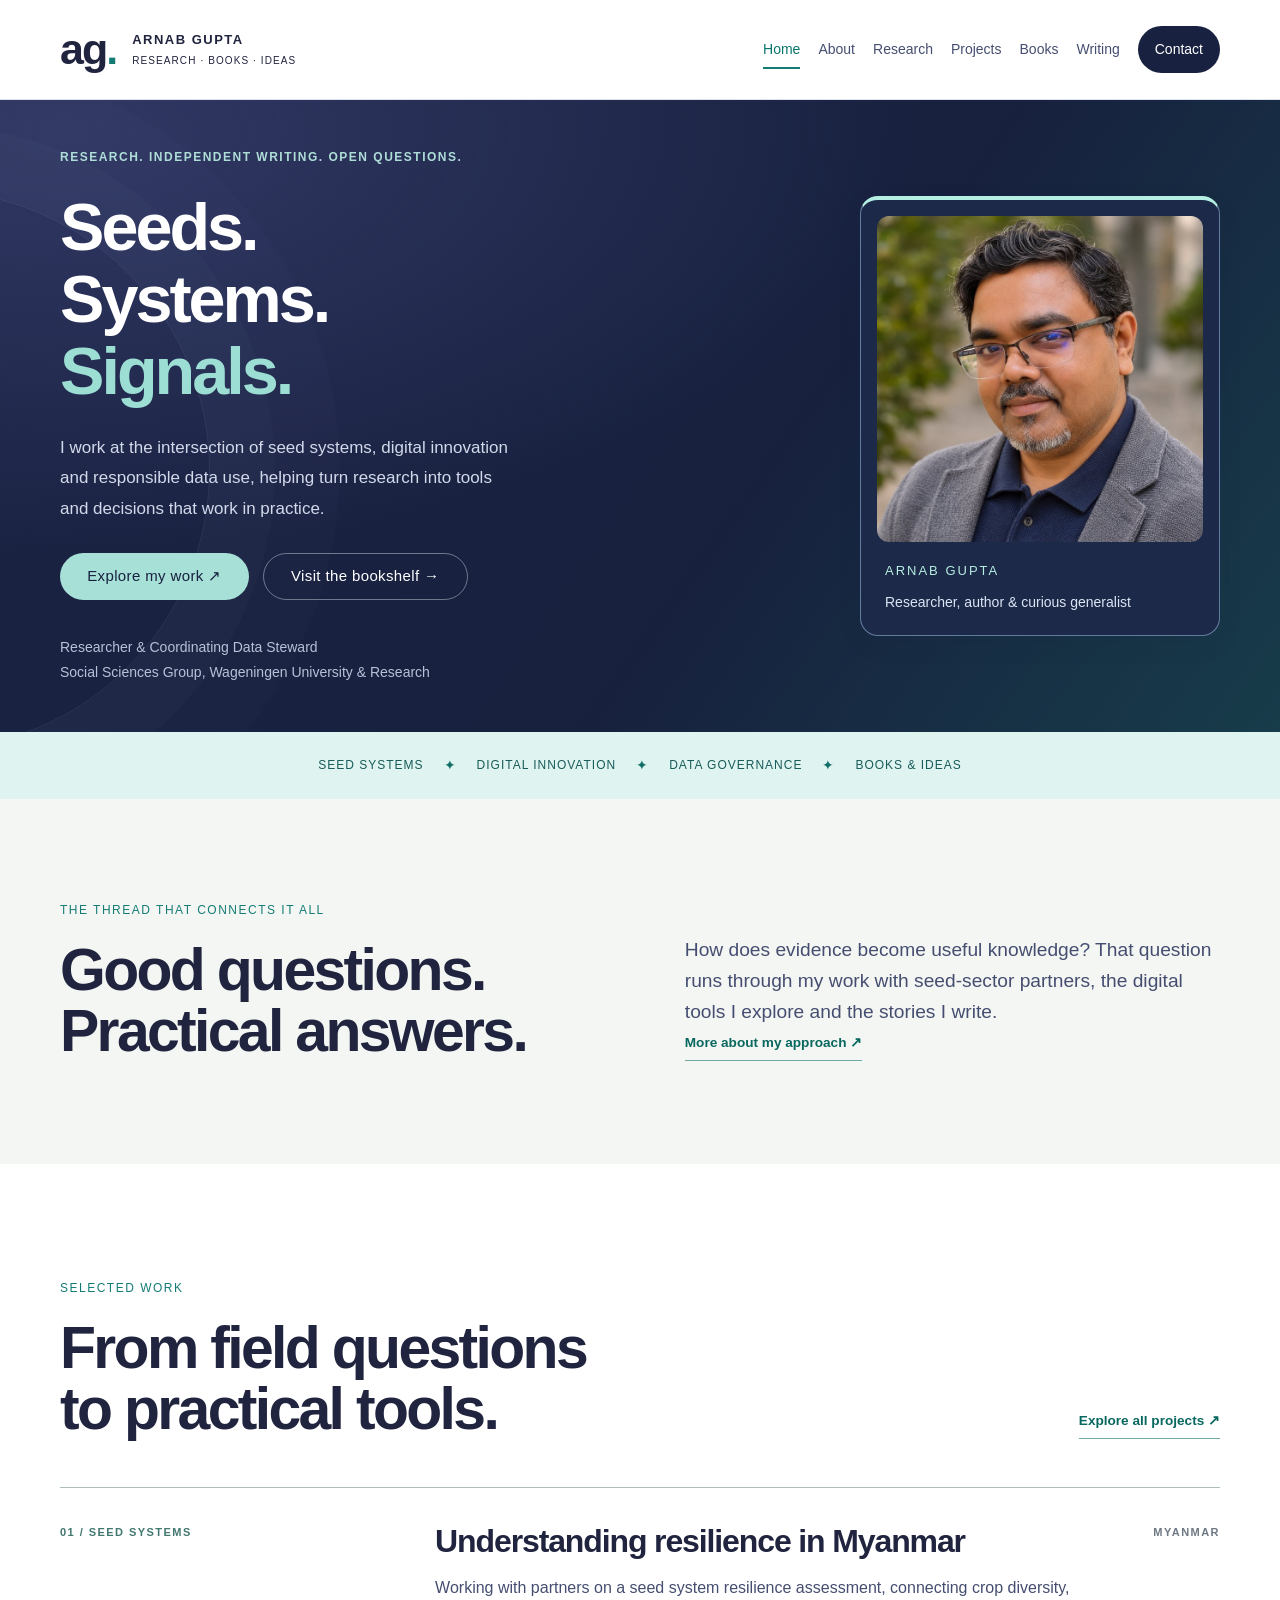
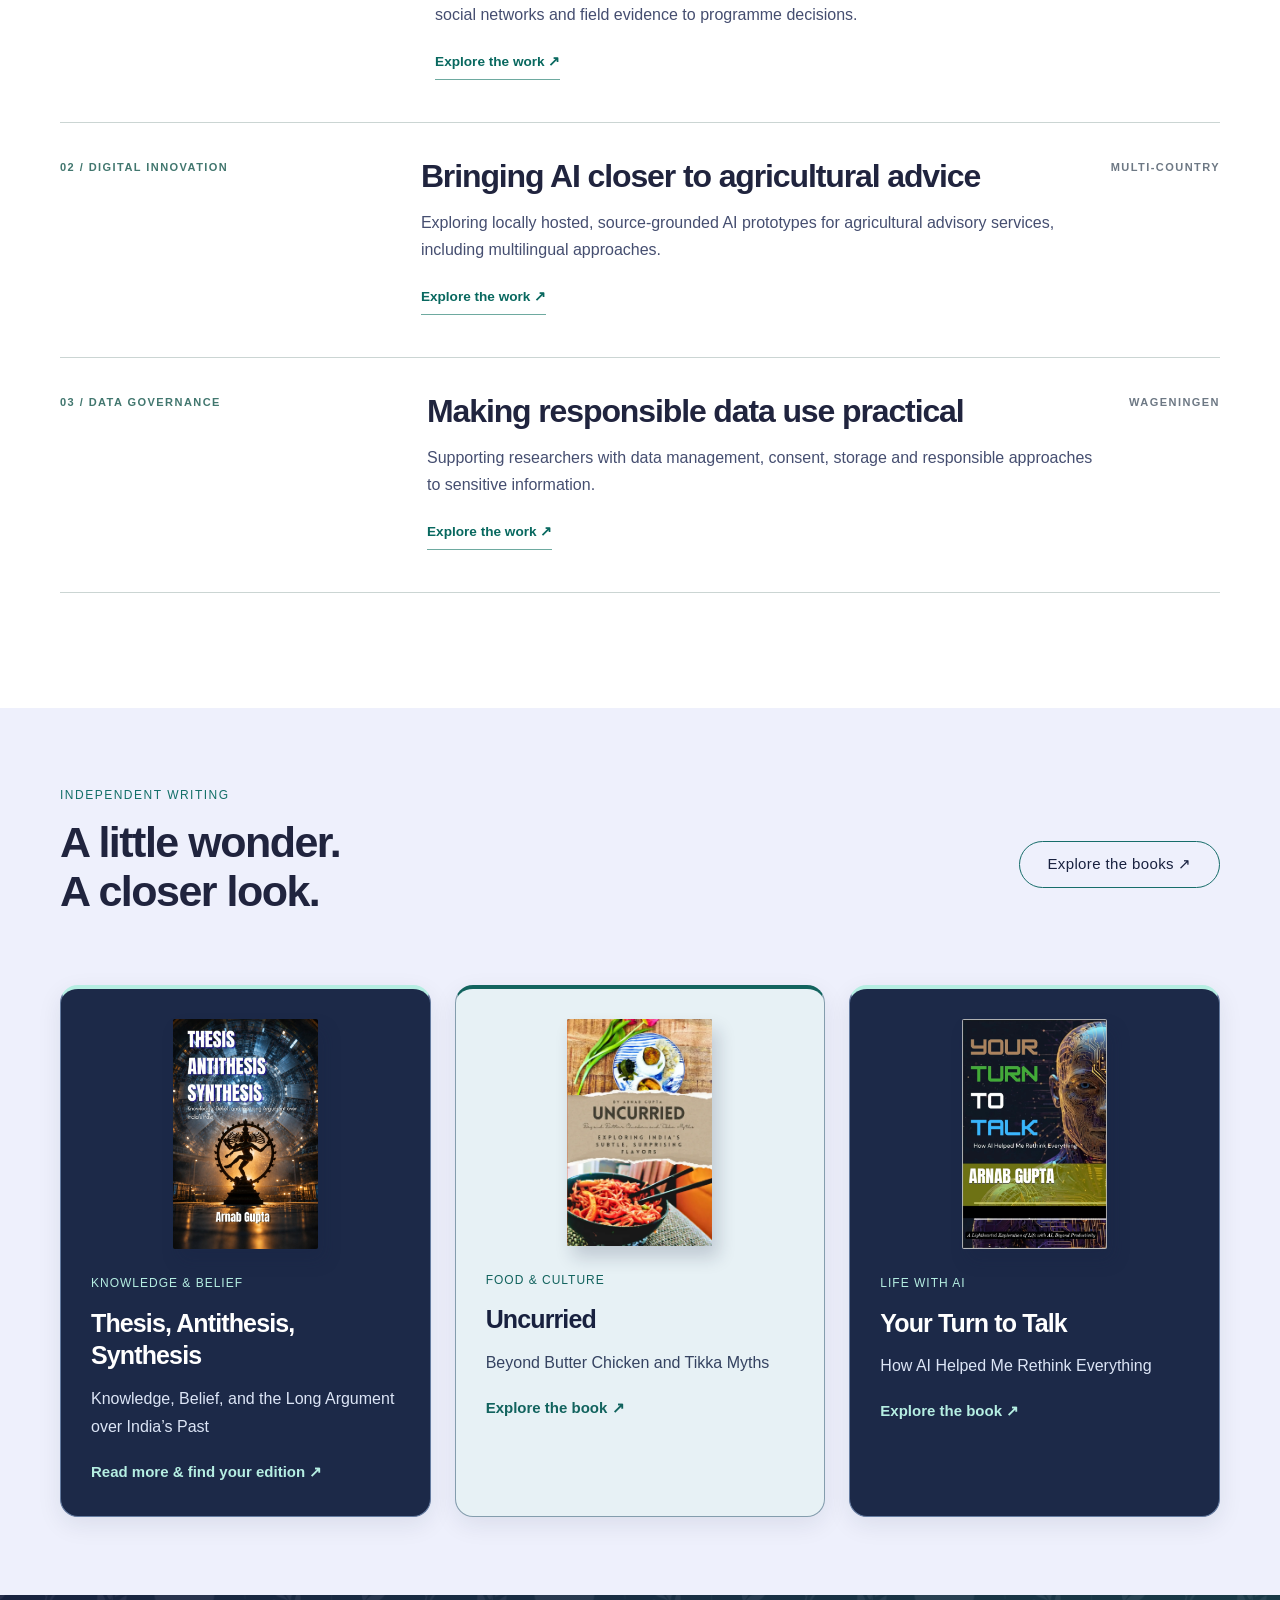
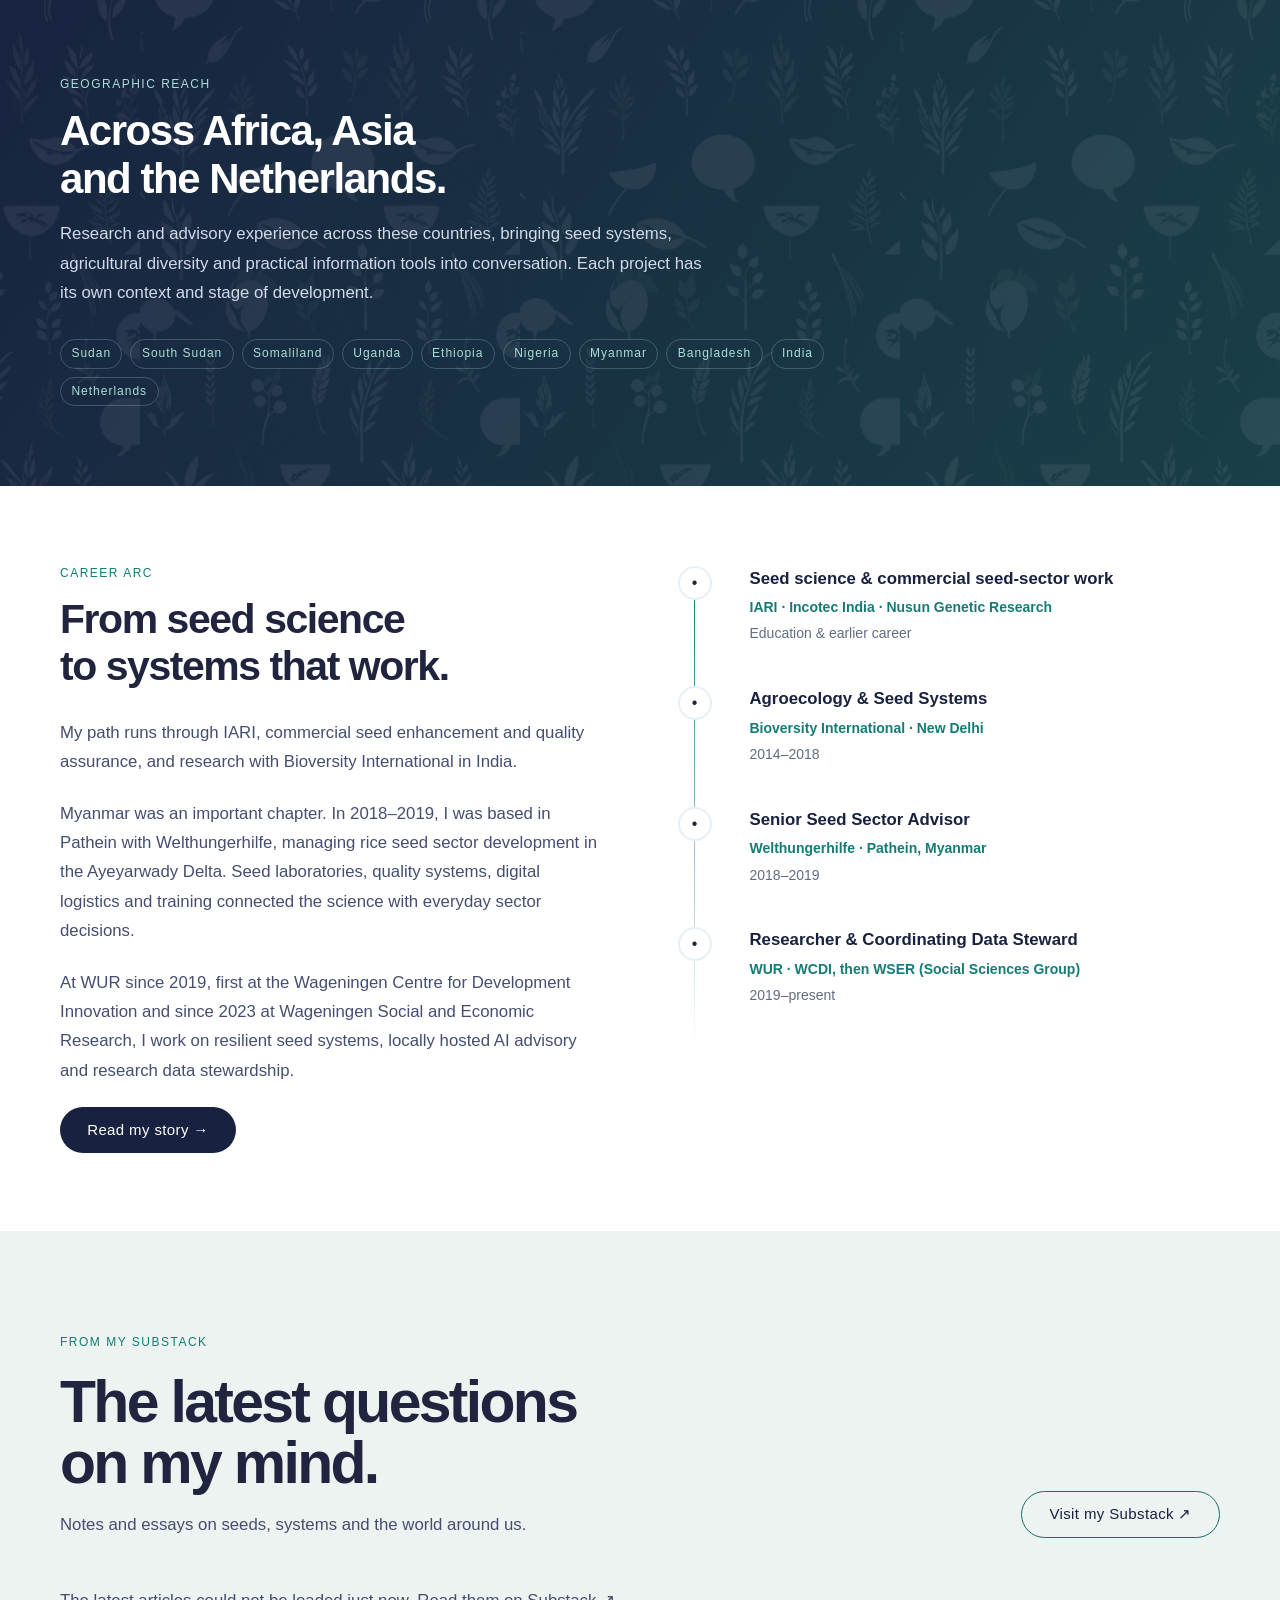
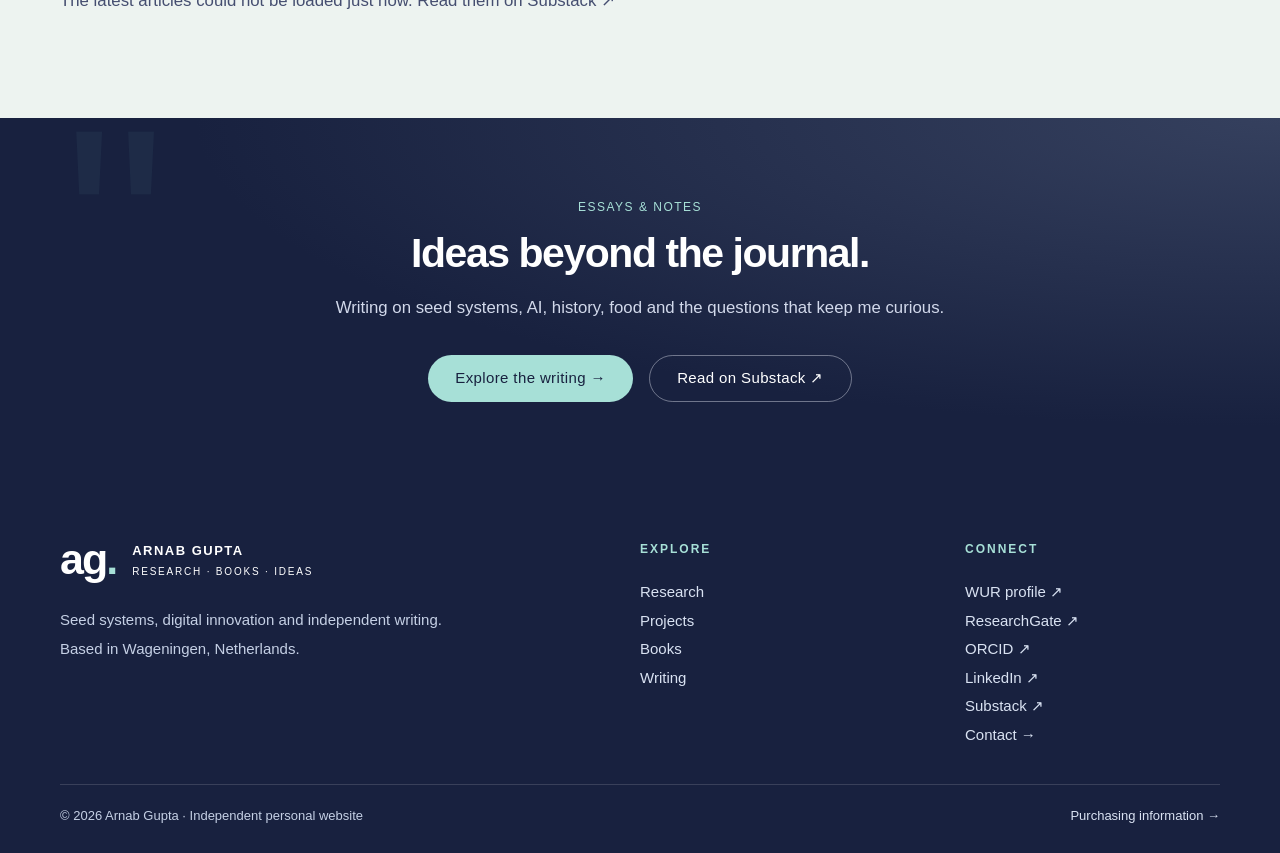
<file: index.html>
<!doctype html><html lang="en"><head><meta charset="utf-8"><meta name="viewport" content="width=device-width,initial-scale=1"><title>Arnab Gupta | Seed Systems, Digital Agriculture &amp; Data Governance</title><meta name="description" content="Arnab Gupta is a researcher and Coordinating Data Steward at Wageningen University &amp; Research, working on seed systems, digital agriculture and responsible data use.">
<link rel="canonical" href="https://arnabgupta.nl/">
<meta property="og:type" content="website">
<meta property="og:site_name" content="Arnab Gupta">
<meta property="og:title" content="Arnab Gupta | Seed Systems, Digital Agriculture &amp; Data Governance">
<meta property="og:description" content="Arnab Gupta is a researcher and Coordinating Data Steward at Wageningen University &amp; Research, working on seed systems, digital agriculture and responsible data use.">
<meta property="og:url" content="https://arnabgupta.nl/">
<meta property="og:image" content="https://arnabgupta.nl/assets/photos/arnab-gupta-share.jpg">
<meta name="twitter:card" content="summary_large_image">
<meta name="author" content="Arnab Gupta">
<script type="application/ld+json">{"@context":"https://schema.org","@graph":[{"@type":"WebSite","@id":"https://arnabgupta.nl/#website","url":"https://arnabgupta.nl/","name":"Arnab Gupta","publisher":{"@id":"https://arnabgupta.nl/#person"}},{"@type":"Person","@id":"https://arnabgupta.nl/#person","name":"Arnab Gupta","honorificSuffix":"PhD","url":"https://arnabgupta.nl/","image":"https://arnabgupta.nl/assets/photos/arnab-gupta-home.jpg","jobTitle":"Researcher and Coordinating Data Steward","worksFor":{"@type":"Organization","name":"Wageningen University & Research","url":"https://www.wur.nl/","department":{"@type":"Organization","name":"Wageningen Social and Economic Research"}},"alumniOf":[{"@type":"CollegeOrUniversity","name":"Indian Agricultural Research Institute (IARI)"},{"@type":"CollegeOrUniversity","name":"Bidhan Chandra Krishi Viswavidyalaya (BCKV)"}],"knowsAbout":["Seed systems","Seed system resilience","Community seed banks","Seed quality assurance","Digital agriculture","Locally hosted AI and retrieval-augmented generation","Research data management","Data governance"],"knowsLanguage":["English","Bengali","Hindi","Dutch"],"address":{"@type":"PostalAddress","addressLocality":"Wageningen","addressCountry":"NL"},"sameAs":["https://www.wur.nl/en/persons/arnab-gupta","https://www.researchgate.net/profile/Arnab-Gupta-2","https://orcid.org/0000-0002-5672-5735","https://www.linkedin.com/in/arnab-gupta-4198271b","https://arnabgupta9.substack.com"]}]}</script><meta name="theme-color" content="#18213f"><link rel="icon" href="assets/books/favicon.svg" type="image/svg+xml"><link rel="stylesheet" href="css/style.css?v=cv-2"><link rel="stylesheet" href="css/unified.css?v=cv-3"><link rel="stylesheet" href="css/editorial.css"></head><body class="portfolio-page">
<a class="skip" href="#main">Skip to content</a>
<header class="header site-header"><a class="brand" href="./index.html" aria-label="Arnab Gupta home"><span class="monogram">ag<span>.</span></span><span>ARNAB GUPTA<small>RESEARCH · BOOKS · IDEAS</small></span></a><button class="menu-toggle" aria-label="Open navigation" aria-expanded="false" aria-controls="navigation">Menu <span aria-hidden="true">☰</span></button><nav id="navigation" aria-label="Main navigation"><a href="./index.html" aria-current="page">Home</a><a href="./pages/about.html">About</a><a href="./pages/research.html">Research</a><a href="./pages/projects.html">Projects</a><a href="./books/">Books</a><a href="./pages/writing.html">Writing</a><a href="./pages/contact.html" class="nav-shop">Contact</a></nav></header><noscript><style>.site-header.header{height:auto;min-height:85px;flex-wrap:wrap;padding-top:16px;padding-bottom:16px}.site-header #navigation{display:flex;position:static;padding:8px 0;box-shadow:none;width:100%;gap:18px;flex-wrap:wrap}.site-header .menu-toggle{display:none}</style></noscript>
<main id="main"><section class="home-hero"><div class="wrap home-grid"><div class="home-copy fade-up"><p class="eyebrow">RESEARCH. INDEPENDENT WRITING. OPEN QUESTIONS.</p><h1>Seeds.<br>Systems.<br><span>Signals.</span></h1><p class="home-lead">I work at the intersection of seed systems, digital innovation and responsible data use, helping turn research into tools and decisions that work in practice.</p><div class="home-actions"><a class="btn btn-mint" href="pages/projects.html">Explore my work ↗</a><a class="btn btn-wh" href="books/">Visit the bookshelf →</a></div><p class="home-note">Researcher &amp; Coordinating Data Steward<br>Social Sciences Group, Wageningen University &amp; Research</p></div><figure class="home-portrait fade-up"><img src="assets/photos/arnab-gupta-home.jpg" alt="Portrait of Arnab Gupta" width="760" height="760" fetchpriority="high" decoding="async"><figcaption><span>ARNAB GUPTA</span>Researcher, author &amp; curious generalist</figcaption></figure></div></section>
<div class="home-ribbon"><span>SEED SYSTEMS</span><i aria-hidden="true">✦</i><span>DIGITAL INNOVATION</span><i aria-hidden="true">✦</i><span>DATA GOVERNANCE</span><i aria-hidden="true">✦</i><span>BOOKS &amp; IDEAS</span></div>

<section class="editorial-intro"><div class="wrap editorial-intro-grid"><div><span class="label">THE THREAD THAT CONNECTS IT ALL</span><h2>Good questions.<br>Practical answers.</h2></div><div><p>How does evidence become useful knowledge? That question runs through my work with seed-sector partners, the digital tools I explore and the stories I write.</p><a class="editorial-link" href="pages/about.html">More about my approach ↗</a></div></div></section>
<section class="selected-work"><div class="wrap"><div class="selected-head"><div><span class="label">SELECTED WORK</span><h2>From field questions<br>to practical tools.</h2></div><a class="editorial-link" href="pages/projects.html">Explore all projects ↗</a></div>
<div class="work-list">
<article class="work-row"><span class="work-number">01 / SEED SYSTEMS</span><div><h3>Understanding resilience in Myanmar</h3><p>Working with partners on a seed system resilience assessment, connecting crop diversity, social networks and field evidence to programme decisions.</p><a href="pages/projects.html">Explore the work ↗</a></div><span class="work-place">MYANMAR</span></article>
<article class="work-row"><span class="work-number">02 / DIGITAL INNOVATION</span><div><h3>Bringing AI closer to agricultural advice</h3><p>Exploring locally hosted, source-grounded AI prototypes for agricultural advisory services, including multilingual approaches.</p><a href="pages/projects.html">Explore the work ↗</a></div><span class="work-place">MULTI-COUNTRY</span></article>
<article class="work-row"><span class="work-number">03 / DATA GOVERNANCE</span><div><h3>Making responsible data use practical</h3><p>Supporting researchers with data management, consent, storage and responsible approaches to sensitive information.</p><a href="pages/projects.html">Explore the work ↗</a></div><span class="work-place">WAGENINGEN</span></article>
</div></div></section>
<section class="sec home-books"><div class="wrap"><div class="section-top"><div><span class="label">INDEPENDENT WRITING</span><h2>A little wonder.<br>A closer look.</h2></div><a class="btn btn-ol" href="books/">Explore the books ↗</a></div><div class="home-book-grid">
<a class="home-book-card fade-up" href="books/#books"><div class="home-cover"><img src="assets/books/thesis-cover.jpg" alt="Thesis, Antithesis, Synthesis book cover" width="1248" height="1992" loading="lazy" decoding="async"></div><div><span class="label">KNOWLEDGE &amp; BELIEF</span><h3>Thesis, Antithesis, Synthesis</h3><p>Knowledge, Belief, and the Long Argument over India’s Past</p><span class="card-link">Read more &amp; find your edition ↗</span></div></a>
<a class="home-book-card fade-up" href="books/#uncurried"><div class="home-cover home-cover-spread"><img src="assets/books/uncurried-wrap.webp" alt="Front cover of Uncurried" width="1400" height="1038" loading="lazy" decoding="async"></div><div><span class="label">FOOD &amp; CULTURE</span><h3>Uncurried</h3><p>Beyond Butter Chicken and Tikka Myths</p><span class="card-link">Explore the book ↗</span></div></a>
<a class="home-book-card fade-up" href="books/#your-turn-to-talk"><div class="home-cover"><img src="assets/books/your-turn-to-talk.webp" alt="Your Turn to Talk book cover" width="943" height="1500" loading="lazy" decoding="async"></div><div><span class="label">LIFE WITH AI</span><h3>Your Turn to Talk</h3><p>How AI Helped Me Rethink Everything</p><span class="card-link">Explore the book ↗</span></div></a>
</div></div></section>

<div class="geo-strip">
  <div class="geo-bg"></div>
  <div class="wrap geo-content">
    <div class="geo-inner">
      <div class="geo-text">
        <span class="label" style="color:var(--amber-3);">Geographic Reach</span>
        <h2>Across Africa, Asia<br>and the Netherlands.</h2>
        <p>Research and advisory experience across these countries, bringing seed systems, agricultural diversity and practical information tools into conversation. Each project has its own context and stage of development.</p>
        <div class="geo-countries">
          <span class="geo-country">Sudan</span><span class="geo-country">South Sudan</span>
          <span class="geo-country">Somaliland</span><span class="geo-country">Uganda</span>
          <span class="geo-country">Ethiopia</span><span class="geo-country">Nigeria</span>
          <span class="geo-country">Myanmar</span><span class="geo-country">Bangladesh</span>
          <span class="geo-country">India</span>
          <span class="geo-country">Netherlands</span>
        </div>
      </div>

    </div>
  </div>
</div>



<section class="sec"><div class="wrap content-split"><div><span class="label">Career arc</span><h2>From seed science<br>to systems that work.</h2><p>My path runs through IARI, commercial seed enhancement and quality assurance, and research with Bioversity International in India.</p><p>Myanmar was an important chapter. In 2018–2019, I was based in Pathein with Welthungerhilfe, managing rice seed sector development in the Ayeyarwady Delta. Seed laboratories, quality systems, digital logistics and training connected the science with everyday sector decisions.</p><p>At WUR since 2019, first at the Wageningen Centre for Development Innovation and since 2023 at Wageningen Social and Economic Research, I work on resilient seed systems, locally hosted AI advisory and research data stewardship.</p><a class="btn btn-dk" href="pages/about.html">Read my story →</a></div><div class="tl"><div class="tl-item"><div class="tl-dot" aria-hidden="true">•</div><div class="tl-body"><h4>Seed science &amp; commercial seed-sector work</h4><div class="tl-org">IARI · Incotec India · Nusun Genetic Research</div><div class="tl-period">Education &amp; earlier career</div><p></p></div></div><div class="tl-item"><div class="tl-dot" aria-hidden="true">•</div><div class="tl-body"><h4>Agroecology &amp; Seed Systems</h4><div class="tl-org">Bioversity International · New Delhi</div><div class="tl-period">2014–2018</div><p></p></div></div><div class="tl-item"><div class="tl-dot" aria-hidden="true">•</div><div class="tl-body"><h4>Senior Seed Sector Advisor</h4><div class="tl-org">Welthungerhilfe · Pathein, Myanmar</div><div class="tl-period">2018–2019</div><p></p></div></div><div class="tl-item"><div class="tl-dot" aria-hidden="true">•</div><div class="tl-body"><h4>Researcher &amp; Coordinating Data Steward</h4><div class="tl-org">WUR · WCDI, then WSER (Social Sciences Group)</div><div class="tl-period">2019–present</div><p></p></div></div></div></div></section>


<section class="latest-writing" aria-labelledby="latest-writing-heading"><div class="wrap"><div class="latest-heading"><div><span class="label">FROM MY SUBSTACK</span><h2 id="latest-writing-heading">The latest questions<br>on my mind.</h2><p>Notes and essays on seeds, systems and the world around us.</p></div><a class="btn btn-ol" href="https://arnabgupta9.substack.com" target="_blank" rel="noopener noreferrer">Visit my Substack ↗</a></div><div class="article-grid" id="latest-articles" aria-live="polite"><p class="article-status">Loading the latest articles…</p></div><noscript><p>See the latest articles on <a href="https://arnabgupta9.substack.com">Substack</a>.</p></noscript></div></section><section class="writing-band"><div class="wrap"><span class="label">ESSAYS &amp; NOTES</span><h2>Ideas beyond the journal.</h2><p>Writing on seed systems, AI, history, food and the questions that keep me curious.</p><div class="btns"><a class="btn btn-mint" href="pages/writing.html">Explore the writing →</a><a class="btn btn-wh" href="https://arnabgupta9.substack.com" target="_blank" rel="noopener noreferrer">Read on Substack ↗</a></div></div></section></main>
<footer class="site-footer"><div class="wrap footer-grid"><div><a class="brand" href="./index.html"><span class="monogram">ag<span>.</span></span><span>ARNAB GUPTA<small>RESEARCH · BOOKS · IDEAS</small></span></a><p>Seed systems, digital innovation and independent writing.<br>Based in Wageningen, Netherlands.</p></div><div><p class="eyebrow">EXPLORE</p><a href="./pages/research.html">Research</a><a href="./pages/projects.html">Projects</a><a href="./books/">Books</a><a href="./pages/writing.html">Writing</a></div><div><p class="eyebrow">CONNECT</p><a href="https://www.wur.nl/en/persons/arnab-gupta" target="_blank" rel="noopener noreferrer">WUR profile ↗</a><a href="https://www.researchgate.net/profile/Arnab-Gupta-2" target="_blank" rel="noopener noreferrer">ResearchGate ↗</a><a href="https://orcid.org/0000-0002-5672-5735" target="_blank" rel="noopener noreferrer">ORCID ↗</a><a href="https://www.linkedin.com/in/arnab-gupta-4198271b" target="_blank" rel="noopener noreferrer">LinkedIn ↗</a><a href="https://arnabgupta9.substack.com" target="_blank" rel="noopener noreferrer">Substack ↗</a><a href="./pages/contact.html">Contact →</a></div></div><div class="wrap footer-bottom"><p>© <span id="year">2026</span> Arnab Gupta · Independent personal website</p><a href="./books/#practical">Purchasing information →</a></div></footer>
<script src="js/components.js"></script><script src="js/main.js"></script><script src="js/latest-writing.js" defer></script></body></html>
</file>
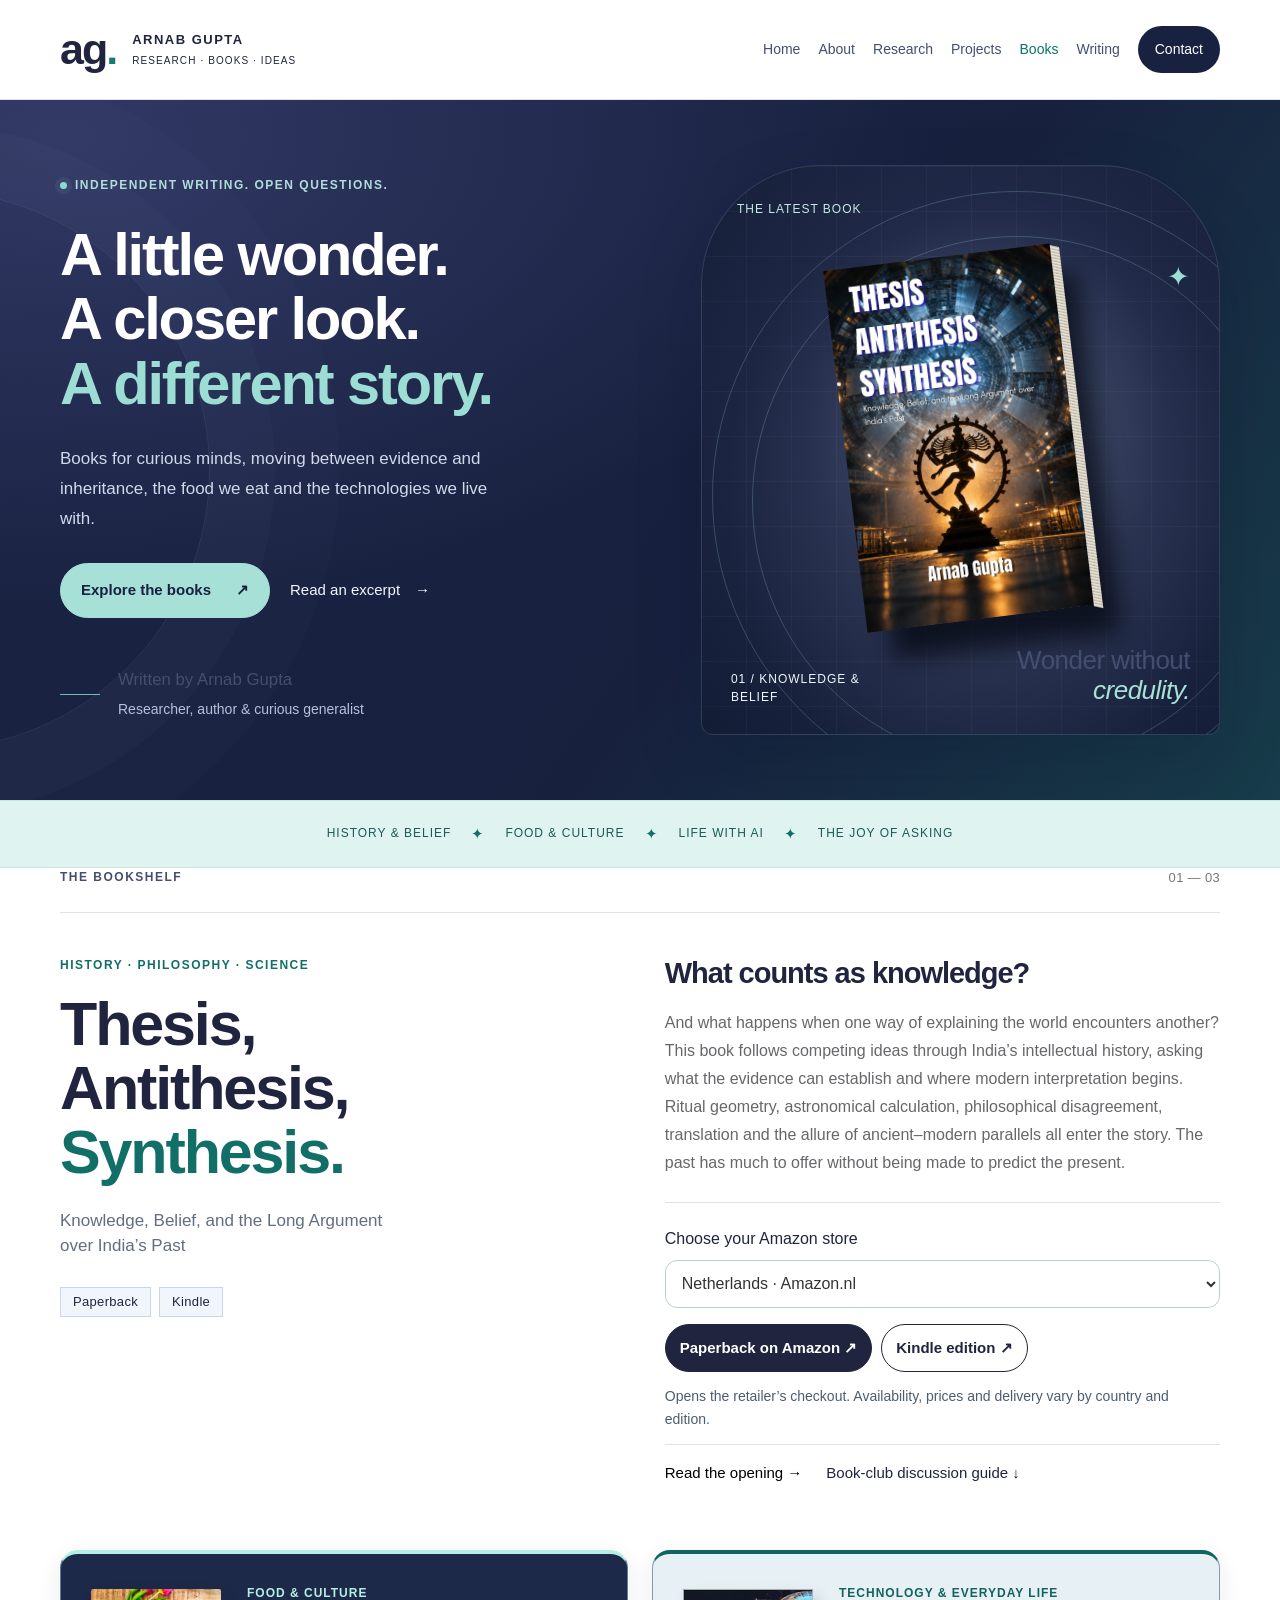
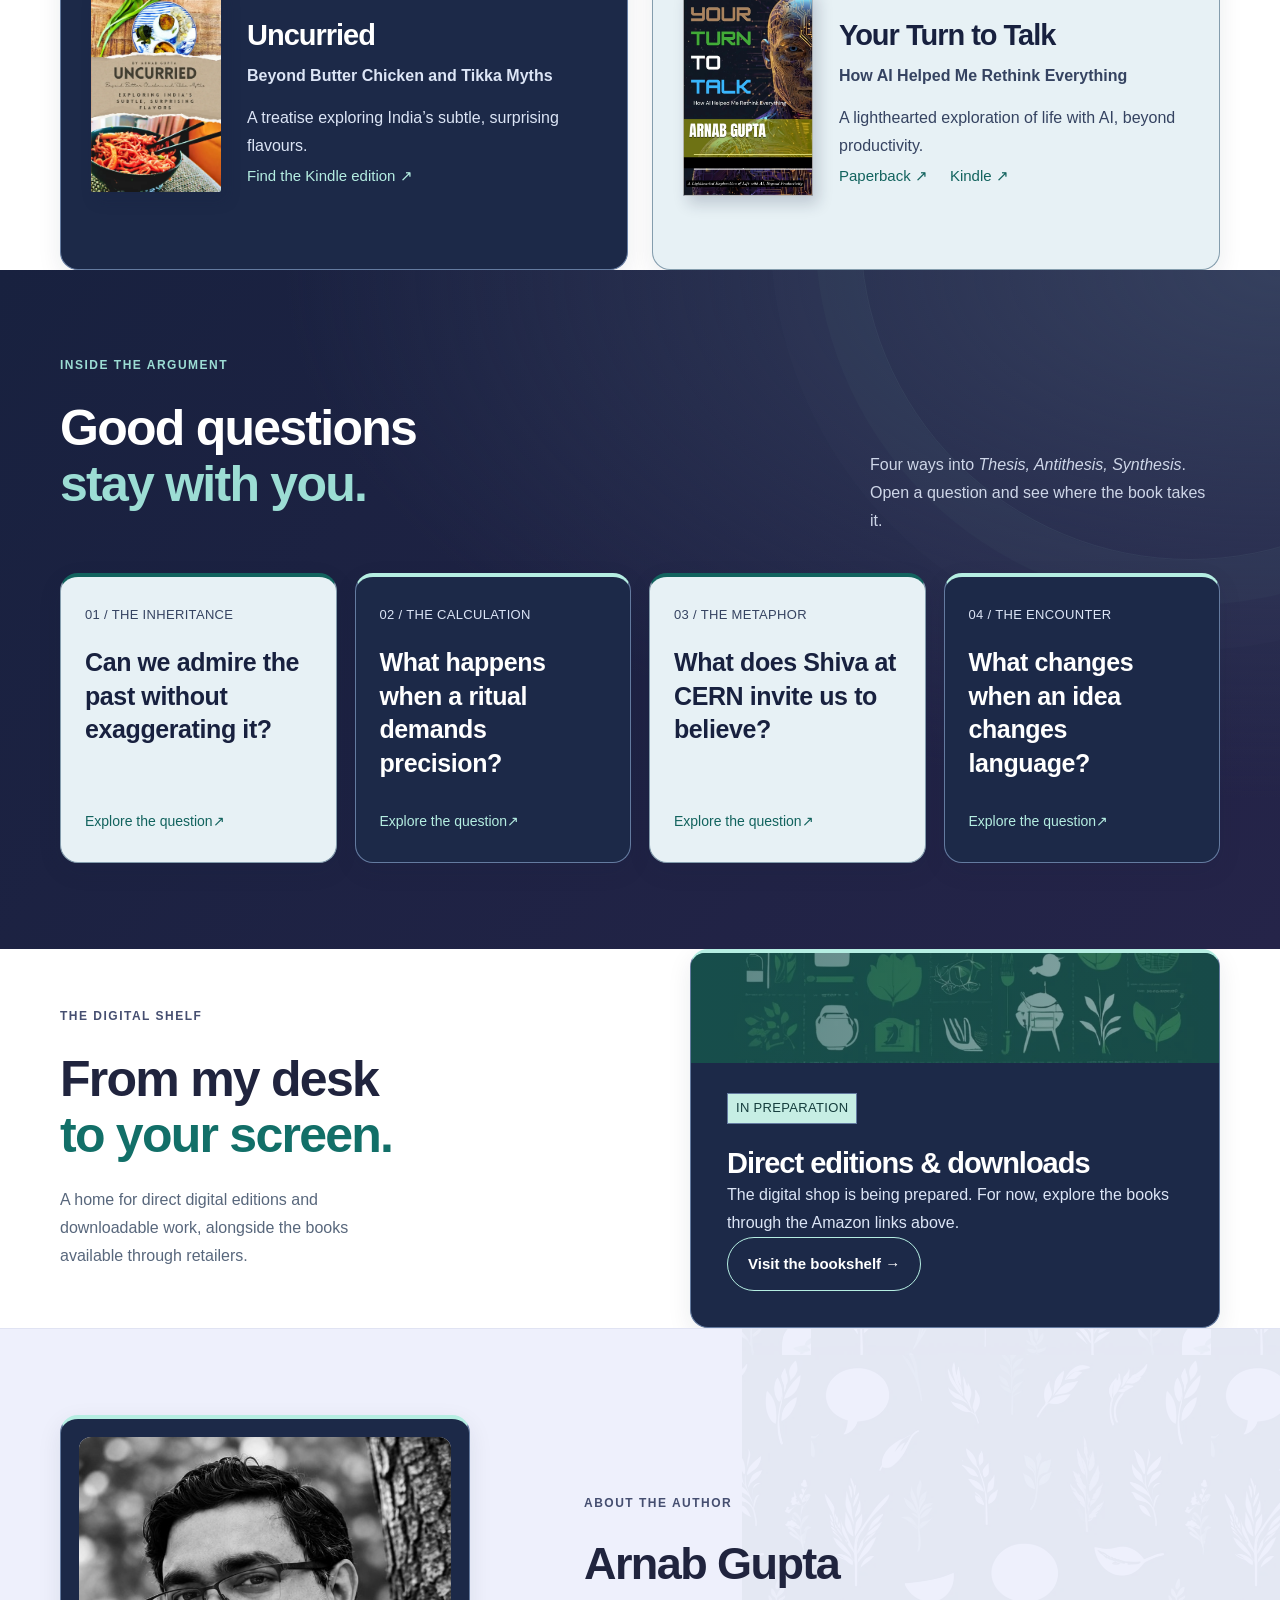
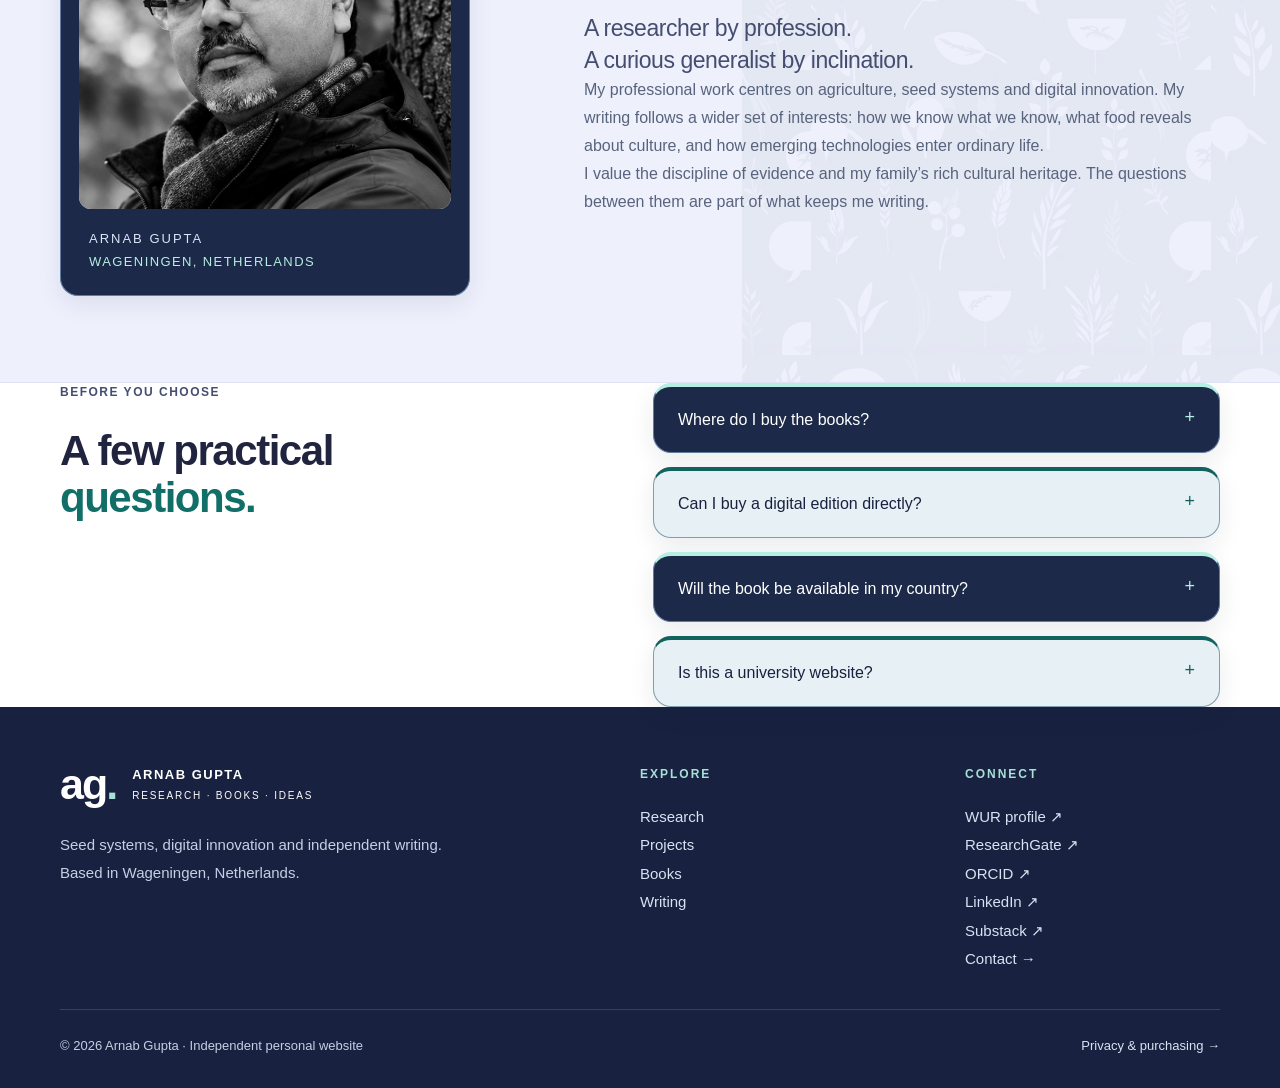
<file: books/index.html>
<!doctype html>
<html lang="en">
<head>
  <meta charset="utf-8"><meta name="viewport" content="width=device-width, initial-scale=1">
  <title>Books by Arnab Gupta | History, Food &amp; Life with AI</title>
  <meta name="description" content="Books by Arnab Gupta on India’s intellectual history, food and life with AI. Explore the books, read an excerpt and find your preferred edition.">
<link rel="canonical" href="https://arnabgupta.nl/books/">
<meta property="og:type" content="website">
<meta property="og:site_name" content="Arnab Gupta">
<meta property="og:title" content="Books by Arnab Gupta | History, Food &amp; Life with AI">
<meta property="og:description" content="Books by Arnab Gupta on India’s intellectual history, food and life with AI. Explore the books, read an excerpt and find your preferred edition.">
<meta property="og:url" content="https://arnabgupta.nl/books/">
<meta property="og:image" content="https://arnabgupta.nl/assets/books/thesis-cover.jpg">
<meta name="twitter:card" content="summary_large_image">
<meta name="author" content="Arnab Gupta">
<script type="application/ld+json">{"@context":"https://schema.org","@graph":[{"@type":"Book","name":"Thesis, Antithesis, Synthesis","alternateName":"Knowledge, Belief, and the Long Argument over India’s Past","url":"https://arnabgupta.nl/books/#books","image":"https://arnabgupta.nl/assets/books/thesis-cover.jpg","inLanguage":"en","author":{"@type":"Person","@id":"https://arnabgupta.nl/#person","name":"Arnab Gupta"},"sameAs":["https://www.amazon.nl/dp/B0HML921BQ","https://www.amazon.nl/dp/B0HMJNJ7VN"]},{"@type":"Book","name":"Uncurried","alternateName":"Beyond Butter Chicken and Tikka Myths","url":"https://arnabgupta.nl/books/#uncurried","image":"https://arnabgupta.nl/assets/books/uncurried-wrap.webp","inLanguage":"en","author":{"@type":"Person","@id":"https://arnabgupta.nl/#person","name":"Arnab Gupta"},"sameAs":["https://www.amazon.nl/dp/B0DS2QLDKL"]},{"@type":"Book","name":"Your Turn to Talk","alternateName":"How AI Helped Me Rethink Everything","url":"https://arnabgupta.nl/books/#your-turn-to-talk","image":"https://arnabgupta.nl/assets/books/your-turn-to-talk.webp","inLanguage":"en","author":{"@type":"Person","@id":"https://arnabgupta.nl/#person","name":"Arnab Gupta"},"sameAs":["https://www.amazon.nl/dp/B0DRVMP7KD","https://www.amazon.nl/dp/B0DLWZWVFP"]}]}</script>
  <meta name="theme-color" content="#171e34">
  <link rel="icon" href="../assets/books/favicon.svg" type="image/svg+xml"><link rel="stylesheet" href="../css/style.css?v=cv-2"><link rel="stylesheet" href="../css/books.css?v=cv-2"><link rel="stylesheet" href="../css/unified.css?v=cv-3">
  <script src="../js/shop-config.js" defer></script><script src="../js/books.js?v=cv-2" defer></script>
</head>
<body class="books-page">

<a class="skip" href="#main">Skip to content</a>
<header class="header site-header"><a class="brand" href="../index.html" aria-label="Arnab Gupta home"><span class="monogram">ag<span>.</span></span><span>ARNAB GUPTA<small>RESEARCH · BOOKS · IDEAS</small></span></a><button class="menu-toggle" aria-label="Open navigation" aria-expanded="false" aria-controls="navigation">Menu <span aria-hidden="true">☰</span></button><nav id="navigation" aria-label="Main navigation"><a href="../index.html">Home</a><a href="../pages/about.html">About</a><a href="../pages/research.html">Research</a><a href="../pages/projects.html">Projects</a><a href="../books/" aria-current="page">Books</a><a href="../pages/writing.html">Writing</a><a href="../pages/contact.html" class="nav-shop">Contact</a></nav></header><noscript><style>.site-header.header{height:auto;min-height:85px;flex-wrap:wrap;padding-top:16px;padding-bottom:16px}.site-header #navigation{display:flex;position:static;padding:8px 0;box-shadow:none;width:100%;gap:18px;flex-wrap:wrap}.site-header .menu-toggle{display:none}</style></noscript>
<main id="main">
<section class="hero wrap">
  <div class="hero-copy"><p class="eyebrow"><span></span>INDEPENDENT WRITING. OPEN QUESTIONS.</p><h1>A little wonder.<br>A closer look.<br><em>A different story.</em></h1><p class="lead">Books for curious minds, moving between evidence and inheritance, the food we eat and the technologies we live with.</p><div class="actions"><a class="button dark" href="#books">Explore the books <span aria-hidden="true">↗</span></a><button class="text-button" data-open="excerpt">Read an excerpt <span aria-hidden="true">→</span></button></div><div class="hero-foot"><span class="line"></span><p>Written by Arnab Gupta<br><small>Researcher, author & curious generalist</small></p></div></div>
  <div class="hero-art"><div class="art-grid" aria-hidden="true"></div><div class="orbit orbit-one" aria-hidden="true"></div><div class="orbit orbit-two" aria-hidden="true"></div><span class="art-label">THE LATEST BOOK</span><div class="book-object"><img src="../assets/books/thesis-cover.jpg" alt="Cover of Thesis, Antithesis, Synthesis by Arnab Gupta" width="1248" height="1992" fetchpriority="high"></div><div class="art-caption"><span>01 / KNOWLEDGE & BELIEF</span><p>Wonder without<br><em>credulity.</em></p></div></div>
</section>
<div class="topic-ribbon" aria-label="Topics"><span>HISTORY & BELIEF</span><i>✦</i><span>FOOD & CULTURE</span><i>✦</i><span>LIFE WITH AI</span><i>✦</i><span>THE JOY OF ASKING</span></div>
<section class="featured wrap section" id="books"><div class="section-heading"><p class="eyebrow">THE BOOKSHELF</p><span>01 — 03</span></div><div class="featured-grid"><div class="featured-title"><p class="category">HISTORY · PHILOSOPHY · SCIENCE</p><h2>Thesis,<br>Antithesis,<br><em>Synthesis.</em></h2><p class="subtitle">Knowledge, Belief, and the Long Argument over India’s Past</p><div class="format-badges"><span>Paperback</span><span>Kindle</span></div></div><div class="featured-detail"><h3>What counts as knowledge?</h3><p>And what happens when one way of explaining the world encounters another? This book follows competing ideas through India’s intellectual history, asking what the evidence can establish and where modern interpretation begins.</p><p>Ritual geometry, astronomical calculation, philosophical disagreement, translation and the allure of ancient–modern parallels all enter the story. The past has much to offer without being made to predict the present.</p><div class="purchase"><label for="marketplace">Choose your Amazon store</label><select id="marketplace"><option value="nl">Netherlands · Amazon.nl</option><option value="com">United States · Amazon.com</option><option value="uk">United Kingdom · Amazon.co.uk</option><option value="de">Germany · Amazon.de</option><option value="in">India · Amazon.in</option><option value="se">Sweden · Amazon.se</option></select><div class="actions retailer-actions"><a class="button dark amazon-link" data-asin="B0HML921BQ" href="https://www.amazon.nl/dp/B0HML921BQ" target="_blank" rel="noopener noreferrer">Paperback on Amazon ↗</a><a class="button outline amazon-link" data-asin="B0HMJNJ7VN" href="https://www.amazon.nl/dp/B0HMJNJ7VN" target="_blank" rel="noopener noreferrer">Kindle edition ↗</a></div><a id="lulu-featured" class="text-button" hidden target="_blank" rel="noopener noreferrer">Order from Lulu ↗</a><p class="fine-print">Opens the retailer’s checkout. Availability, prices and delivery vary by country and edition.</p></div><div class="reading-links"><button data-open="excerpt">Read the opening →</button><a href="../assets/books/reading-guide.txt" download>Book-club discussion guide ↓</a></div></div></div>
<div class="other-books"><article class="other-book food" id="uncurried"><div class="shelf-cover spread-cover"><img src="../assets/books/uncurried-wrap.webp" alt="Front cover of Uncurried by Arnab Gupta" width="1400" height="1038" loading="lazy" decoding="async"></div><div><p class="category">FOOD & CULTURE</p><h3>Uncurried</h3><p class="book-subtitle">Beyond Butter Chicken and Tikka Myths</p><p>A treatise exploring India’s subtle, surprising flavours.</p><a class="text-button amazon-link" data-asin="B0DS2QLDKL" href="https://www.amazon.nl/dp/B0DS2QLDKL" target="_blank" rel="noopener noreferrer">Find the Kindle edition ↗</a></div></article><article class="other-book ai" id="your-turn-to-talk"><div class="shelf-cover"><img src="../assets/books/your-turn-to-talk.webp" alt="Cover of Your Turn to Talk by Arnab Gupta" width="943" height="1500" loading="lazy" decoding="async"></div><div><p class="category">TECHNOLOGY & EVERYDAY LIFE</p><h3>Your Turn to Talk</h3><p class="book-subtitle">How AI Helped Me Rethink Everything</p><p>A lighthearted exploration of life with AI, beyond productivity.</p><div class="inline-links"><a class="text-button amazon-link" data-asin="B0DRVMP7KD" href="https://www.amazon.nl/dp/B0DRVMP7KD" target="_blank" rel="noopener noreferrer">Paperback ↗</a><a class="text-button amazon-link" data-asin="B0DLWZWVFP" href="https://www.amazon.nl/dp/B0DLWZWVFP" target="_blank" rel="noopener noreferrer">Kindle ↗</a></div></div></article></div></section>
<section class="ideas section" id="ideas"><div class="wrap"><div class="ideas-head"><div><p class="eyebrow">INSIDE THE ARGUMENT</p><h2>Good questions<br><em>stay with you.</em></h2></div><p>Four ways into <cite>Thesis, Antithesis, Synthesis</cite>. Open a question and see where the book takes it.</p></div><div class="ideas-grid"><button class="idea" data-open="wonder"><span class="idea-index">01 / THE INHERITANCE</span><h3>Can we admire the past without exaggerating it?</h3><span class="idea-link">Explore the question <span>↗</span></span></button><button class="idea" data-open="geometry"><span class="idea-index">02 / THE CALCULATION</span><h3>What happens when a ritual demands precision?</h3><span class="idea-link">Explore the question <span>↗</span></span></button><button class="idea" data-open="cern"><span class="idea-index">03 / THE METAPHOR</span><h3>What does Shiva at CERN invite us to believe?</h3><span class="idea-link">Explore the question <span>↗</span></span></button><button class="idea" data-open="translation"><span class="idea-index">04 / THE ENCOUNTER</span><h3>What changes when an idea changes language?</h3><span class="idea-link">Explore the question <span>↗</span></span></button></div></div></section>
<section class="direct wrap section" id="direct"><div><p class="eyebrow">THE DIGITAL SHELF</p><h2>From my desk<br><em>to your screen.</em></h2><p>A home for direct digital editions and downloadable work, alongside the books available through retailers.</p></div><div class="direct-panel" id="direct-panel"><div class="shop-illustration" aria-hidden="true"><img src="../assets/books/seed-pattern.webp" alt="" width="784" height="1176" loading="lazy" decoding="async"></div><span class="small-stamp">IN PREPARATION</span><h3>Direct editions & downloads</h3><p>The digital shop is being prepared. For now, explore the books through the Amazon links above.</p><a class="button outline" href="#books">Visit the bookshelf →</a></div></section>
<section class="about section" id="about"><div class="wrap about-grid"><figure class="author-portrait"><div class="portrait-frame"><img src="../assets/photos/arnab-gupta-author-bw.jpg" alt="Black-and-white portrait of Arnab Gupta leaning against a tree" width="618" height="618" loading="lazy" decoding="async"></div><figcaption>ARNAB GUPTA<span>WAGENINGEN, NETHERLANDS</span></figcaption></figure><div><p class="eyebrow">ABOUT THE AUTHOR</p><h2>Arnab Gupta</h2><p class="about-lead">A researcher by profession.<br>A curious generalist by inclination.</p><p>My professional work centres on agriculture, seed systems and digital innovation. My writing follows a wider set of interests: how we know what we know, what food reveals about culture, and how emerging technologies enter ordinary life.</p><p>I value the discipline of evidence and my family’s rich cultural heritage. The questions between them are part of what keeps me writing.</p></div></div></section>
<section class="faq wrap section" id="practical"><div><p class="eyebrow">BEFORE YOU CHOOSE</p><h2>A few practical<br><em>questions.</em></h2></div><div class="faq-list"><details><summary>Where do I buy the books?</summary><p>The purchase buttons open Amazon in your selected country. Amazon handles payment, delivery and order support for those purchases. Any Lulu options added here will take you to Lulu’s checkout.</p></details><details><summary>Can I buy a digital edition directly?</summary><p>Direct digital editions are in preparation. When they are available, each listing will state the file format, price and delivery arrangements before you pay.</p></details><details><summary>Will the book be available in my country?</summary><p>Choose your local Amazon store and check the edition’s product page. Availability and shipping can differ between paperback and Kindle editions and between countries.</p></details><details><summary>Is this a university website?</summary><p>No. This is Arnab Gupta’s independent author website. The books and views presented here are personal work.</p></details></div></section>
</main>
<footer class="site-footer"><div class="wrap footer-grid"><div><a class="brand" href="../index.html"><span class="monogram">ag<span>.</span></span><span>ARNAB GUPTA<small>RESEARCH · BOOKS · IDEAS</small></span></a><p>Seed systems, digital innovation and independent writing.<br>Based in Wageningen, Netherlands.</p></div><div><p class="eyebrow">EXPLORE</p><a href="../pages/research.html">Research</a><a href="../pages/projects.html">Projects</a><a href="../books/">Books</a><a href="../pages/writing.html">Writing</a></div><div><p class="eyebrow">CONNECT</p><a href="https://www.wur.nl/en/persons/arnab-gupta" target="_blank" rel="noopener noreferrer">WUR profile ↗</a><a href="https://www.researchgate.net/profile/Arnab-Gupta-2" target="_blank" rel="noopener noreferrer">ResearchGate ↗</a><a href="https://orcid.org/0000-0002-5672-5735" target="_blank" rel="noopener noreferrer">ORCID ↗</a><a href="https://www.linkedin.com/in/arnab-gupta-4198271b" target="_blank" rel="noopener noreferrer">LinkedIn ↗</a><a href="https://arnabgupta9.substack.com" target="_blank" rel="noopener noreferrer">Substack ↗</a><a href="../pages/contact.html">Contact →</a></div></div><div class="wrap footer-bottom"><p>© <span id="year">2026</span> Arnab Gupta · Independent personal website</p><button class="text-button" data-open="privacy">Privacy &amp; purchasing →</button></div></footer>
<dialog id="reader"><div class="dialog-toolbar"><span>ARNAB GUPTA / THE READING ROOM</span><button id="close-reader" aria-label="Close reading room">×</button></div><div id="reader-content"></div></dialog>
<script src="../js/components.js"></script></body></html>
</file>
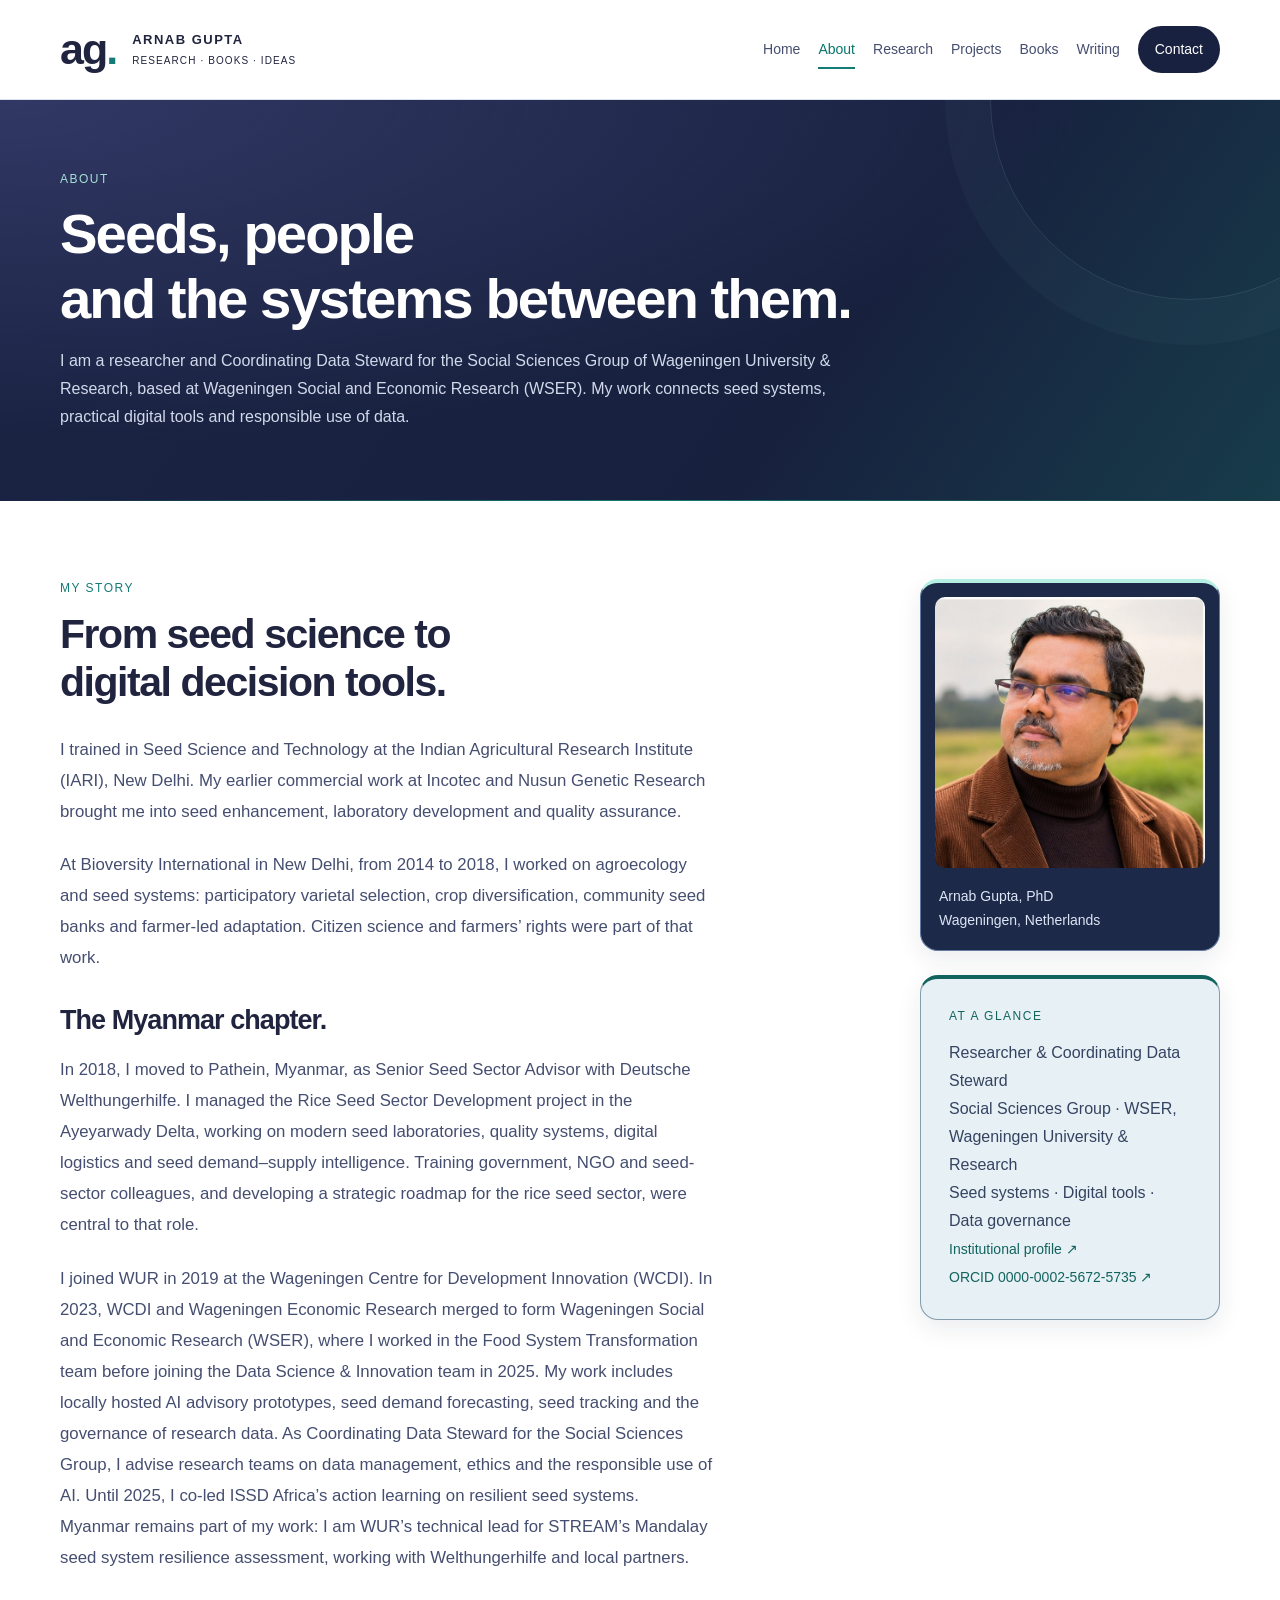
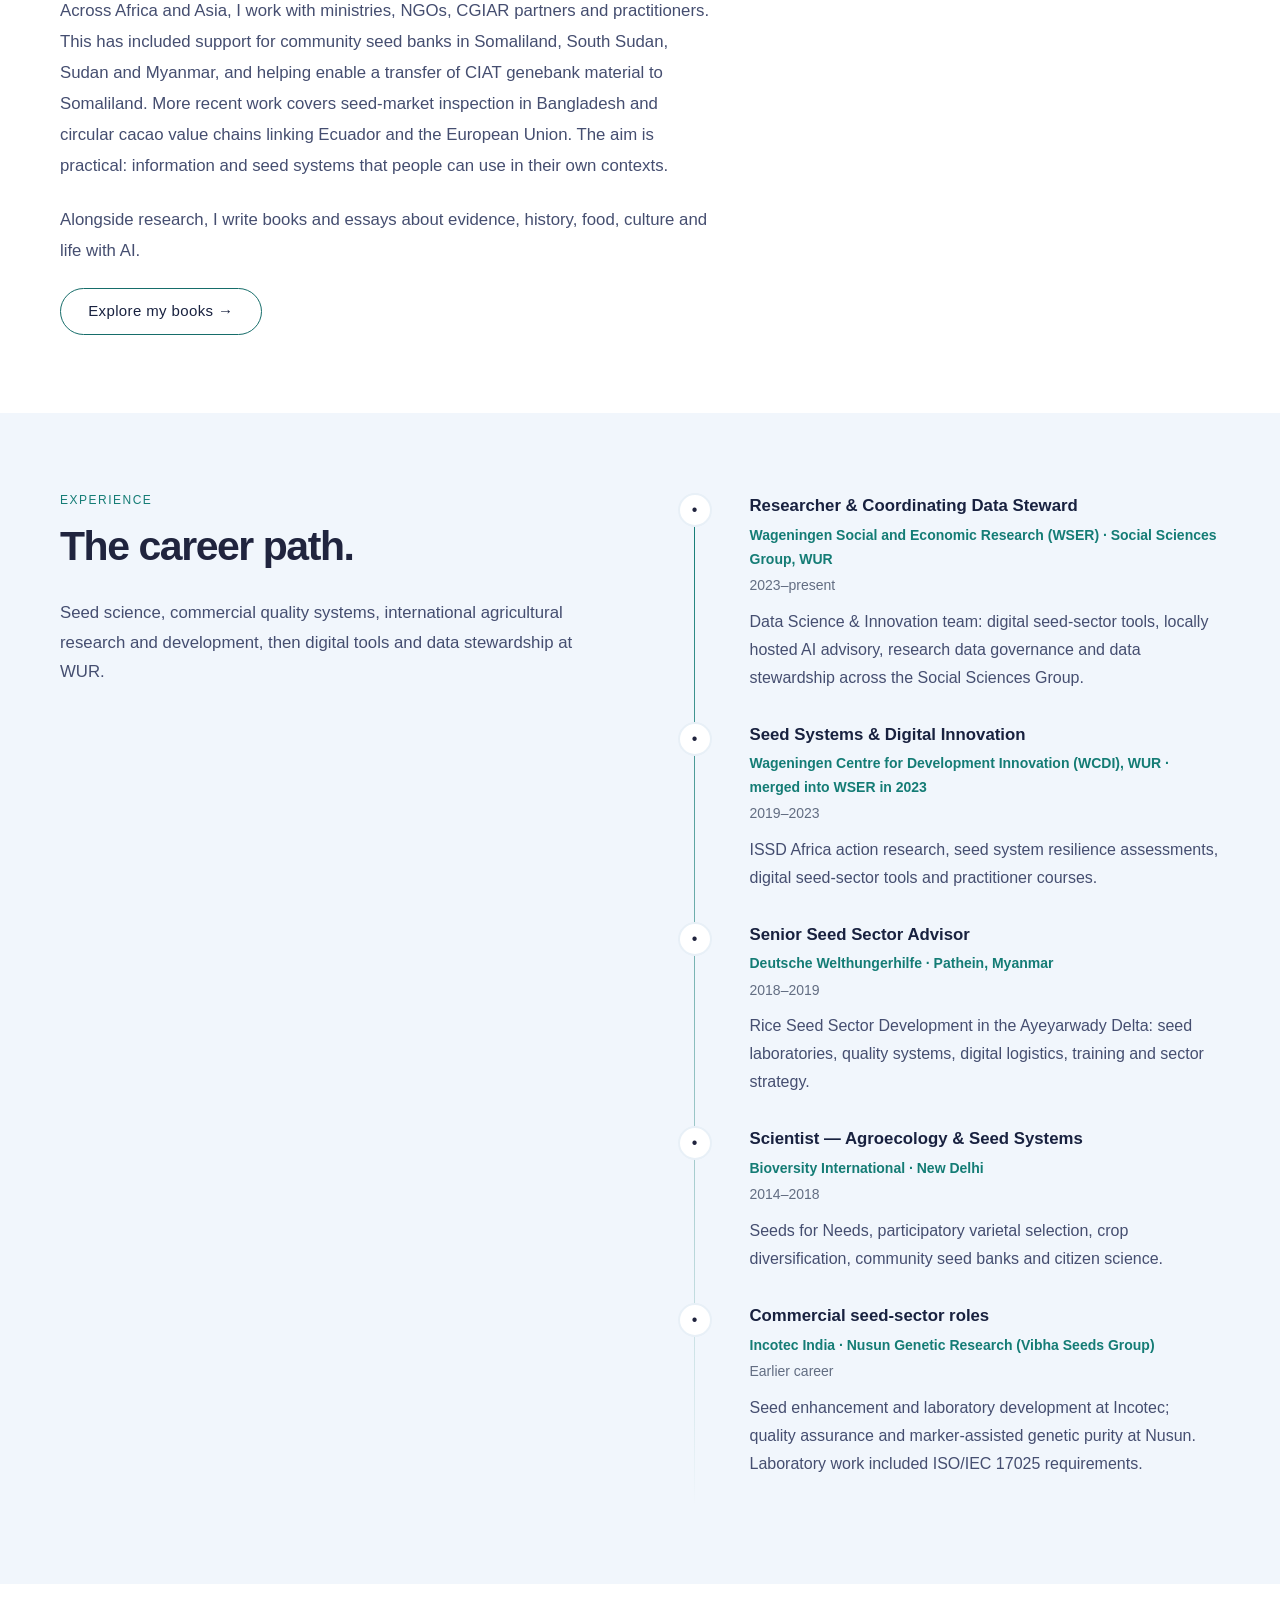
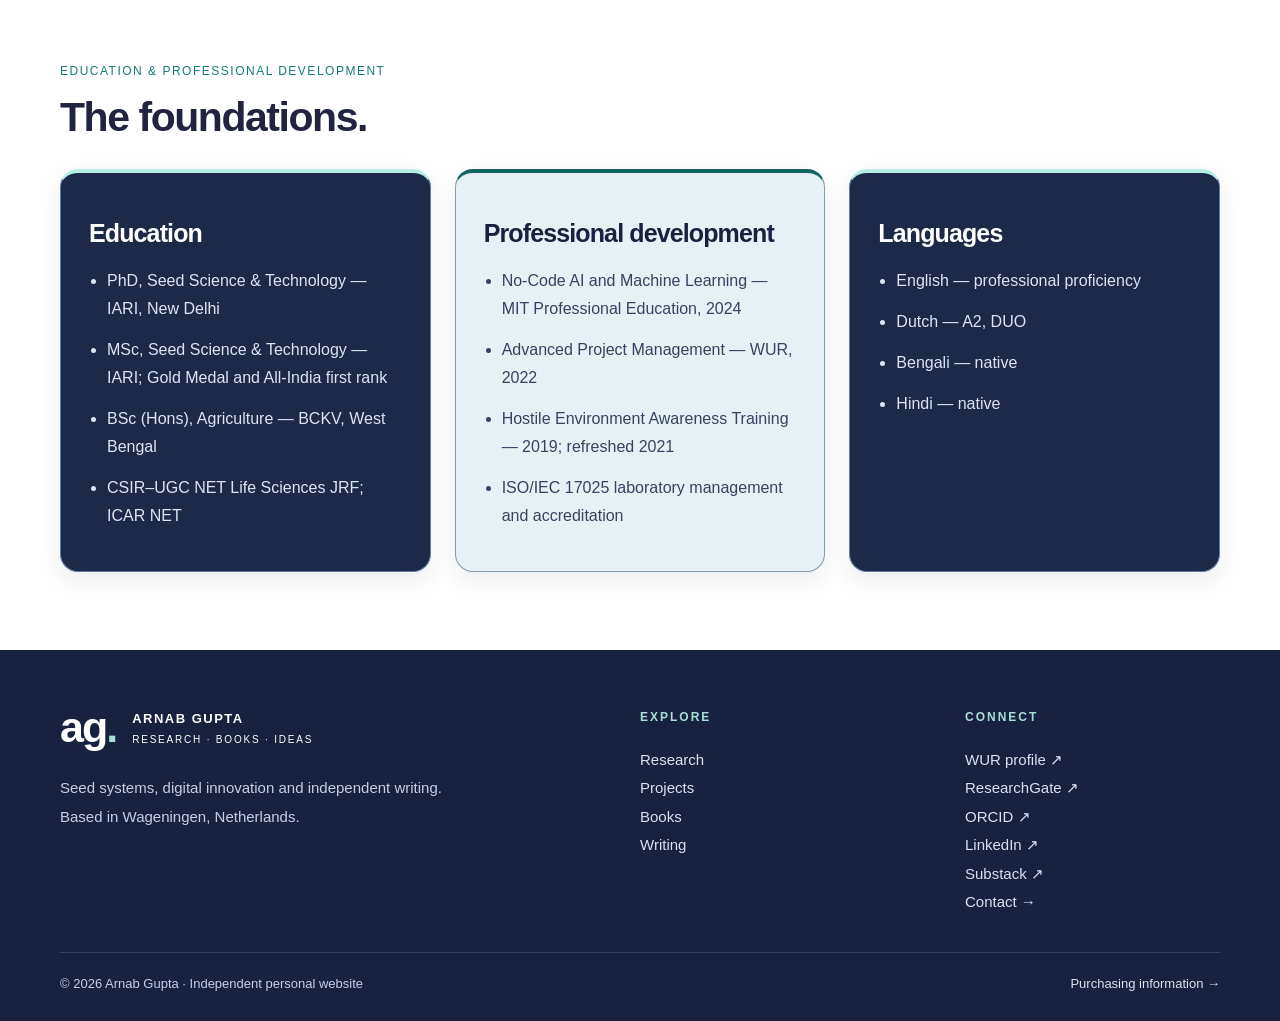
<file: pages/about.html>
<!DOCTYPE html>
<html lang="en">
<head>
<meta charset="UTF-8"/>
<meta name="viewport" content="width=device-width, initial-scale=1.0"/>
<title>About Arnab Gupta | Seed Systems Researcher, Wageningen</title>
<meta name="description" content="Biography of Arnab Gupta, PhD: seed science at IARI, seed-sector work in India and Myanmar, and research on seed systems, AI and data stewardship at WUR.">
<link rel="canonical" href="https://arnabgupta.nl/pages/about.html">
<meta property="og:type" content="profile">
<meta property="og:site_name" content="Arnab Gupta">
<meta property="og:title" content="About Arnab Gupta | Seed Systems Researcher, Wageningen">
<meta property="og:description" content="Biography of Arnab Gupta, PhD: seed science at IARI, seed-sector work in India and Myanmar, and research on seed systems, AI and data stewardship at WUR.">
<meta property="og:url" content="https://arnabgupta.nl/pages/about.html">
<meta property="og:image" content="https://arnabgupta.nl/assets/photos/arnab-gupta-share.jpg">
<meta name="twitter:card" content="summary_large_image">
<meta name="author" content="Arnab Gupta">
<script type="application/ld+json">{"@context":"https://schema.org","@type":"ProfilePage","url":"https://arnabgupta.nl/pages/about.html","mainEntity":{"@type":"Person","@id":"https://arnabgupta.nl/#person","name":"Arnab Gupta","honorificSuffix":"PhD","url":"https://arnabgupta.nl/","image":"https://arnabgupta.nl/assets/photos/arnab-gupta-home.jpg","jobTitle":"Researcher and Coordinating Data Steward","worksFor":{"@type":"Organization","name":"Wageningen University & Research","url":"https://www.wur.nl/","department":{"@type":"Organization","name":"Wageningen Social and Economic Research"}},"alumniOf":[{"@type":"CollegeOrUniversity","name":"Indian Agricultural Research Institute (IARI)"},{"@type":"CollegeOrUniversity","name":"Bidhan Chandra Krishi Viswavidyalaya (BCKV)"}],"knowsAbout":["Seed systems","Seed system resilience","Community seed banks","Seed quality assurance","Digital agriculture","Locally hosted AI and retrieval-augmented generation","Research data management","Data governance"],"knowsLanguage":["English","Bengali","Hindi","Dutch"],"address":{"@type":"PostalAddress","addressLocality":"Wageningen","addressCountry":"NL"},"sameAs":["https://www.wur.nl/en/persons/arnab-gupta","https://www.researchgate.net/profile/Arnab-Gupta-2","https://orcid.org/0000-0002-5672-5735","https://www.linkedin.com/in/arnab-gupta-4198271b","https://arnabgupta9.substack.com"]}}</script>
<link rel="stylesheet" href="../css/style.css?v=cv-2"/>
<link rel="icon" href="../assets/books/favicon.svg" type="image/svg+xml"/>
<link rel="stylesheet" href="../css/unified.css?v=cv-3">
<meta name="theme-color" content="#18213f">
</head>
<body class="portfolio-page">
<a class="skip" href="#main">Skip to content</a>
<header class="header site-header"><a class="brand" href="../index.html" aria-label="Arnab Gupta home"><span class="monogram">ag<span>.</span></span><span>ARNAB GUPTA<small>RESEARCH · BOOKS · IDEAS</small></span></a><button class="menu-toggle" aria-label="Open navigation" aria-expanded="false" aria-controls="navigation">Menu <span aria-hidden="true">☰</span></button><nav id="navigation" aria-label="Main navigation"><a href="../index.html">Home</a><a href="../pages/about.html" aria-current="page">About</a><a href="../pages/research.html">Research</a><a href="../pages/projects.html">Projects</a><a href="../books/">Books</a><a href="../pages/writing.html">Writing</a><a href="../pages/contact.html" class="nav-shop">Contact</a></nav></header><noscript><style>.site-header.header{height:auto;min-height:85px;flex-wrap:wrap;padding-top:16px;padding-bottom:16px}.site-header #navigation{display:flex;position:static;padding:8px 0;box-shadow:none;width:100%;gap:18px;flex-wrap:wrap}.site-header .menu-toggle{display:none}</style></noscript>
<main id="main"><section class="page-hero"><div class="wrap"><span class="label">About</span><h1>Seeds, people<br>and the systems between them.</h1><p>I am a researcher and Coordinating Data Steward for the Social Sciences Group of Wageningen University &amp; Research, based at Wageningen Social and Economic Research (WSER). My work connects seed systems, practical digital tools and responsible use of data.</p></div></section>
<section class="sec"><div class="wrap biography-grid"><div class="biography-copy"><span class="label">My story</span><h2>From seed science to<br>digital decision tools.</h2>
<p>I trained in Seed Science and Technology at the Indian Agricultural Research Institute (IARI), New Delhi. My earlier commercial work at Incotec and Nusun Genetic Research brought me into seed enhancement, laboratory development and quality assurance.</p>
<p>At Bioversity International in New Delhi, from 2014 to 2018, I worked on agroecology and seed systems: participatory varietal selection, crop diversification, community seed banks and farmer-led adaptation. Citizen science and farmers’ rights were part of that work.</p>
<h3>The Myanmar chapter.</h3><p>In 2018, I moved to Pathein, Myanmar, as Senior Seed Sector Advisor with Deutsche Welthungerhilfe. I managed the Rice Seed Sector Development project in the Ayeyarwady Delta, working on modern seed laboratories, quality systems, digital logistics and seed demand–supply intelligence. Training government, NGO and seed-sector colleagues, and developing a strategic roadmap for the rice seed sector, were central to that role.</p>
<p>I joined WUR in 2019 at the Wageningen Centre for Development Innovation (WCDI). In 2023, WCDI and Wageningen Economic Research merged to form Wageningen Social and Economic Research (WSER), where I worked in the Food System Transformation team before joining the Data Science &amp; Innovation team in 2025. My work includes locally hosted AI advisory prototypes, seed demand forecasting, seed tracking and the governance of research data. As Coordinating Data Steward for the Social Sciences Group, I advise research teams on data management, ethics and the responsible use of AI. Until 2025, I co-led ISSD Africa’s action learning on resilient seed systems. Myanmar remains part of my work: I am WUR’s technical lead for STREAM’s Mandalay seed system resilience assessment, working with Welthungerhilfe and local partners.</p>
<p>Across Africa and Asia, I work with ministries, NGOs, CGIAR partners and practitioners. This has included support for community seed banks in Somaliland, South Sudan, Sudan and Myanmar, and helping enable a transfer of CIAT genebank material to Somaliland. More recent work covers seed-market inspection in Bangladesh and circular cacao value chains linking Ecuador and the European Union. The aim is practical: information and seed systems that people can use in their own contexts.</p>
<p>Alongside research, I write books and essays about evidence, history, food, culture and life with AI.</p><a class="btn btn-ol" href="../books/">Explore my books →</a></div>
<aside class="biography-aside"><figure class="bio-portrait"><img src="../assets/photos/arnab-gupta-field.jpg" alt="Arnab Gupta outdoors, with farmland behind him" width="627" height="628" loading="lazy" decoding="async"><figcaption>Arnab Gupta, PhD<br>Wageningen, Netherlands</figcaption></figure><div class="fact-panel"><span class="label">At a glance</span><p>Researcher &amp; Coordinating Data Steward<br>Social Sciences Group · WSER, Wageningen University &amp; Research</p><p>Seed systems · Digital tools · Data governance</p><a href="https://www.wur.nl/en/persons/arnab-gupta" target="_blank" rel="noopener noreferrer">Institutional profile ↗</a><br><a href="https://orcid.org/0000-0002-5672-5735" target="_blank" rel="noopener noreferrer">ORCID 0000-0002-5672-5735 ↗</a></div></aside></div></section>
<section class="sec section-tint"><div class="wrap content-split"><div><span class="label">Experience</span><h2>The career path.</h2><p>Seed science, commercial quality systems, international agricultural research and development, then digital tools and data stewardship at WUR.</p></div><div class="tl"><div class="tl-item"><div class="tl-dot" aria-hidden="true">•</div><div class="tl-body"><h4>Researcher &amp; Coordinating Data Steward</h4><div class="tl-org">Wageningen Social and Economic Research (WSER) · Social Sciences Group, WUR</div><div class="tl-period">2023–present</div><p>Data Science &amp; Innovation team: digital seed-sector tools, locally hosted AI advisory, research data governance and data stewardship across the Social Sciences Group.</p></div></div><div class="tl-item"><div class="tl-dot" aria-hidden="true">•</div><div class="tl-body"><h4>Seed Systems &amp; Digital Innovation</h4><div class="tl-org">Wageningen Centre for Development Innovation (WCDI), WUR · merged into WSER in 2023</div><div class="tl-period">2019–2023</div><p>ISSD Africa action research, seed system resilience assessments, digital seed-sector tools and practitioner courses.</p></div></div><div class="tl-item"><div class="tl-dot" aria-hidden="true">•</div><div class="tl-body"><h4>Senior Seed Sector Advisor</h4><div class="tl-org">Deutsche Welthungerhilfe · Pathein, Myanmar</div><div class="tl-period">2018–2019</div><p>Rice Seed Sector Development in the Ayeyarwady Delta: seed laboratories, quality systems, digital logistics, training and sector strategy.</p></div></div><div class="tl-item"><div class="tl-dot" aria-hidden="true">•</div><div class="tl-body"><h4>Scientist — Agroecology &amp; Seed Systems</h4><div class="tl-org">Bioversity International · New Delhi</div><div class="tl-period">2014–2018</div><p>Seeds for Needs, participatory varietal selection, crop diversification, community seed banks and citizen science.</p></div></div><div class="tl-item"><div class="tl-dot" aria-hidden="true">•</div><div class="tl-body"><h4>Commercial seed-sector roles</h4><div class="tl-org">Incotec India · Nusun Genetic Research (Vibha Seeds Group)</div><div class="tl-period">Earlier career</div><p>Seed enhancement and laboratory development at Incotec; quality assurance and marker-assisted genetic purity at Nusun. Laboratory work included ISO/IEC 17025 requirements.</p></div></div></div></div></section>
<section class="sec"><div class="wrap"><span class="label">Education &amp; professional development</span><h2>The foundations.</h2><div class="work-grid"><article class="work-card"><h3>Education</h3><ul class="detail-list"><li>PhD, Seed Science &amp; Technology — IARI, New Delhi</li><li>MSc, Seed Science &amp; Technology — IARI; Gold Medal and All-India first rank</li><li>BSc (Hons), Agriculture — BCKV, West Bengal</li><li>CSIR–UGC NET Life Sciences JRF; ICAR NET</li></ul></article><article class="work-card"><h3>Professional development</h3><ul class="detail-list"><li>No-Code AI and Machine Learning — MIT Professional Education, 2024</li><li>Advanced Project Management — WUR, 2022</li><li>Hostile Environment Awareness Training — 2019; refreshed 2021</li><li>ISO/IEC 17025 laboratory management and accreditation</li></ul></article><article class="work-card"><h3>Languages</h3><ul class="detail-list"><li>English — professional proficiency</li><li>Dutch — A2, DUO</li><li>Bengali — native</li><li>Hindi — native</li></ul></article></div></div></section></main>
<footer class="site-footer"><div class="wrap footer-grid"><div><a class="brand" href="../index.html"><span class="monogram">ag<span>.</span></span><span>ARNAB GUPTA<small>RESEARCH · BOOKS · IDEAS</small></span></a><p>Seed systems, digital innovation and independent writing.<br>Based in Wageningen, Netherlands.</p></div><div><p class="eyebrow">EXPLORE</p><a href="../pages/research.html">Research</a><a href="../pages/projects.html">Projects</a><a href="../books/">Books</a><a href="../pages/writing.html">Writing</a></div><div><p class="eyebrow">CONNECT</p><a href="https://www.wur.nl/en/persons/arnab-gupta" target="_blank" rel="noopener noreferrer">WUR profile ↗</a><a href="https://www.researchgate.net/profile/Arnab-Gupta-2" target="_blank" rel="noopener noreferrer">ResearchGate ↗</a><a href="https://orcid.org/0000-0002-5672-5735" target="_blank" rel="noopener noreferrer">ORCID ↗</a><a href="https://www.linkedin.com/in/arnab-gupta-4198271b" target="_blank" rel="noopener noreferrer">LinkedIn ↗</a><a href="https://arnabgupta9.substack.com" target="_blank" rel="noopener noreferrer">Substack ↗</a><a href="../pages/contact.html">Contact →</a></div></div><div class="wrap footer-bottom"><p>© <span id="year">2026</span> Arnab Gupta · Independent personal website</p><a href="../books/#practical">Purchasing information →</a></div></footer>
<script src="../js/components.js"></script>
<script src="../js/main.js"></script>
</body>
</html>
</file>
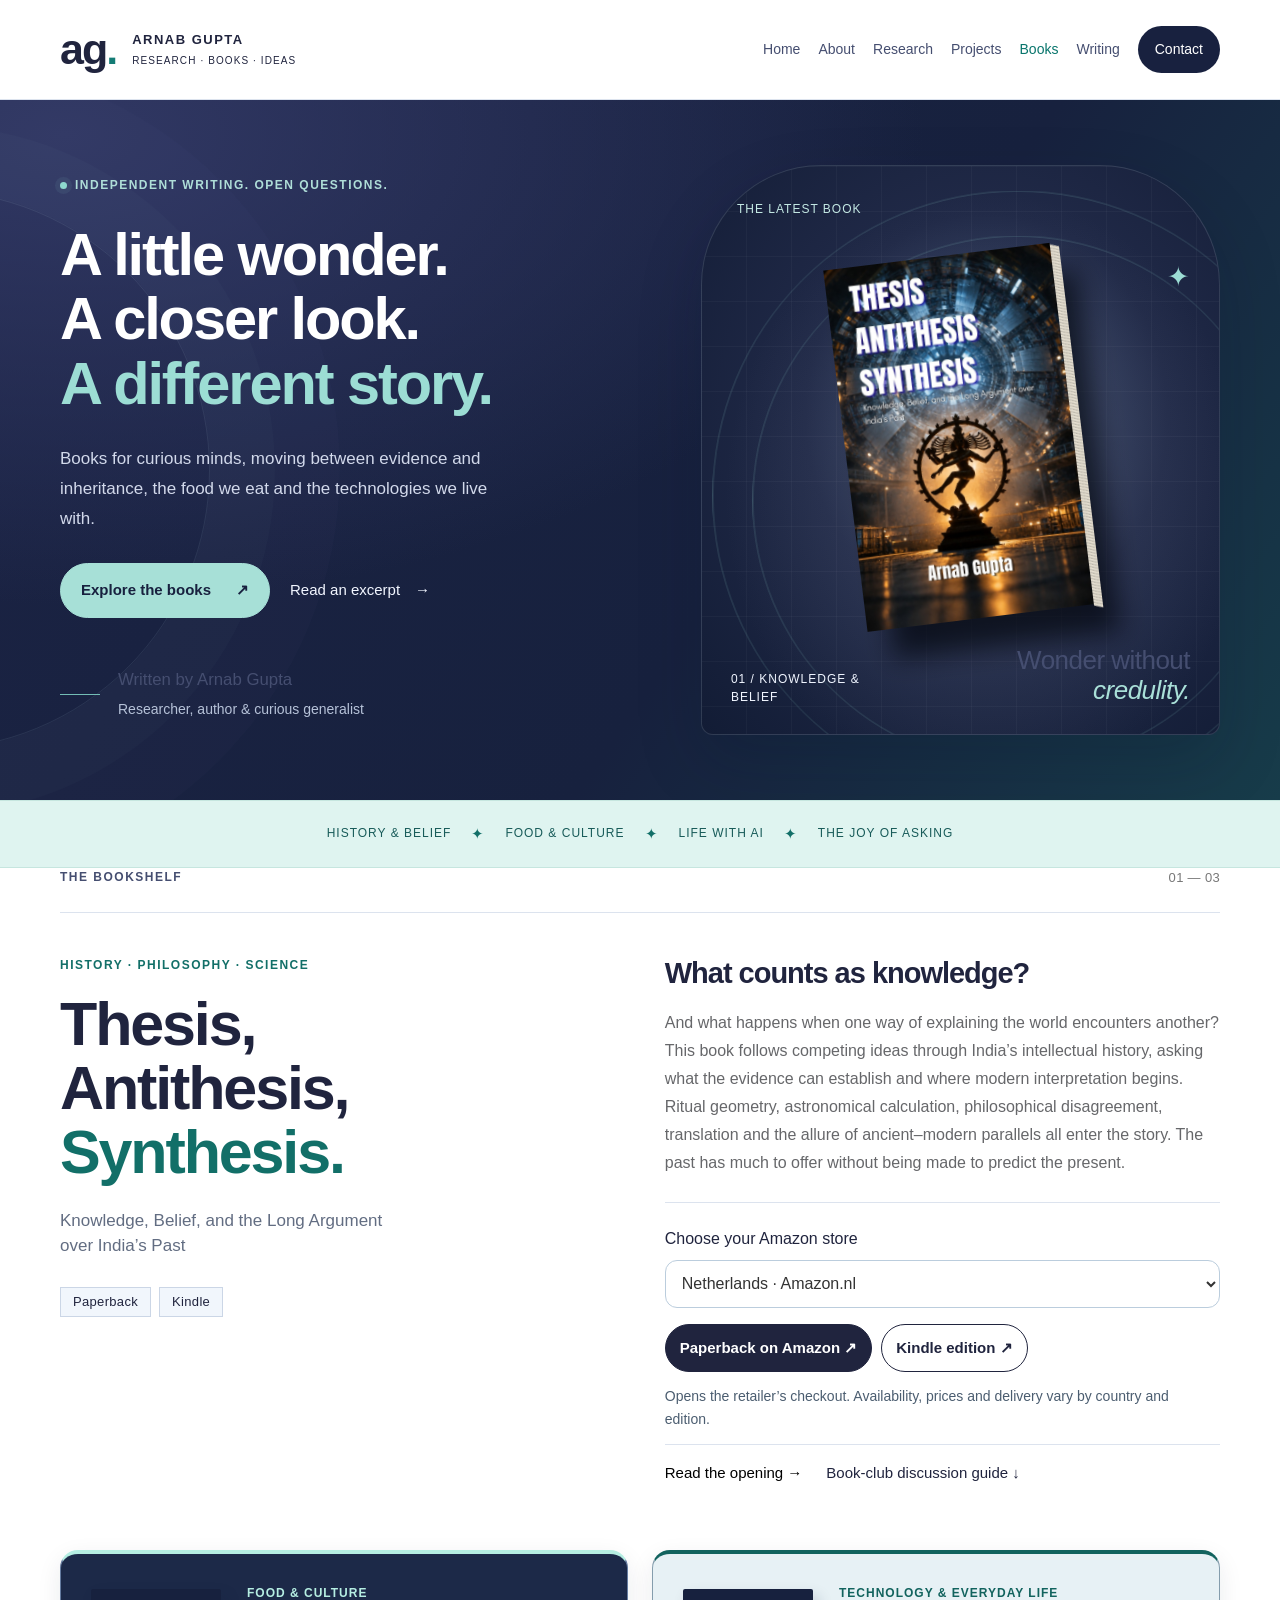
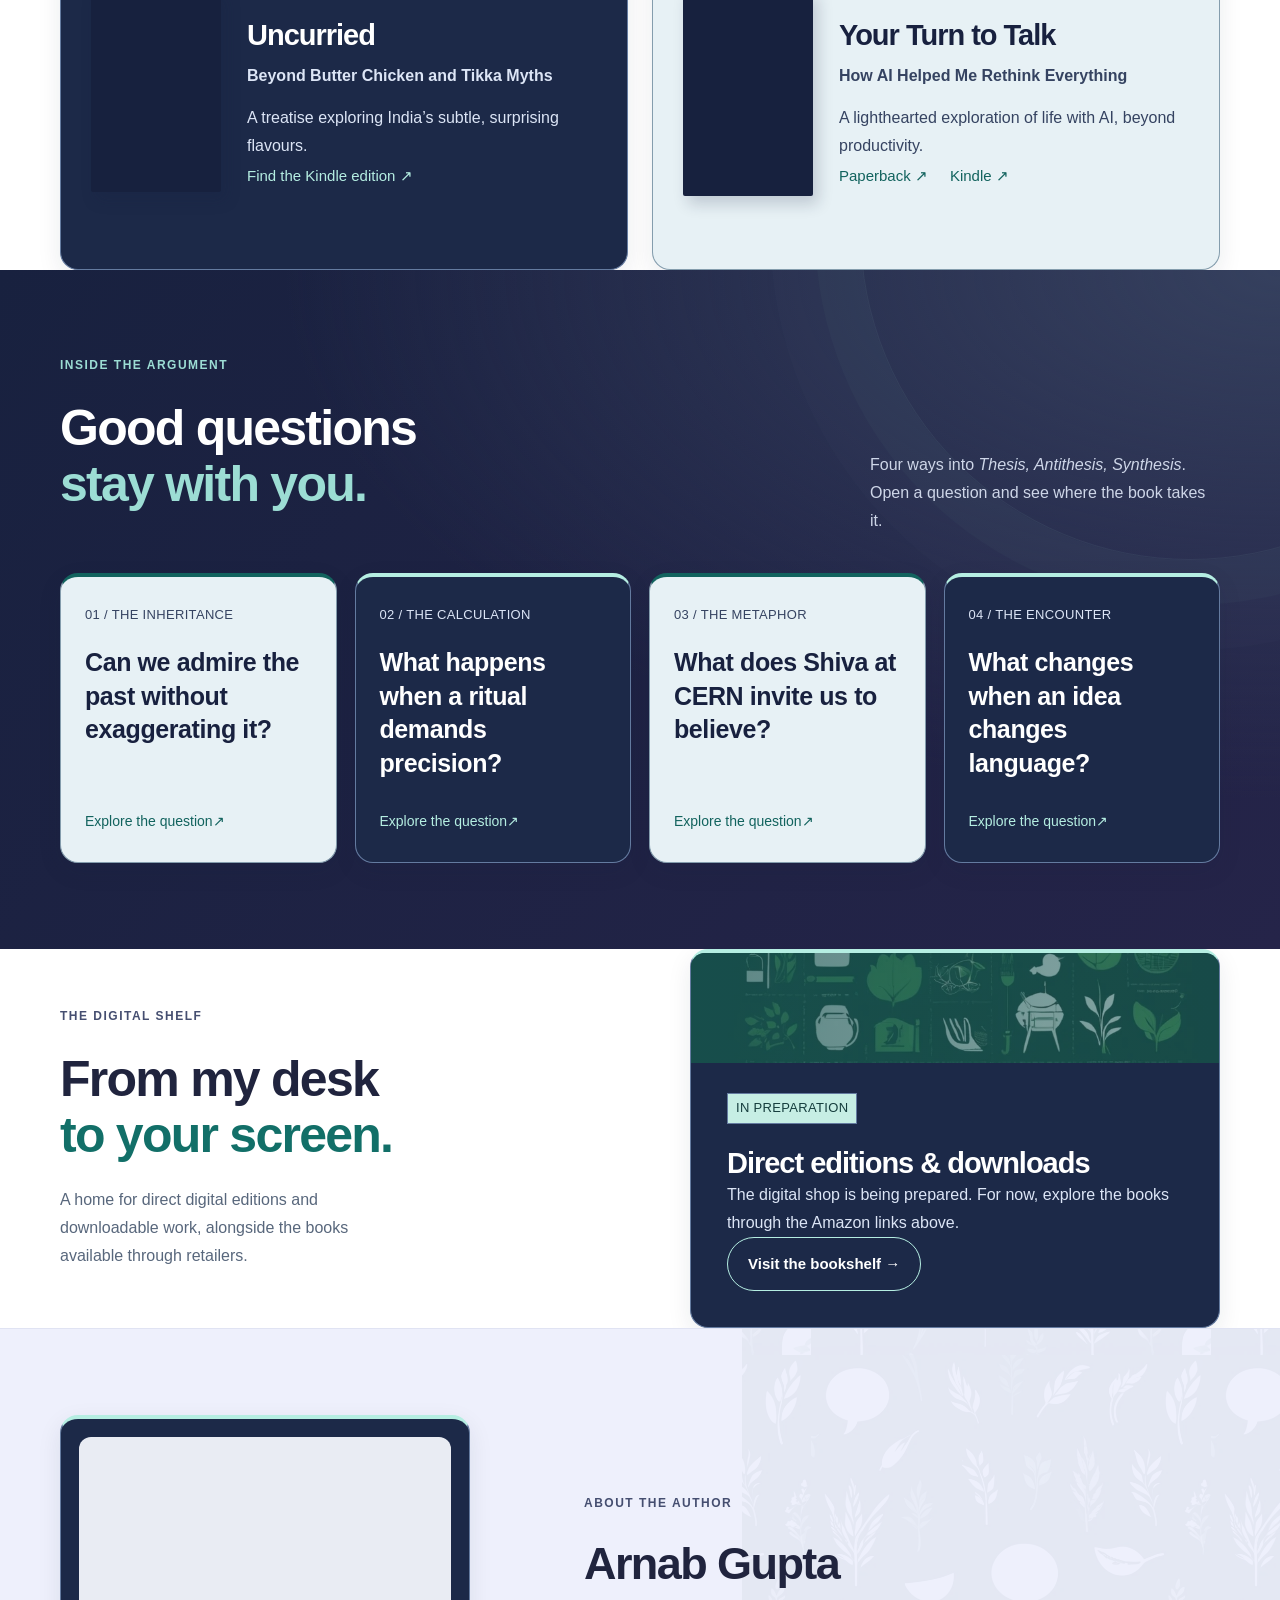
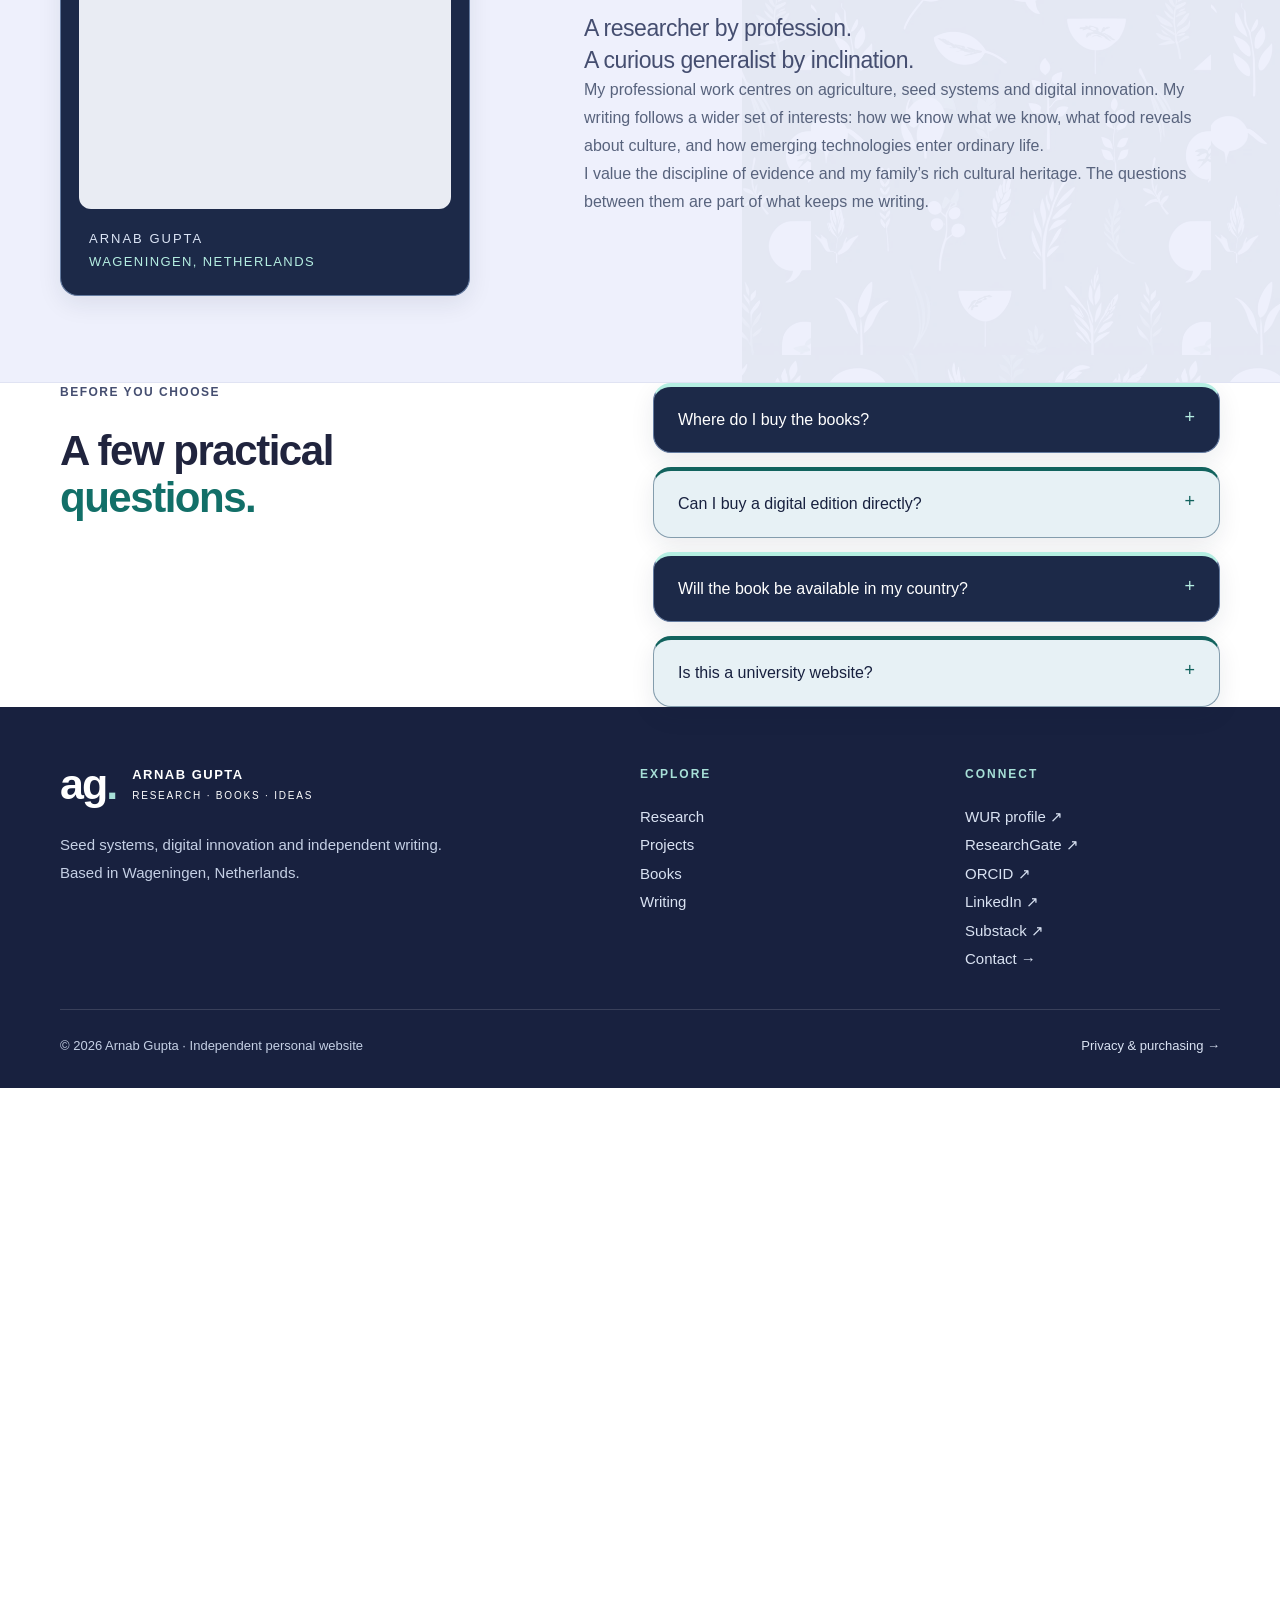
<file: pages/books.html>
<!doctype html><html lang="en"><head><meta charset="utf-8"><title>Books — Arnab Gupta</title><meta http-equiv="refresh" content="0;url=../books/"><meta name="robots" content="noindex, follow"><link rel="canonical" href="https://arnabgupta.nl/books/"></head><body><p><a href="../books/">Explore Arnab Gupta’s books →</a></p></body></html>
</file>
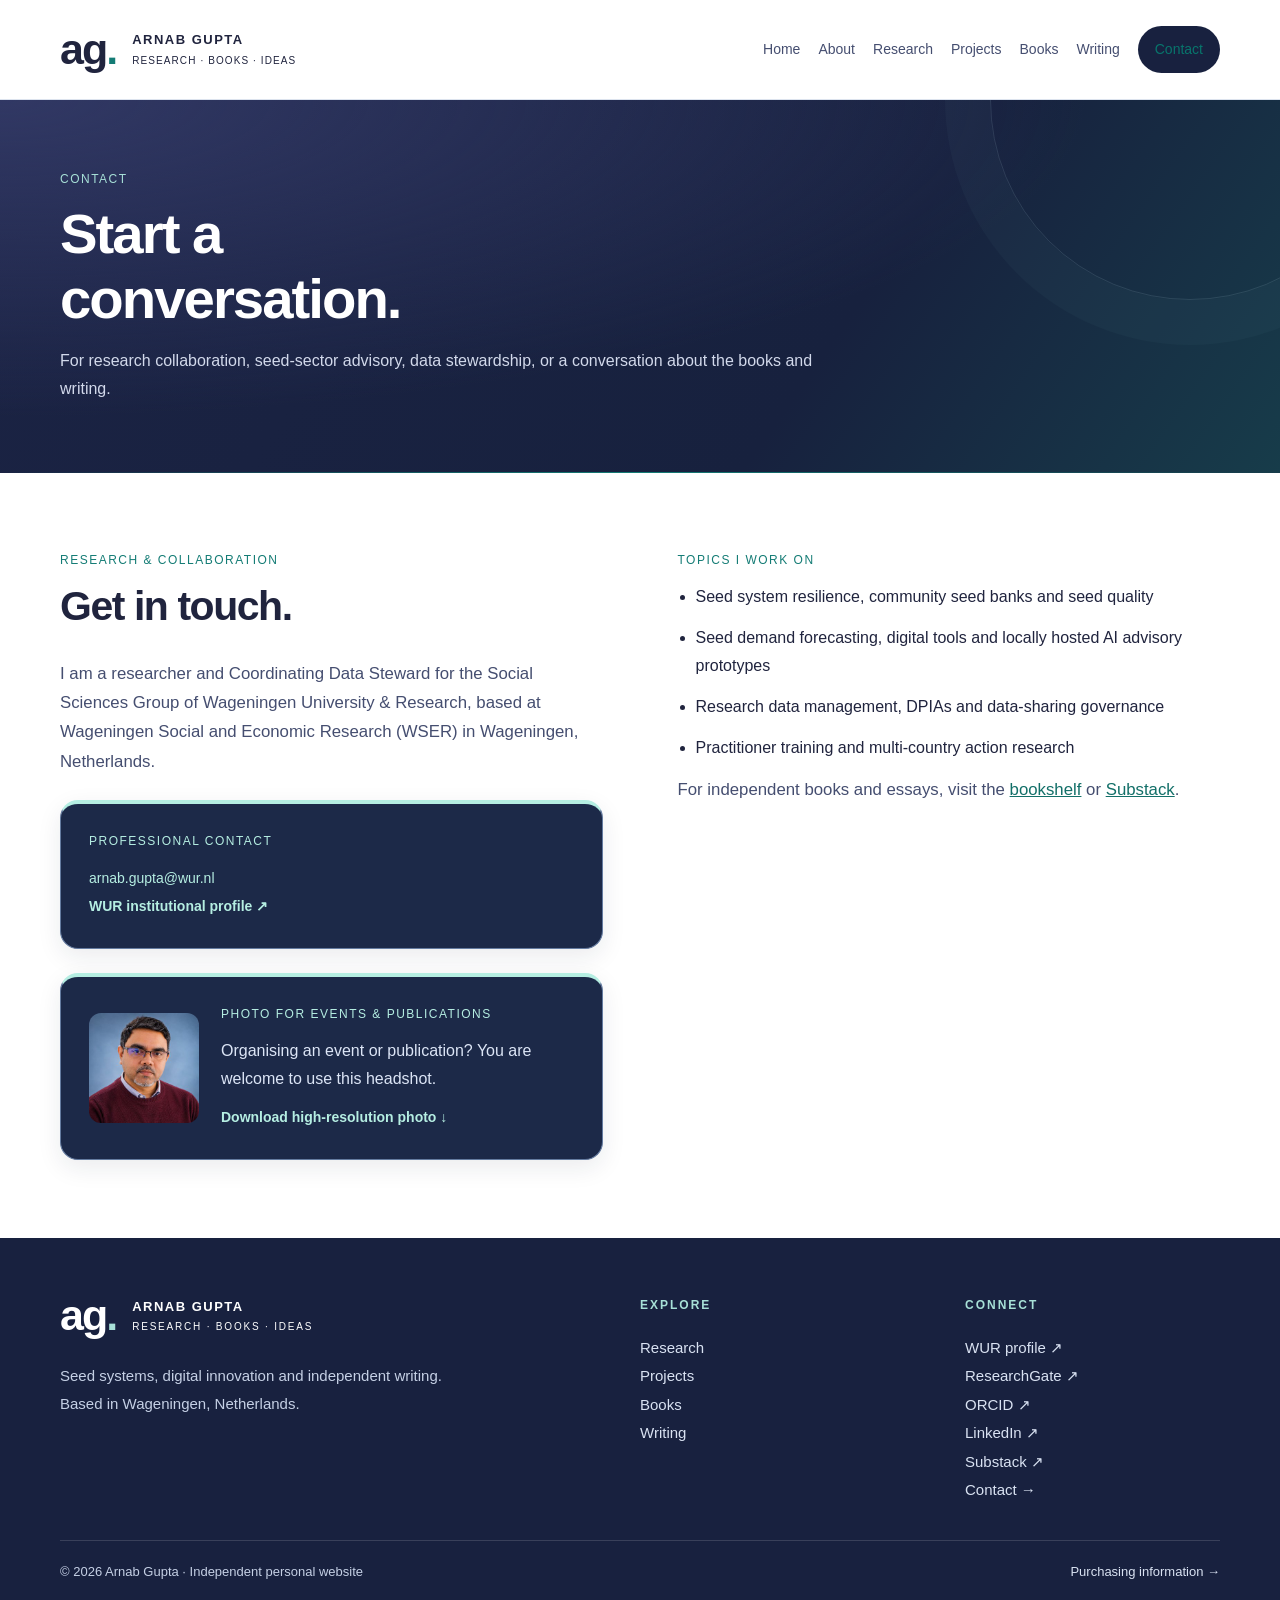
<file: pages/contact.html>
<!DOCTYPE html>
<html lang="en">
<head>
<meta charset="UTF-8"/>
<meta name="viewport" content="width=device-width, initial-scale=1.0"/>
<title>Contact Arnab Gupta | Wageningen University &amp; Research</title>
<meta name="description" content="Contact Arnab Gupta about seed systems research, digital agriculture, research data stewardship, speaking invitations or his books.">
<link rel="canonical" href="https://arnabgupta.nl/pages/contact.html">
<meta property="og:type" content="website">
<meta property="og:site_name" content="Arnab Gupta">
<meta property="og:title" content="Contact Arnab Gupta | Wageningen University &amp; Research">
<meta property="og:description" content="Contact Arnab Gupta about seed systems research, digital agriculture, research data stewardship, speaking invitations or his books.">
<meta property="og:url" content="https://arnabgupta.nl/pages/contact.html">
<meta property="og:image" content="https://arnabgupta.nl/assets/photos/arnab-gupta-share.jpg">
<meta name="twitter:card" content="summary_large_image">
<meta name="author" content="Arnab Gupta">
<link rel="stylesheet" href="../css/style.css?v=cv-2"/>
<link rel="icon" href="../assets/books/favicon.svg" type="image/svg+xml"/>
<link rel="stylesheet" href="../css/unified.css?v=cv-3">
<meta name="theme-color" content="#18213f">
</head>
<body class="portfolio-page">
<a class="skip" href="#main">Skip to content</a>
<header class="header site-header"><a class="brand" href="../index.html" aria-label="Arnab Gupta home"><span class="monogram">ag<span>.</span></span><span>ARNAB GUPTA<small>RESEARCH · BOOKS · IDEAS</small></span></a><button class="menu-toggle" aria-label="Open navigation" aria-expanded="false" aria-controls="navigation">Menu <span aria-hidden="true">☰</span></button><nav id="navigation" aria-label="Main navigation"><a href="../index.html">Home</a><a href="../pages/about.html">About</a><a href="../pages/research.html">Research</a><a href="../pages/projects.html">Projects</a><a href="../books/">Books</a><a href="../pages/writing.html">Writing</a><a href="../pages/contact.html" aria-current="page" class="nav-shop">Contact</a></nav></header><noscript><style>.site-header.header{height:auto;min-height:85px;flex-wrap:wrap;padding-top:16px;padding-bottom:16px}.site-header #navigation{display:flex;position:static;padding:8px 0;box-shadow:none;width:100%;gap:18px;flex-wrap:wrap}.site-header .menu-toggle{display:none}</style></noscript>
<main id="main"><section class="page-hero"><div class="wrap"><span class="label">Contact</span><h1>Start a<br>conversation.</h1><p>For research collaboration, seed-sector advisory, data stewardship, or a conversation about the books and writing.</p></div></section>
<section class="sec"><div class="wrap content-split"><div><span class="label">Research &amp; collaboration</span><h2>Get in touch.</h2><p>I am a researcher and Coordinating Data Steward for the Social Sciences Group of Wageningen University &amp; Research, based at Wageningen Social and Economic Research (WSER) in Wageningen, Netherlands.</p><div class="fact-panel"><span class="label">Professional contact</span><p><a href="mailto:arnab.gupta@wur.nl">arnab.gupta@wur.nl</a></p><a class="card-link" href="https://www.wur.nl/en/persons/arnab-gupta" target="_blank" rel="noopener noreferrer">WUR institutional profile ↗</a></div><div class="fact-panel headshot-panel"><img src="../assets/photos/arnab-gupta-headshot.jpg" alt="Studio headshot of Arnab Gupta" width="320" height="320" loading="lazy" decoding="async"><div><span class="label">Photo for events &amp; publications</span><p>Organising an event or publication? You are welcome to use this headshot.</p><a class="card-link" href="../assets/photos/arnab-gupta-headshot-hires.jpg" download>Download high-resolution photo ↓</a></div></div></div><div><span class="label">Topics I work on</span><ul class="detail-list"><li>Seed system resilience, community seed banks and seed quality</li><li>Seed demand forecasting, digital tools and locally hosted AI advisory prototypes</li><li>Research data management, DPIAs and data-sharing governance</li><li>Practitioner training and multi-country action research</li></ul><p>For independent books and essays, visit the <a class="inline-text-link" href="../books/">bookshelf</a> or <a class="inline-text-link" href="https://arnabgupta9.substack.com" target="_blank" rel="noopener noreferrer">Substack</a>.</p></div></div></section></main>
<footer class="site-footer"><div class="wrap footer-grid"><div><a class="brand" href="../index.html"><span class="monogram">ag<span>.</span></span><span>ARNAB GUPTA<small>RESEARCH · BOOKS · IDEAS</small></span></a><p>Seed systems, digital innovation and independent writing.<br>Based in Wageningen, Netherlands.</p></div><div><p class="eyebrow">EXPLORE</p><a href="../pages/research.html">Research</a><a href="../pages/projects.html">Projects</a><a href="../books/">Books</a><a href="../pages/writing.html">Writing</a></div><div><p class="eyebrow">CONNECT</p><a href="https://www.wur.nl/en/persons/arnab-gupta" target="_blank" rel="noopener noreferrer">WUR profile ↗</a><a href="https://www.researchgate.net/profile/Arnab-Gupta-2" target="_blank" rel="noopener noreferrer">ResearchGate ↗</a><a href="https://orcid.org/0000-0002-5672-5735" target="_blank" rel="noopener noreferrer">ORCID ↗</a><a href="https://www.linkedin.com/in/arnab-gupta-4198271b" target="_blank" rel="noopener noreferrer">LinkedIn ↗</a><a href="https://arnabgupta9.substack.com" target="_blank" rel="noopener noreferrer">Substack ↗</a><a href="../pages/contact.html">Contact →</a></div></div><div class="wrap footer-bottom"><p>© <span id="year">2026</span> Arnab Gupta · Independent personal website</p><a href="../books/#practical">Purchasing information →</a></div></footer>
<script src="../js/components.js"></script>
<script src="../js/main.js"></script>
</body>
</html>
</file>
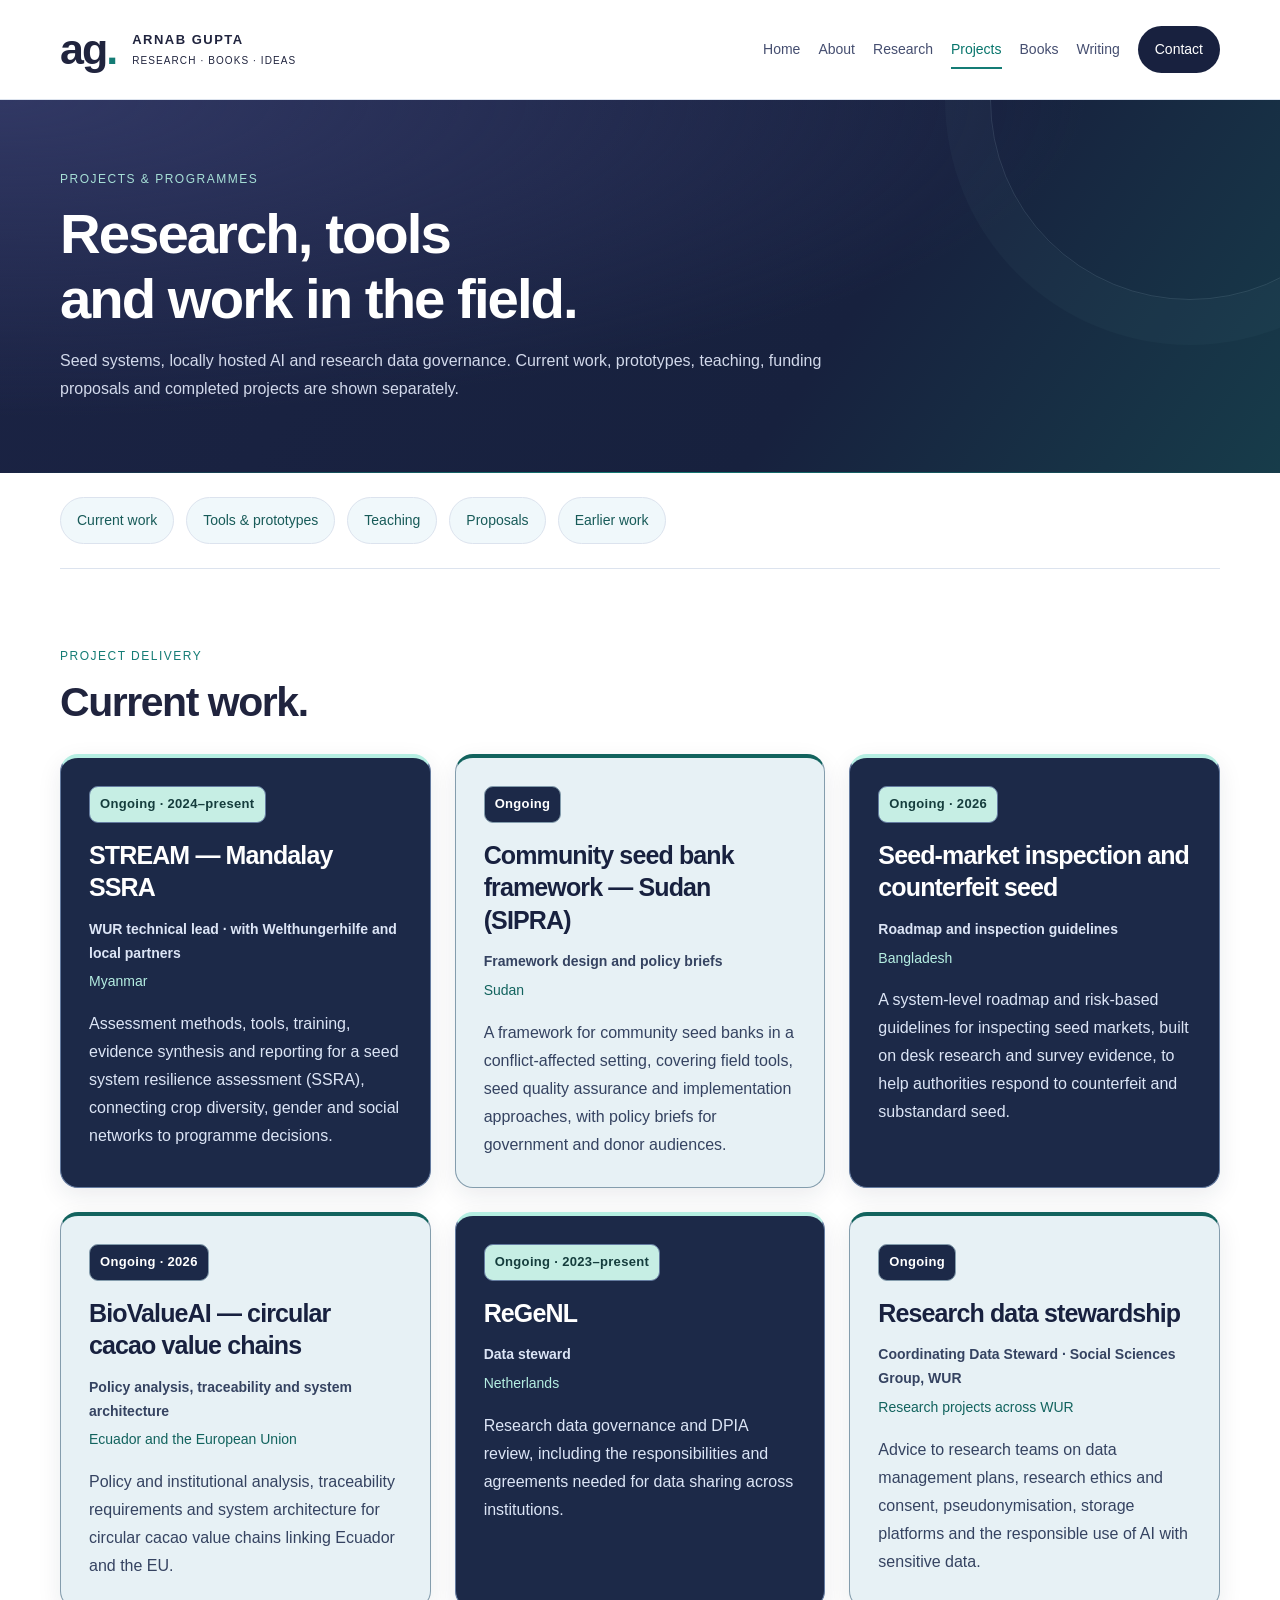
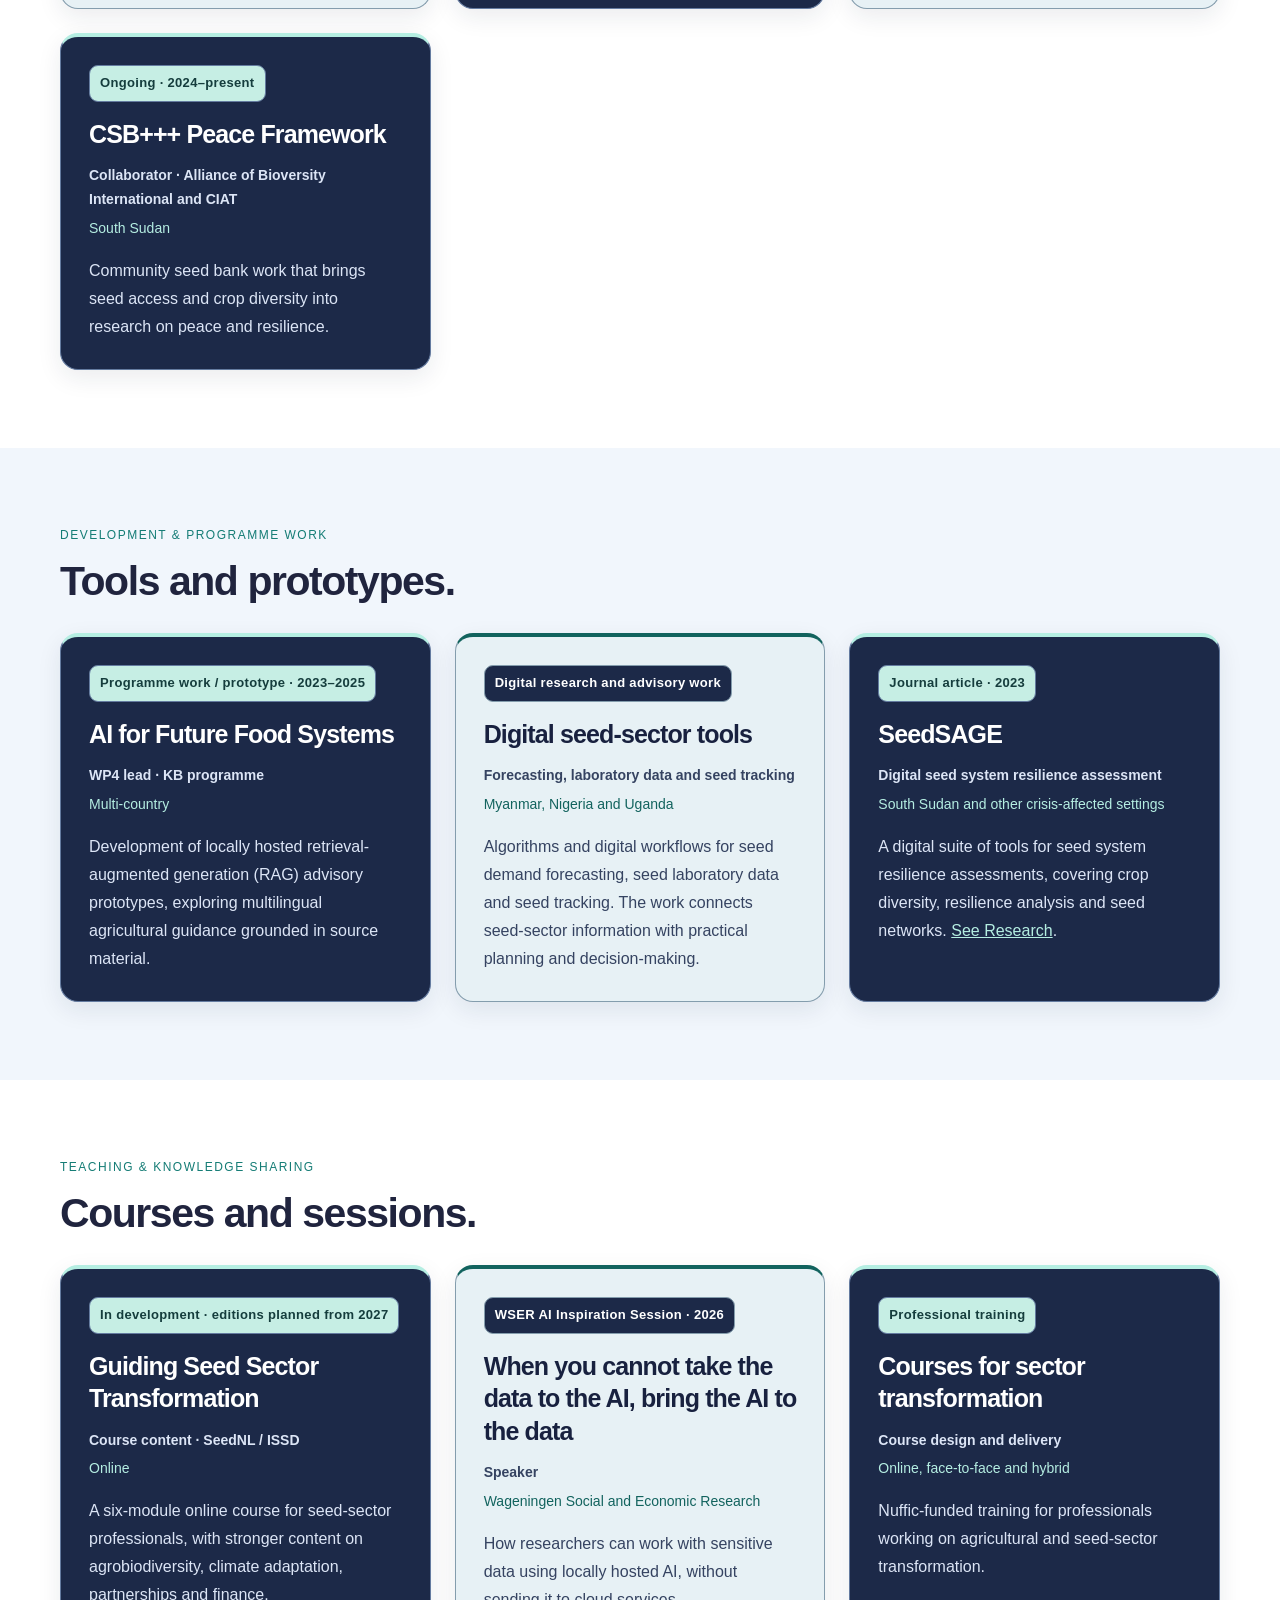
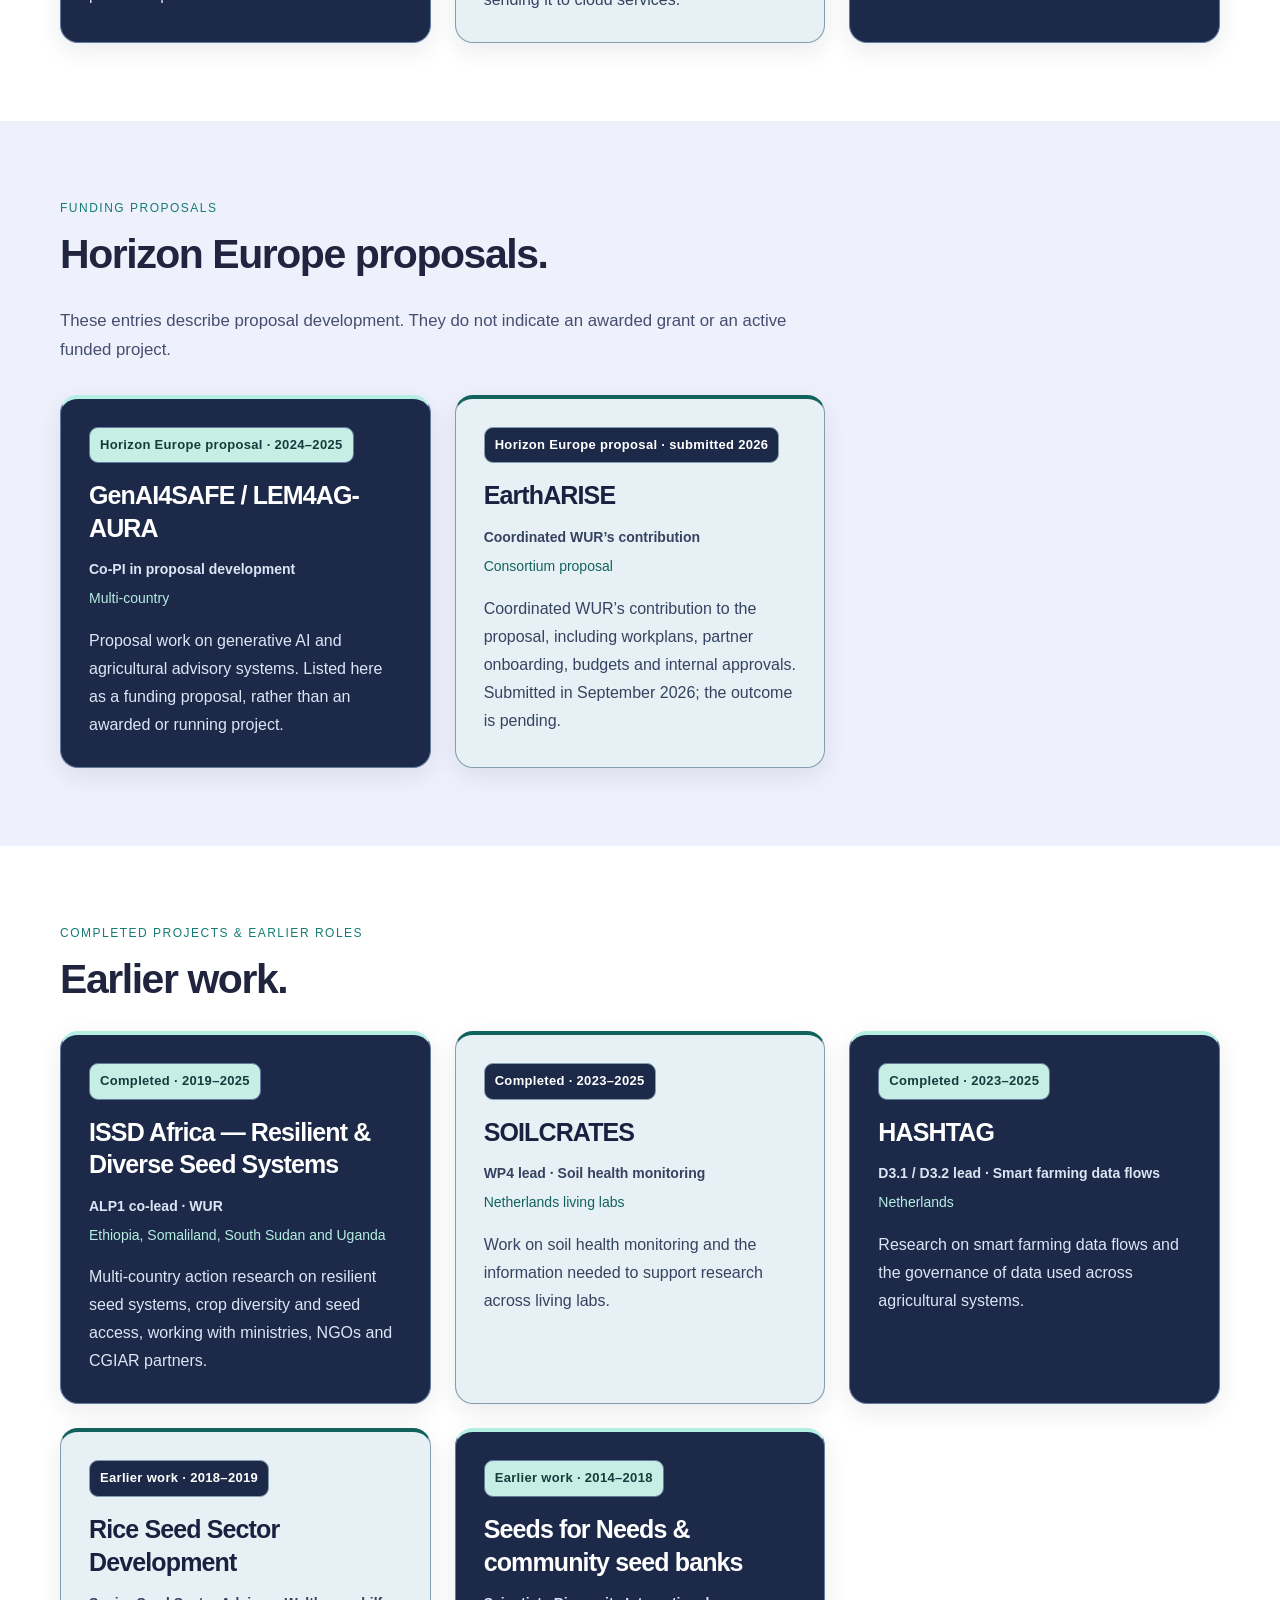
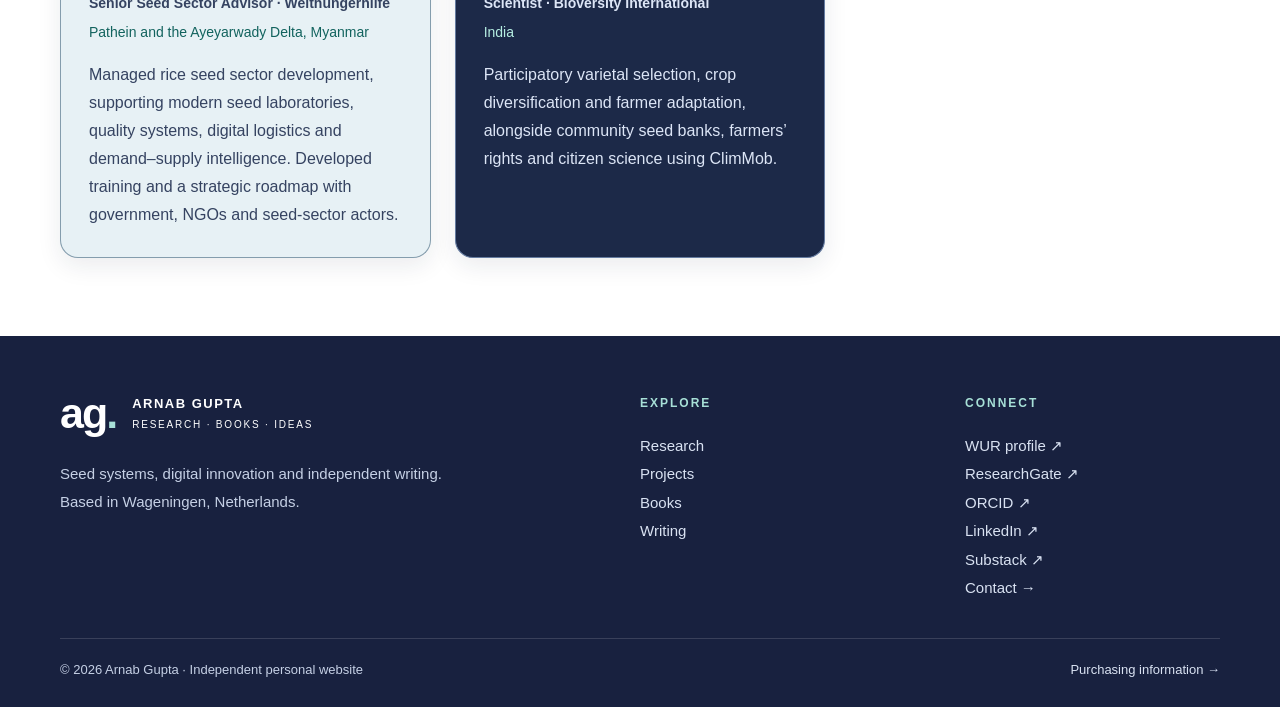
<file: pages/projects.html>
<!DOCTYPE html>
<html lang="en">
<head>
<meta charset="UTF-8"/>
<meta name="viewport" content="width=device-width, initial-scale=1.0"/>
<title>Projects: Seed Systems, AI &amp; Data Governance | Arnab Gupta</title>
<meta name="description" content="Current and past projects by Arnab Gupta: seed system resilience, community seed banks, locally hosted AI advisory tools and research data governance.">
<link rel="canonical" href="https://arnabgupta.nl/pages/projects.html">
<meta property="og:type" content="website">
<meta property="og:site_name" content="Arnab Gupta">
<meta property="og:title" content="Projects: Seed Systems, AI &amp; Data Governance | Arnab Gupta">
<meta property="og:description" content="Current and past projects by Arnab Gupta: seed system resilience, community seed banks, locally hosted AI advisory tools and research data governance.">
<meta property="og:url" content="https://arnabgupta.nl/pages/projects.html">
<meta property="og:image" content="https://arnabgupta.nl/assets/photos/arnab-gupta-share.jpg">
<meta name="twitter:card" content="summary_large_image">
<meta name="author" content="Arnab Gupta">
<link rel="stylesheet" href="../css/style.css?v=cv-2"/>
<link rel="icon" href="../assets/books/favicon.svg" type="image/svg+xml"/>
<link rel="stylesheet" href="../css/unified.css?v=cv-3">
<meta name="theme-color" content="#18213f">
</head>
<body class="portfolio-page">
<a class="skip" href="#main">Skip to content</a>
<header class="header site-header"><a class="brand" href="../index.html" aria-label="Arnab Gupta home"><span class="monogram">ag<span>.</span></span><span>ARNAB GUPTA<small>RESEARCH · BOOKS · IDEAS</small></span></a><button class="menu-toggle" aria-label="Open navigation" aria-expanded="false" aria-controls="navigation">Menu <span aria-hidden="true">☰</span></button><nav id="navigation" aria-label="Main navigation"><a href="../index.html">Home</a><a href="../pages/about.html">About</a><a href="../pages/research.html">Research</a><a href="../pages/projects.html" aria-current="page">Projects</a><a href="../books/">Books</a><a href="../pages/writing.html">Writing</a><a href="../pages/contact.html" class="nav-shop">Contact</a></nav></header><noscript><style>.site-header.header{height:auto;min-height:85px;flex-wrap:wrap;padding-top:16px;padding-bottom:16px}.site-header #navigation{display:flex;position:static;padding:8px 0;box-shadow:none;width:100%;gap:18px;flex-wrap:wrap}.site-header .menu-toggle{display:none}</style></noscript>
<main id="main"><section class="page-hero"><div class="wrap"><span class="label">Projects &amp; programmes</span><h1>Research, tools<br>and work in the field.</h1><p>Seed systems, locally hosted AI and research data governance. Current work, prototypes, teaching, funding proposals and completed projects are shown separately.</p></div></section>
<nav class="section-nav wrap" aria-label="Project sections"><a href="#ongoing">Current work</a><a href="#development">Tools &amp; prototypes</a><a href="#teaching">Teaching</a><a href="#proposals">Proposals</a><a href="#earlier">Earlier work</a></nav>
<section class="sec" id="ongoing"><div class="wrap"><span class="label">Project delivery</span><h2>Current work.</h2><div class="work-grid"><article class="work-card fade-up"><span class="work-status">Ongoing · 2024–present</span><h3>STREAM — Mandalay SSRA</h3><p class="work-role">WUR technical lead · with Welthungerhilfe and local partners</p><p class="work-place">Myanmar</p><p>Assessment methods, tools, training, evidence synthesis and reporting for a seed system resilience assessment (SSRA), connecting crop diversity, gender and social networks to programme decisions.</p></article><article class="work-card fade-up"><span class="work-status">Ongoing</span><h3>Community seed bank framework — Sudan (SIPRA)</h3><p class="work-role">Framework design and policy briefs</p><p class="work-place">Sudan</p><p>A framework for community seed banks in a conflict-affected setting, covering field tools, seed quality assurance and implementation approaches, with policy briefs for government and donor audiences.</p></article><article class="work-card fade-up"><span class="work-status">Ongoing · 2026</span><h3>Seed-market inspection and counterfeit seed</h3><p class="work-role">Roadmap and inspection guidelines</p><p class="work-place">Bangladesh</p><p>A system-level roadmap and risk-based guidelines for inspecting seed markets, built on desk research and survey evidence, to help authorities respond to counterfeit and substandard seed.</p></article><article class="work-card fade-up"><span class="work-status">Ongoing · 2026</span><h3>BioValueAI — circular cacao value chains</h3><p class="work-role">Policy analysis, traceability and system architecture</p><p class="work-place">Ecuador and the European Union</p><p>Policy and institutional analysis, traceability requirements and system architecture for circular cacao value chains linking Ecuador and the EU.</p></article><article class="work-card fade-up"><span class="work-status">Ongoing · 2023–present</span><h3>ReGeNL</h3><p class="work-role">Data steward</p><p class="work-place">Netherlands</p><p>Research data governance and DPIA review, including the responsibilities and agreements needed for data sharing across institutions.</p></article><article class="work-card fade-up"><span class="work-status">Ongoing</span><h3>Research data stewardship</h3><p class="work-role">Coordinating Data Steward · Social Sciences Group, WUR</p><p class="work-place">Research projects across WUR</p><p>Advice to research teams on data management plans, research ethics and consent, pseudonymisation, storage platforms and the responsible use of AI with sensitive data.</p></article><article class="work-card fade-up"><span class="work-status">Ongoing · 2024–present</span><h3>CSB+++ Peace Framework</h3><p class="work-role">Collaborator · Alliance of Bioversity International and CIAT</p><p class="work-place">South Sudan</p><p>Community seed bank work that brings seed access and crop diversity into research on peace and resilience.</p></article></div></div></section>
<section class="sec section-tint" id="development"><div class="wrap"><span class="label">Development &amp; programme work</span><h2>Tools and prototypes.</h2><div class="work-grid"><article class="work-card fade-up"><span class="work-status">Programme work / prototype · 2023–2025</span><h3>AI for Future Food Systems</h3><p class="work-role">WP4 lead · KB programme</p><p class="work-place">Multi-country</p><p>Development of locally hosted retrieval-augmented generation (RAG) advisory prototypes, exploring multilingual agricultural guidance grounded in source material.</p></article><article class="work-card fade-up"><span class="work-status">Digital research and advisory work</span><h3>Digital seed-sector tools</h3><p class="work-role">Forecasting, laboratory data and seed tracking</p><p class="work-place">Myanmar, Nigeria and Uganda</p><p>Algorithms and digital workflows for seed demand forecasting, seed laboratory data and seed tracking. The work connects seed-sector information with practical planning and decision-making.</p></article><article class="work-card fade-up"><span class="work-status">Journal article · 2023</span><h3>SeedSAGE</h3><p class="work-role">Digital seed system resilience assessment</p><p class="work-place">South Sudan and other crisis-affected settings</p><p>A digital suite of tools for seed system resilience assessments, covering crop diversity, resilience analysis and seed networks. <a class="inline-text-link" href="research.html">See Research</a>.</p></article></div></div></section>
<section class="sec" id="teaching"><div class="wrap"><span class="label">Teaching &amp; knowledge sharing</span><h2>Courses and sessions.</h2><div class="work-grid"><article class="work-card fade-up"><span class="work-status">In development · editions planned from 2027</span><h3>Guiding Seed Sector Transformation</h3><p class="work-role">Course content · SeedNL / ISSD</p><p class="work-place">Online</p><p>A six-module online course for seed-sector professionals, with stronger content on agrobiodiversity, climate adaptation, partnerships and finance.</p></article><article class="work-card fade-up"><span class="work-status">WSER AI Inspiration Session · 2026</span><h3>When you cannot take the data to the AI, bring the AI to the data</h3><p class="work-role">Speaker</p><p class="work-place">Wageningen Social and Economic Research</p><p>How researchers can work with sensitive data using locally hosted AI, without sending it to cloud services.</p></article><article class="work-card fade-up"><span class="work-status">Professional training</span><h3>Courses for sector transformation</h3><p class="work-role">Course design and delivery</p><p class="work-place">Online, face-to-face and hybrid</p><p>Nuffic-funded training for professionals working on agricultural and seed-sector transformation.</p></article></div></div></section>
<section class="sec proposal-section section-tint" id="proposals"><div class="wrap"><span class="label">Funding proposals</span><h2>Horizon Europe proposals.</h2><p class="section-lead">These entries describe proposal development. They do not indicate an awarded grant or an active funded project.</p><div class="work-grid"><article class="work-card fade-up"><span class="work-status">Horizon Europe proposal · 2024–2025</span><h3>GenAI4SAFE / LEM4AG-AURA</h3><p class="work-role">Co-PI in proposal development</p><p class="work-place">Multi-country</p><p>Proposal work on generative AI and agricultural advisory systems. Listed here as a funding proposal, rather than an awarded or running project.</p></article><article class="work-card fade-up"><span class="work-status">Horizon Europe proposal · submitted 2026</span><h3>EarthARISE</h3><p class="work-role">Coordinated WUR’s contribution</p><p class="work-place">Consortium proposal</p><p>Coordinated WUR’s contribution to the proposal, including workplans, partner onboarding, budgets and internal approvals. Submitted in September 2026; the outcome is pending.</p></article></div></div></section>
<section class="sec" id="earlier"><div class="wrap"><span class="label">Completed projects &amp; earlier roles</span><h2>Earlier work.</h2><div class="work-grid"><article class="work-card fade-up"><span class="work-status">Completed · 2019–2025</span><h3>ISSD Africa — Resilient &amp; Diverse Seed Systems</h3><p class="work-role">ALP1 co-lead · WUR</p><p class="work-place">Ethiopia, Somaliland, South Sudan and Uganda</p><p>Multi-country action research on resilient seed systems, crop diversity and seed access, working with ministries, NGOs and CGIAR partners.</p></article><article class="work-card fade-up"><span class="work-status">Completed · 2023–2025</span><h3>SOILCRATES</h3><p class="work-role">WP4 lead · Soil health monitoring</p><p class="work-place">Netherlands living labs</p><p>Work on soil health monitoring and the information needed to support research across living labs.</p></article><article class="work-card fade-up"><span class="work-status">Completed · 2023–2025</span><h3>HASHTAG</h3><p class="work-role">D3.1 / D3.2 lead · Smart farming data flows</p><p class="work-place">Netherlands</p><p>Research on smart farming data flows and the governance of data used across agricultural systems.</p></article><article class="work-card fade-up"><span class="work-status">Earlier work · 2018–2019</span><h3>Rice Seed Sector Development</h3><p class="work-role">Senior Seed Sector Advisor · Welthungerhilfe</p><p class="work-place">Pathein and the Ayeyarwady Delta, Myanmar</p><p>Managed rice seed sector development, supporting modern seed laboratories, quality systems, digital logistics and demand–supply intelligence. Developed training and a strategic roadmap with government, NGOs and seed-sector actors.</p></article><article class="work-card fade-up"><span class="work-status">Earlier work · 2014–2018</span><h3>Seeds for Needs &amp; community seed banks</h3><p class="work-role">Scientist · Bioversity International</p><p class="work-place">India</p><p>Participatory varietal selection, crop diversification and farmer adaptation, alongside community seed banks, farmers’ rights and citizen science using ClimMob.</p></article></div></div></section></main>
<footer class="site-footer"><div class="wrap footer-grid"><div><a class="brand" href="../index.html"><span class="monogram">ag<span>.</span></span><span>ARNAB GUPTA<small>RESEARCH · BOOKS · IDEAS</small></span></a><p>Seed systems, digital innovation and independent writing.<br>Based in Wageningen, Netherlands.</p></div><div><p class="eyebrow">EXPLORE</p><a href="../pages/research.html">Research</a><a href="../pages/projects.html">Projects</a><a href="../books/">Books</a><a href="../pages/writing.html">Writing</a></div><div><p class="eyebrow">CONNECT</p><a href="https://www.wur.nl/en/persons/arnab-gupta" target="_blank" rel="noopener noreferrer">WUR profile ↗</a><a href="https://www.researchgate.net/profile/Arnab-Gupta-2" target="_blank" rel="noopener noreferrer">ResearchGate ↗</a><a href="https://orcid.org/0000-0002-5672-5735" target="_blank" rel="noopener noreferrer">ORCID ↗</a><a href="https://www.linkedin.com/in/arnab-gupta-4198271b" target="_blank" rel="noopener noreferrer">LinkedIn ↗</a><a href="https://arnabgupta9.substack.com" target="_blank" rel="noopener noreferrer">Substack ↗</a><a href="../pages/contact.html">Contact →</a></div></div><div class="wrap footer-bottom"><p>© <span id="year">2026</span> Arnab Gupta · Independent personal website</p><a href="../books/#practical">Purchasing information →</a></div></footer>
<script src="../js/components.js"></script>
<script src="../js/main.js"></script>
</body>
</html>
</file>
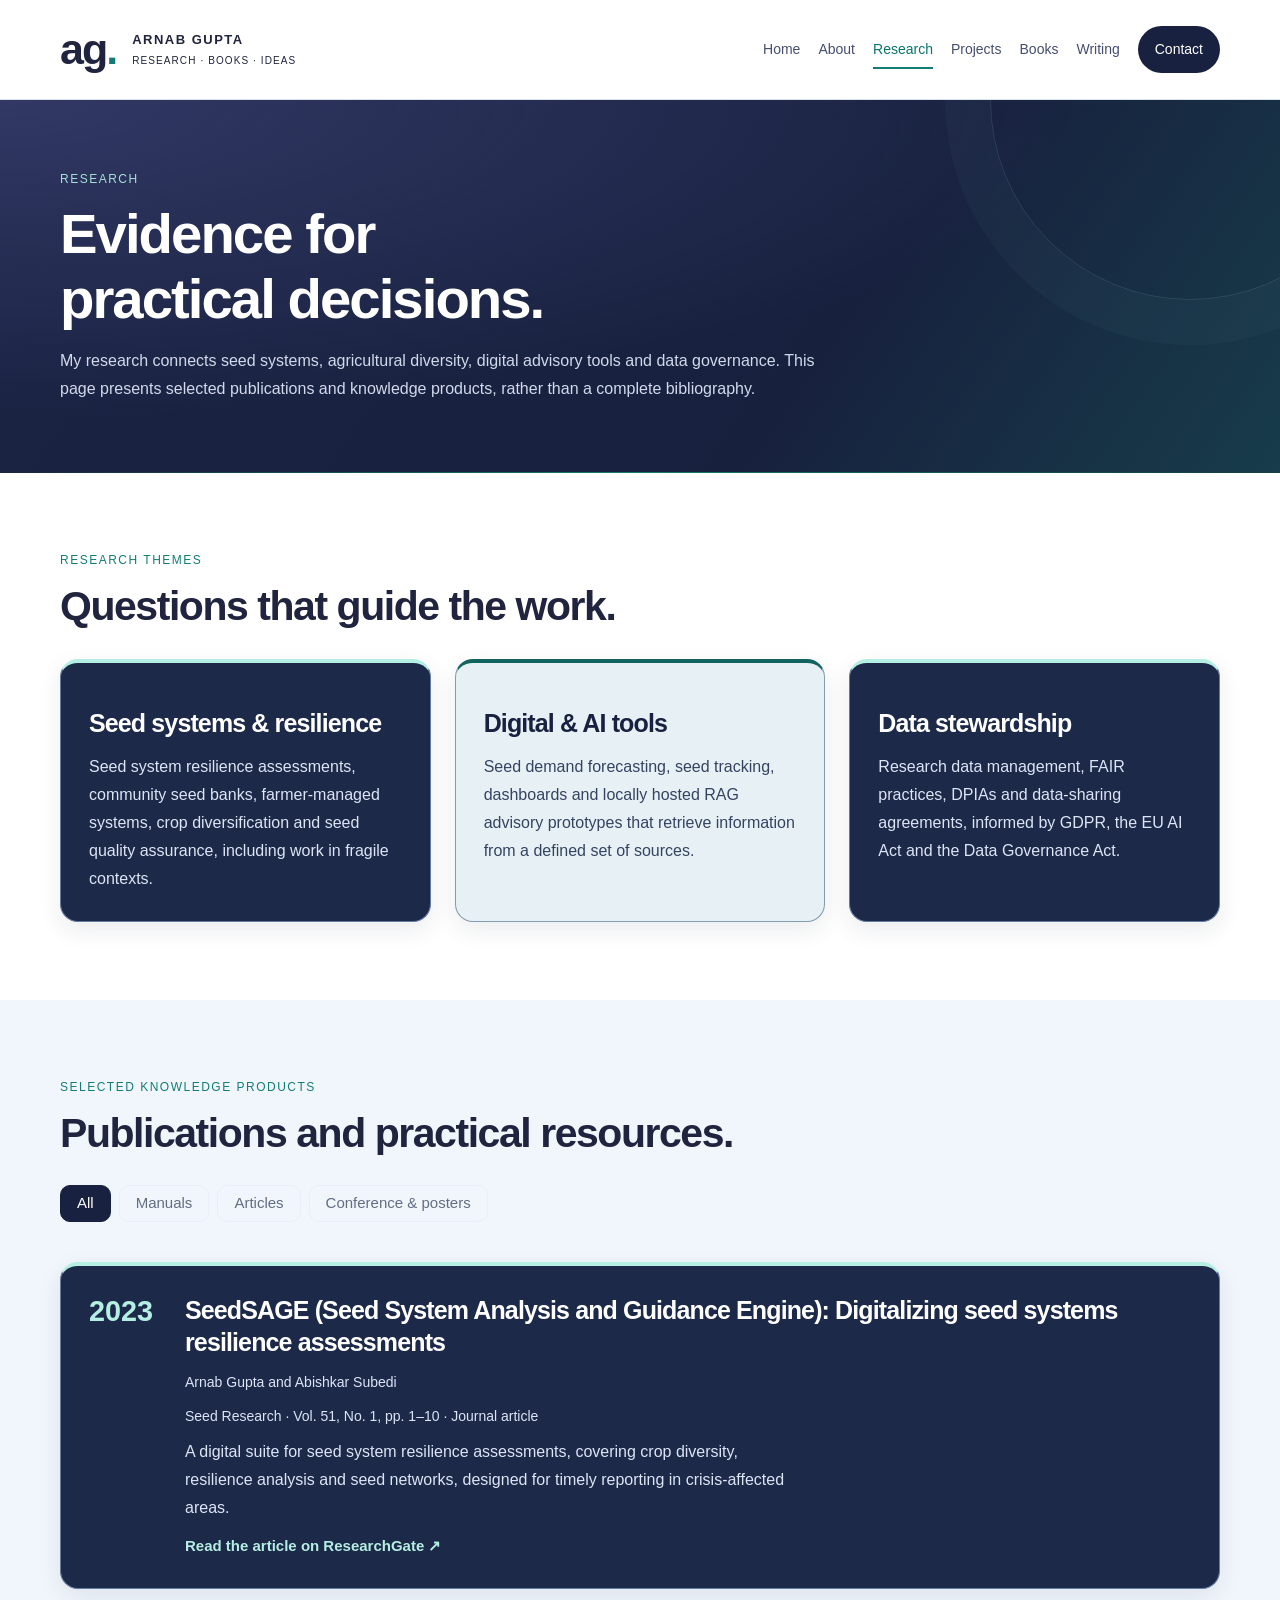
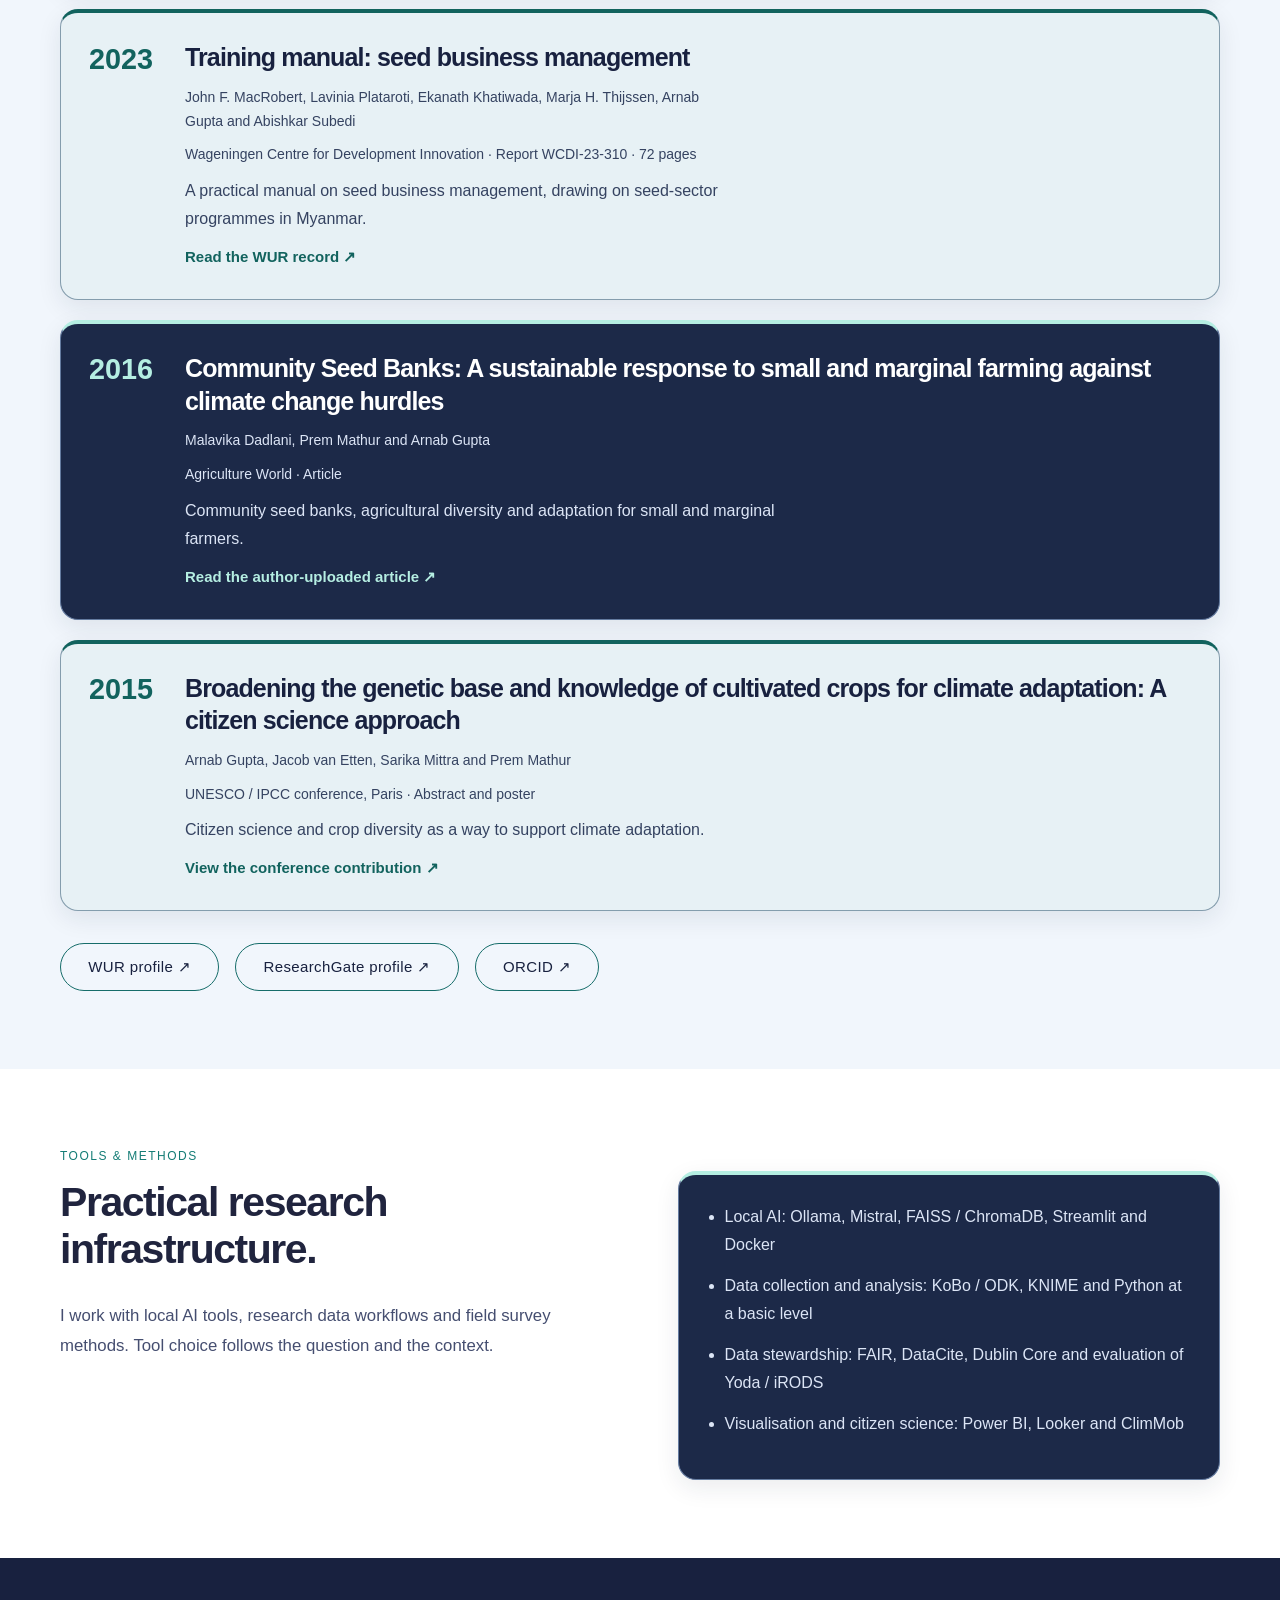
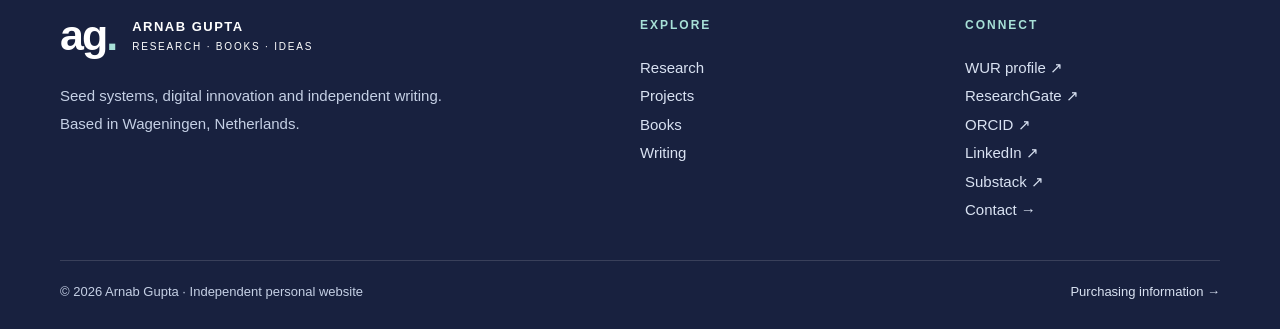
<file: pages/research.html>
<!DOCTYPE html>
<html lang="en">
<head>
<meta charset="UTF-8"/>
<meta name="viewport" content="width=device-width, initial-scale=1.0"/>
<title>Research &amp; Publications | Arnab Gupta</title>
<meta name="description" content="Selected publications by Arnab Gupta on seed system resilience, community seed banks, crop diversity, digital tools and research data stewardship.">
<link rel="canonical" href="https://arnabgupta.nl/pages/research.html">
<meta property="og:type" content="website">
<meta property="og:site_name" content="Arnab Gupta">
<meta property="og:title" content="Research &amp; Publications | Arnab Gupta">
<meta property="og:description" content="Selected publications by Arnab Gupta on seed system resilience, community seed banks, crop diversity, digital tools and research data stewardship.">
<meta property="og:url" content="https://arnabgupta.nl/pages/research.html">
<meta property="og:image" content="https://arnabgupta.nl/assets/photos/arnab-gupta-share.jpg">
<meta name="twitter:card" content="summary_large_image">
<meta name="author" content="Arnab Gupta">
<link rel="stylesheet" href="../css/style.css?v=cv-2"/>
<link rel="icon" href="../assets/books/favicon.svg" type="image/svg+xml"/>
<link rel="stylesheet" href="../css/unified.css?v=cv-3">
<meta name="theme-color" content="#18213f">
</head>
<body class="portfolio-page">
<a class="skip" href="#main">Skip to content</a>
<header class="header site-header"><a class="brand" href="../index.html" aria-label="Arnab Gupta home"><span class="monogram">ag<span>.</span></span><span>ARNAB GUPTA<small>RESEARCH · BOOKS · IDEAS</small></span></a><button class="menu-toggle" aria-label="Open navigation" aria-expanded="false" aria-controls="navigation">Menu <span aria-hidden="true">☰</span></button><nav id="navigation" aria-label="Main navigation"><a href="../index.html">Home</a><a href="../pages/about.html">About</a><a href="../pages/research.html" aria-current="page">Research</a><a href="../pages/projects.html">Projects</a><a href="../books/">Books</a><a href="../pages/writing.html">Writing</a><a href="../pages/contact.html" class="nav-shop">Contact</a></nav></header><noscript><style>.site-header.header{height:auto;min-height:85px;flex-wrap:wrap;padding-top:16px;padding-bottom:16px}.site-header #navigation{display:flex;position:static;padding:8px 0;box-shadow:none;width:100%;gap:18px;flex-wrap:wrap}.site-header .menu-toggle{display:none}</style></noscript>
<main id="main"><section class="page-hero"><div class="wrap"><span class="label">Research</span><h1>Evidence for<br>practical decisions.</h1><p>My research connects seed systems, agricultural diversity, digital advisory tools and data governance. This page presents selected publications and knowledge products, rather than a complete bibliography.</p></div></section>
<section class="sec"><div class="wrap"><span class="label">Research themes</span><h2>Questions that guide the work.</h2><div class="work-grid"><article class="work-card"><h3>Seed systems &amp; resilience</h3><p>Seed system resilience assessments, community seed banks, farmer-managed systems, crop diversification and seed quality assurance, including work in fragile contexts.</p></article><article class="work-card"><h3>Digital &amp; AI tools</h3><p>Seed demand forecasting, seed tracking, dashboards and locally hosted RAG advisory prototypes that retrieve information from a defined set of sources.</p></article><article class="work-card"><h3>Data stewardship</h3><p>Research data management, FAIR practices, DPIAs and data-sharing agreements, informed by GDPR, the EU AI Act and the Data Governance Act.</p></article></div></div></section>
<section class="sec section-tint"><div class="wrap"><span class="label">Selected knowledge products</span><h2>Publications and practical resources.</h2><div class="filter-bar" aria-label="Filter publications"><button class="filter-btn active" data-filter="all" aria-pressed="true">All</button><button class="filter-btn" data-filter="manual" aria-pressed="false">Manuals</button><button class="filter-btn" data-filter="article" aria-pressed="false">Articles</button><button class="filter-btn" data-filter="conference" aria-pressed="false">Conference &amp; posters</button></div><div class="pub-list"><article class="pub-item fade-up" data-type="article"><div class="pub-year">2023</div><div><h3>SeedSAGE (Seed System Analysis and Guidance Engine): Digitalizing seed systems resilience assessments</h3><p class="pub-authors">Arnab Gupta and Abishkar Subedi</p><p class="pub-source">Seed Research · Vol. 51, No. 1, pp. 1–10 · Journal article</p><p>A digital suite for seed system resilience assessments, covering crop diversity, resilience analysis and seed networks, designed for timely reporting in crisis-affected areas.</p><a class="card-link" href="https://www.researchgate.net/publication/383755412_SeedSAGE_Seed_System_Analysis_and_Guidance_Engine_Digitalizing_Seed_Systems_Resilience_Assessments" target="_blank" rel="noopener noreferrer">Read the article on ResearchGate ↗</a></div></article><article class="pub-item fade-up" data-type="manual"><div class="pub-year">2023</div><div><h3>Training manual: seed business management</h3><p class="pub-authors">John F. MacRobert, Lavinia Plataroti, Ekanath Khatiwada, Marja H. Thijssen, Arnab Gupta and Abishkar Subedi</p><p class="pub-source">Wageningen Centre for Development Innovation · Report WCDI-23-310 · 72 pages</p><p>A practical manual on seed business management, drawing on seed-sector programmes in Myanmar.</p><a class="card-link" href="https://research.wur.nl/en/publications/training-manual-seed-business-management/" target="_blank" rel="noopener noreferrer">Read the WUR record ↗</a></div></article><article class="pub-item fade-up" data-type="article"><div class="pub-year">2016</div><div><h3>Community Seed Banks: A sustainable response to small and marginal farming against climate change hurdles</h3><p class="pub-authors">Malavika Dadlani, Prem Mathur and Arnab Gupta</p><p class="pub-source">Agriculture World · Article</p><p>Community seed banks, agricultural diversity and adaptation for small and marginal farmers.</p><a class="card-link" href="https://www.researchgate.net/publication/295857802_Community_Seed_Banks_A_sustainable_response_to_small_and_marginal_farming_against_climate_change_hurdles" target="_blank" rel="noopener noreferrer">Read the author-uploaded article ↗</a></div></article><article class="pub-item fade-up" data-type="conference"><div class="pub-year">2015</div><div><h3>Broadening the genetic base and knowledge of cultivated crops for climate adaptation: A citizen science approach</h3><p class="pub-authors">Arnab Gupta, Jacob van Etten, Sarika Mittra and Prem Mathur</p><p class="pub-source">UNESCO / IPCC conference, Paris · Abstract and poster</p><p>Citizen science and crop diversity as a way to support climate adaptation.</p><a class="card-link" href="https://www.researchgate.net/publication/280932371_Broadening_the_genetic_base_and_knowledge_of_cultivated_crops_for_climate_adaptation_A_citizen_science_approach" target="_blank" rel="noopener noreferrer">View the conference contribution ↗</a></div></article></div><div class="source-links"><a class="btn btn-ol" href="https://www.wur.nl/en/persons/arnab-gupta" target="_blank" rel="noopener noreferrer">WUR profile ↗</a><a class="btn btn-ol" href="https://www.researchgate.net/profile/Arnab-Gupta-2" target="_blank" rel="noopener noreferrer">ResearchGate profile ↗</a><a class="btn btn-ol" href="https://orcid.org/0000-0002-5672-5735" target="_blank" rel="noopener noreferrer">ORCID ↗</a></div></div></section>
<section class="sec"><div class="wrap content-split"><div><span class="label">Tools &amp; methods</span><h2>Practical research infrastructure.</h2><p>I work with local AI tools, research data workflows and field survey methods. Tool choice follows the question and the context.</p></div><div class="fact-panel"><ul class="detail-list"><li>Local AI: Ollama, Mistral, FAISS / ChromaDB, Streamlit and Docker</li><li>Data collection and analysis: KoBo / ODK, KNIME and Python at a basic level</li><li>Data stewardship: FAIR, DataCite, Dublin Core and evaluation of Yoda / iRODS</li><li>Visualisation and citizen science: Power BI, Looker and ClimMob</li></ul></div></div></section></main>
<footer class="site-footer"><div class="wrap footer-grid"><div><a class="brand" href="../index.html"><span class="monogram">ag<span>.</span></span><span>ARNAB GUPTA<small>RESEARCH · BOOKS · IDEAS</small></span></a><p>Seed systems, digital innovation and independent writing.<br>Based in Wageningen, Netherlands.</p></div><div><p class="eyebrow">EXPLORE</p><a href="../pages/research.html">Research</a><a href="../pages/projects.html">Projects</a><a href="../books/">Books</a><a href="../pages/writing.html">Writing</a></div><div><p class="eyebrow">CONNECT</p><a href="https://www.wur.nl/en/persons/arnab-gupta" target="_blank" rel="noopener noreferrer">WUR profile ↗</a><a href="https://www.researchgate.net/profile/Arnab-Gupta-2" target="_blank" rel="noopener noreferrer">ResearchGate ↗</a><a href="https://orcid.org/0000-0002-5672-5735" target="_blank" rel="noopener noreferrer">ORCID ↗</a><a href="https://www.linkedin.com/in/arnab-gupta-4198271b" target="_blank" rel="noopener noreferrer">LinkedIn ↗</a><a href="https://arnabgupta9.substack.com" target="_blank" rel="noopener noreferrer">Substack ↗</a><a href="../pages/contact.html">Contact →</a></div></div><div class="wrap footer-bottom"><p>© <span id="year">2026</span> Arnab Gupta · Independent personal website</p><a href="../books/#practical">Purchasing information →</a></div></footer>
<script src="../js/components.js"></script>
<script src="../js/main.js"></script>
</body>
</html>
</file>
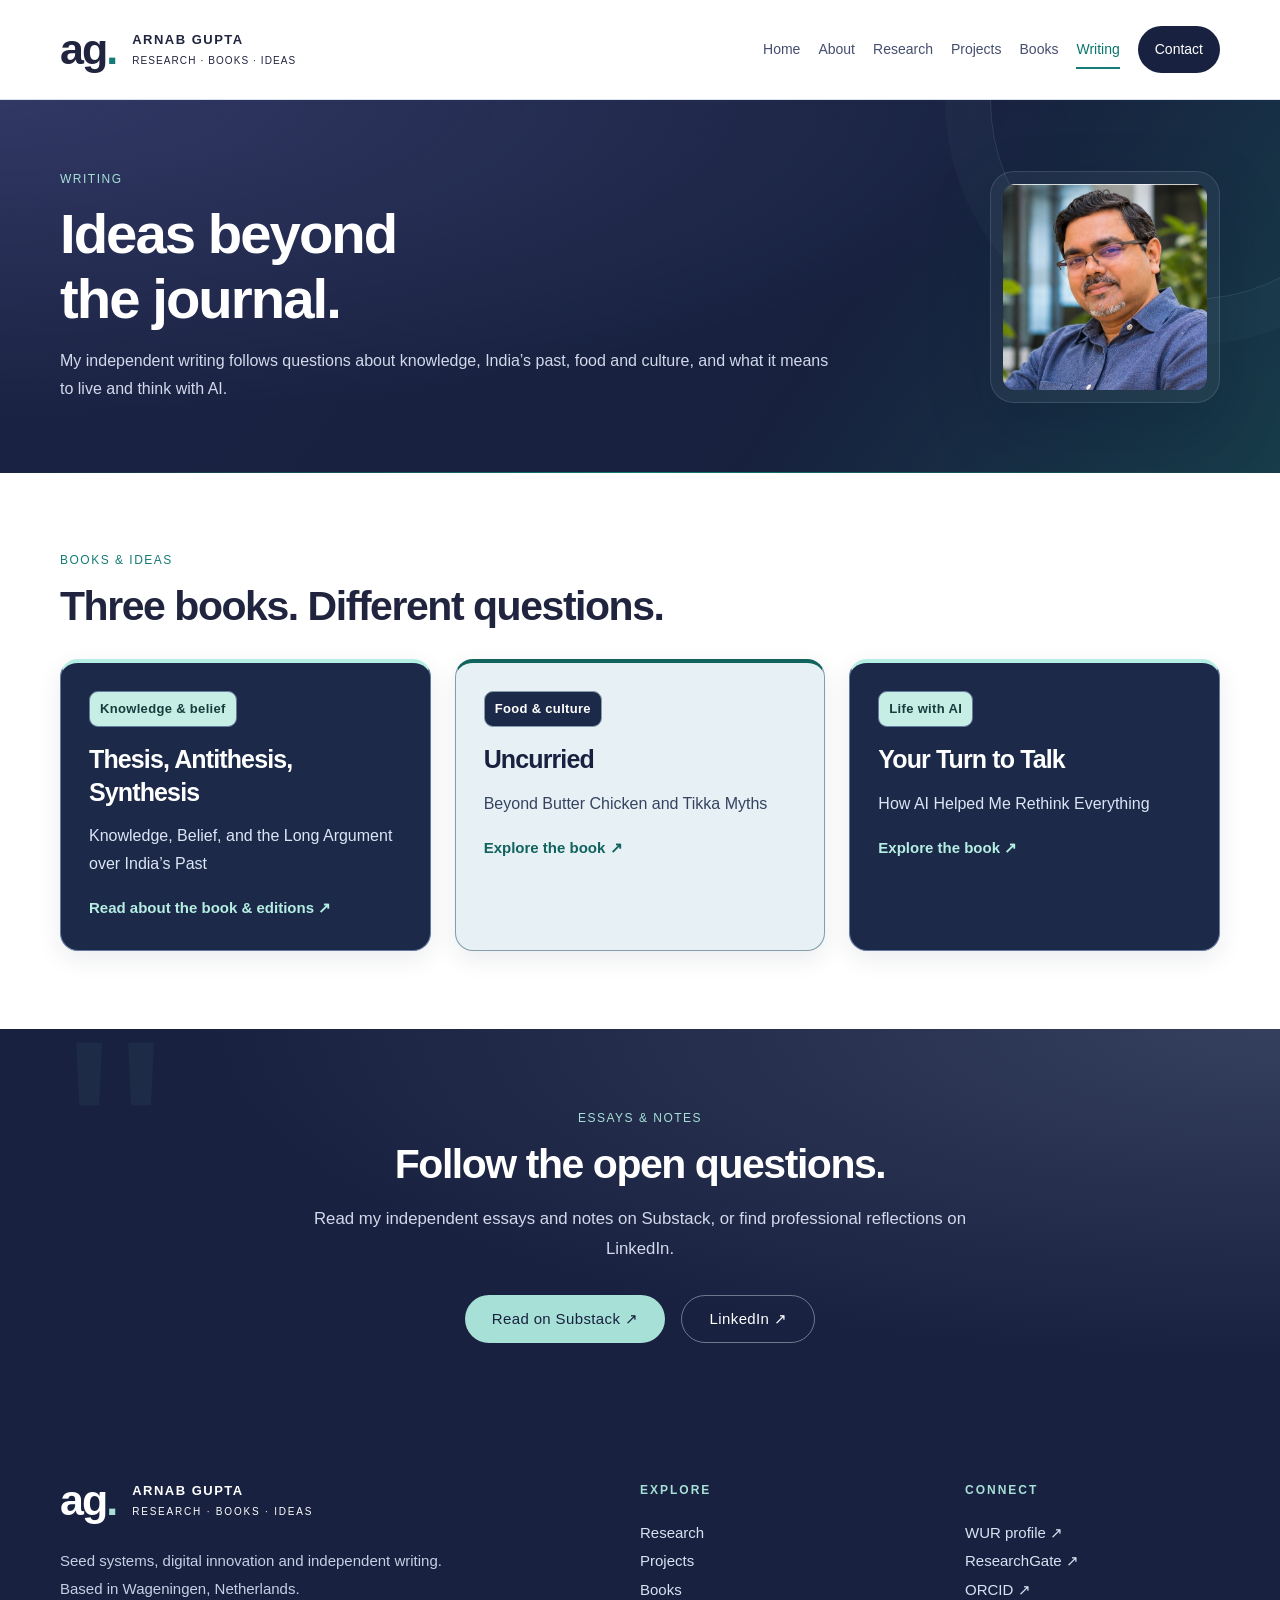
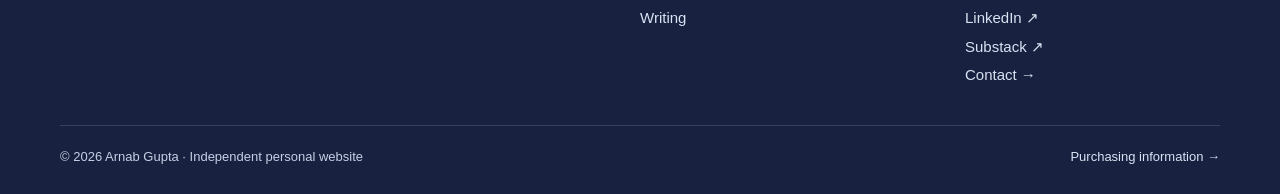
<file: pages/writing.html>
<!DOCTYPE html>
<html lang="en">
<head>
<meta charset="UTF-8"/>
<meta name="viewport" content="width=device-width, initial-scale=1.0"/>
<title>Writing: Books &amp; Essays | Arnab Gupta</title>
<meta name="description" content="Books and essays by Arnab Gupta on India’s intellectual history, food and culture, and life with AI, with further essays on Substack.">
<link rel="canonical" href="https://arnabgupta.nl/pages/writing.html">
<meta property="og:type" content="website">
<meta property="og:site_name" content="Arnab Gupta">
<meta property="og:title" content="Writing: Books &amp; Essays | Arnab Gupta">
<meta property="og:description" content="Books and essays by Arnab Gupta on India’s intellectual history, food and culture, and life with AI, with further essays on Substack.">
<meta property="og:url" content="https://arnabgupta.nl/pages/writing.html">
<meta property="og:image" content="https://arnabgupta.nl/assets/photos/arnab-gupta-share.jpg">
<meta name="twitter:card" content="summary_large_image">
<meta name="author" content="Arnab Gupta">
<link rel="stylesheet" href="../css/style.css?v=cv-2"/>
<link rel="icon" href="../assets/books/favicon.svg" type="image/svg+xml"/>
<link rel="stylesheet" href="../css/unified.css?v=cv-3">
<meta name="theme-color" content="#18213f">
</head>
<body class="portfolio-page">
<a class="skip" href="#main">Skip to content</a>
<header class="header site-header"><a class="brand" href="../index.html" aria-label="Arnab Gupta home"><span class="monogram">ag<span>.</span></span><span>ARNAB GUPTA<small>RESEARCH · BOOKS · IDEAS</small></span></a><button class="menu-toggle" aria-label="Open navigation" aria-expanded="false" aria-controls="navigation">Menu <span aria-hidden="true">☰</span></button><nav id="navigation" aria-label="Main navigation"><a href="../index.html">Home</a><a href="../pages/about.html">About</a><a href="../pages/research.html">Research</a><a href="../pages/projects.html">Projects</a><a href="../books/">Books</a><a href="../pages/writing.html" aria-current="page">Writing</a><a href="../pages/contact.html" class="nav-shop">Contact</a></nav></header><noscript><style>.site-header.header{height:auto;min-height:85px;flex-wrap:wrap;padding-top:16px;padding-bottom:16px}.site-header #navigation{display:flex;position:static;padding:8px 0;box-shadow:none;width:100%;gap:18px;flex-wrap:wrap}.site-header .menu-toggle{display:none}</style></noscript>
<main id="main"><section class="page-hero"><div class="wrap hero-with-photo"><div><span class="label">Writing</span><h1>Ideas beyond<br>the journal.</h1><p>My independent writing follows questions about knowledge, India’s past, food and culture, and what it means to live and think with AI.</p></div><figure class="hero-photo"><img src="../assets/photos/arnab-gupta-writing.jpg" alt="Arnab Gupta, author and essayist" width="593" height="600" decoding="async"></figure></div></section>
<section class="sec"><div class="wrap"><span class="label">Books &amp; ideas</span><h2>Three books. Different questions.</h2><div class="work-grid"><article class="work-card fade-up"><span class="work-status">Knowledge &amp; belief</span><h3>Thesis, Antithesis, Synthesis</h3><p>Knowledge, Belief, and the Long Argument over India’s Past</p><a class="card-link" href="../books/#books">Read about the book &amp; editions ↗</a></article><article class="work-card fade-up"><span class="work-status">Food &amp; culture</span><h3>Uncurried</h3><p>Beyond Butter Chicken and Tikka Myths</p><a class="card-link" href="../books/#uncurried">Explore the book ↗</a></article><article class="work-card fade-up"><span class="work-status">Life with AI</span><h3>Your Turn to Talk</h3><p>How AI Helped Me Rethink Everything</p><a class="card-link" href="../books/#your-turn-to-talk">Explore the book ↗</a></article></div></div></section>
<section class="writing-band"><div class="wrap"><span class="label">Essays &amp; notes</span><h2>Follow the open questions.</h2><p>Read my independent essays and notes on Substack, or find professional reflections on LinkedIn.</p><div class="btns"><a class="btn btn-mint" href="https://arnabgupta9.substack.com" target="_blank" rel="noopener noreferrer">Read on Substack ↗</a><a class="btn btn-wh" href="https://www.linkedin.com/in/arnab-gupta-4198271b" target="_blank" rel="noopener noreferrer">LinkedIn ↗</a></div></div></section></main>
<footer class="site-footer"><div class="wrap footer-grid"><div><a class="brand" href="../index.html"><span class="monogram">ag<span>.</span></span><span>ARNAB GUPTA<small>RESEARCH · BOOKS · IDEAS</small></span></a><p>Seed systems, digital innovation and independent writing.<br>Based in Wageningen, Netherlands.</p></div><div><p class="eyebrow">EXPLORE</p><a href="../pages/research.html">Research</a><a href="../pages/projects.html">Projects</a><a href="../books/">Books</a><a href="../pages/writing.html">Writing</a></div><div><p class="eyebrow">CONNECT</p><a href="https://www.wur.nl/en/persons/arnab-gupta" target="_blank" rel="noopener noreferrer">WUR profile ↗</a><a href="https://www.researchgate.net/profile/Arnab-Gupta-2" target="_blank" rel="noopener noreferrer">ResearchGate ↗</a><a href="https://orcid.org/0000-0002-5672-5735" target="_blank" rel="noopener noreferrer">ORCID ↗</a><a href="https://www.linkedin.com/in/arnab-gupta-4198271b" target="_blank" rel="noopener noreferrer">LinkedIn ↗</a><a href="https://arnabgupta9.substack.com" target="_blank" rel="noopener noreferrer">Substack ↗</a><a href="../pages/contact.html">Contact →</a></div></div><div class="wrap footer-bottom"><p>© <span id="year">2026</span> Arnab Gupta · Independent personal website</p><a href="../books/#practical">Purchasing information →</a></div></footer>
<script src="../js/components.js"></script>
<script src="../js/main.js"></script>
</body>
</html>
</file>
<file: css/style.css>
/* ============================================================
   ARNAB GUPTA — Personal Professional Website
   Design System & Global Styles
   ============================================================ */


:root {
  --forest:      #18213f;
  --forest-2:    #253253;
  --forest-3:    #166d6a;
  --forest-4:    #147c75;
  --amber:       #147c75;
  --amber-2:     #7ecbc0;
  --amber-3:     #a7e0d7;
  --cream:       #ffffff;
  --cream-2:     #e8f0f7;
  --ink:         #20243e;
  --ink-2:       #454e70;
  --ink-3:       #626d82;
  --white:       #ffffff;
  --red-fragile: #8b2020;

  --serif: "Helvetica Neue", Helvetica, Arial, sans-serif;
  --sans:  "Helvetica Neue", Helvetica, Arial, sans-serif;
  --mono:  "Helvetica Neue", Helvetica, Arial, sans-serif;

  --nav-h: 66px;
  --w:     1180px;
  --r:     999px;
  --ease:  cubic-bezier(0.16, 1, 0.3, 1);
}

*, *::before, *::after { box-sizing: border-box; margin: 0; padding: 0; }
html { scroll-behavior: smooth; font-size: 16px; }
body { font-family: var(--sans); background: var(--white); color: var(--ink); line-height: 1.7; -webkit-font-smoothing: antialiased; overflow-x: hidden; }
img { display: block; max-width: 100%; }
a   { color: inherit; text-decoration: none; }
ul  { list-style: none; }

h1,h2,h3 { font-family: var(--serif); line-height: 1.15; }
h1 { font-size: clamp(2.6rem, 5.5vw, 4.8rem); font-weight: 900; }
h2 { font-size: clamp(1.9rem, 3.2vw, 2.8rem); font-weight: 700; }
h3 { font-size: clamp(1.2rem, 2vw, 1.6rem); font-weight: 500; }
h4 { font-size: 1.05rem; font-weight: 600; font-family: var(--sans); }
p  { font-size: 1.05rem; color: var(--ink-2); max-width: 70ch; }

.wrap   { max-width: var(--w); margin: 0 auto; padding: 0 2rem; }
.sec    { padding: 6rem 0; }
.sec-sm { padding: 3.5rem 0; }

/* Labels & rules */
.label { font-family: var(--mono); font-size: 0.7rem; letter-spacing: 0.18em; text-transform: uppercase; color: var(--amber); display: block; margin-bottom: 0.8rem; }
.rule  { width: 40px; height: 2px; background: var(--amber); margin: 0.9rem 0 2.2rem; }

/* Buttons */
.btn { display: inline-flex; align-items: center; gap: 0.45rem; padding: 0.72rem 1.7rem; border-radius: var(--r); font-family: var(--sans); font-size: 0.88rem; font-weight: 500; letter-spacing: 0.025em; cursor: pointer; border: none; transition: all 0.22s var(--ease); white-space: nowrap; }
.btn-dk { background: var(--forest); color: var(--white); }
.btn-dk:hover { background: var(--forest-3); transform: translateY(-2px); box-shadow: 0 6px 20px rgba(24,33,63,0.3); }
.btn-ol { background: transparent; color: var(--forest); border: 1.5px solid var(--forest-3); }
.btn-ol:hover { background: var(--forest); color: var(--white); }
.btn-am { background: var(--amber); color: var(--white); }
.btn-am:hover { background: var(--amber-2); transform: translateY(-2px); }
.btn-wh { background: transparent; color: var(--cream); border: 1.5px solid rgba(242,246,255,0.4); }
.btn-wh:hover { background: rgba(242,246,255,0.1); }

/* Tags */
.tag { display: inline-block; padding: 0.2rem 0.7rem; border-radius: 100px; font-size: 0.73rem; font-weight: 500; letter-spacing: 0.04em; font-family: var(--sans); }
.tg { background: #dff4f0; color: var(--forest-2); }
.ta { background: #fbe4e1; color: #92483f; }
.ts { background: var(--cream-2); color: var(--ink-3); }
.td { background: var(--forest-2); color: var(--cream); }
.tr { background: #f5d2d2; color: var(--red-fragile); }

/* ── NAV ── */
.nav { position: fixed; top: 0; left: 0; right: 0; height: var(--nav-h); z-index: 200; background: rgba(255,255,255,0.94); backdrop-filter: blur(16px); border-bottom: 1px solid rgba(126,203,192,0.13); transition: box-shadow 0.3s; }
.nav.scrolled { box-shadow: 0 2px 24px rgba(24,33,63,0.09); }
.nav-in { max-width: var(--w); margin: 0 auto; padding: 0 2rem; height: 100%; display: flex; align-items: center; justify-content: space-between; }
.nav-logo { font-family: var(--serif); font-size: 1.2rem; font-weight: 700; color: var(--forest); }
.nav-logo em { color: var(--amber); font-style: normal; }
.nav-links { display: flex; align-items: center; gap: 1.8rem; }
.nav-links a { font-size: 0.85rem; font-weight: 500; color: var(--ink-3); transition: color 0.2s; position: relative; }
.nav-links a::after { content: ''; position: absolute; bottom: -4px; left: 0; right: 0; height: 1.5px; background: var(--amber); transform: scaleX(0); transition: transform 0.22s var(--ease); transform-origin: left; }
.nav-links a:hover, .nav-links a.active { color: var(--forest); }
.nav-links a:hover::after, .nav-links a.active::after { transform: scaleX(1); }
.nav-cta { font-size: 0.82rem !important; padding: 0.42rem 1.1rem; background: var(--forest) !important; color: var(--white) !important; border-radius: var(--r); }
.nav-cta:hover { background: var(--forest-3) !important; }
.nav-cta::after { display: none !important; }
.hamburger { display: none; flex-direction: column; gap: 5px; cursor: pointer; padding: 4px; }
.hamburger span { display: block; width: 22px; height: 2px; background: var(--forest); transition: all 0.3s; }

/* ── PAGE HERO (inner pages) ── */
.page-hero { background: var(--forest); padding: calc(var(--nav-h) + 4rem) 0 4rem; position: relative; overflow: hidden; }
.page-hero::after { content: ''; position: absolute; bottom: 0; left: 0; right: 0; height: 1px; background: linear-gradient(90deg, transparent, var(--amber), transparent); }
.page-hero .label { color: var(--amber-3); }
.page-hero h1 { color: var(--cream); margin-bottom: 1rem; }
.page-hero p  { color: rgba(242,246,255,0.65); }

/* ── CARDS & GRIDS ── */
.do-section { background: var(--cream); }
.do-grid    { display: grid; grid-template-columns: repeat(3,1fr); gap: 1.5rem; }
.do-card    { background: var(--white); border-radius: 8px; border: 1px solid var(--cream-2); padding: 2rem 1.8rem; transition: transform 0.25s var(--ease), box-shadow 0.25s, border-color 0.25s; position: relative; overflow: hidden; }
.do-card::before { content: ''; position: absolute; top: 0; left: 0; right: 0; height: 3px; background: linear-gradient(90deg, var(--forest-4), var(--amber)); transform: scaleX(0); transform-origin: left; transition: transform 0.3s var(--ease); }
.do-card:hover { transform: translateY(-4px); box-shadow: 0 12px 40px rgba(24,33,63,0.1); border-color: rgba(126,203,192,0.2); }
.do-card:hover::before { transform: scaleX(1); }
.do-icon { width: 52px; height: 52px; border-radius: 10px; display: flex; align-items: center; justify-content: center; font-size: 1.6rem; margin-bottom: 1.2rem; }
.do-card h4 { font-size: 1.05rem; margin-bottom: 0.6rem; color: var(--forest); }
.do-card p  { font-size: 0.9rem; }

.recent-sec  { background: var(--cream); }
.recent-grid { display: grid; grid-template-columns: repeat(2,1fr); gap: 1.5rem; }
.recent-card { background: var(--white); border-radius: 8px; border: 1px solid var(--cream-2); padding: 1.8rem; transition: transform 0.22s var(--ease), box-shadow 0.22s; }
.recent-card:hover { transform: translateY(-3px); box-shadow: 0 10px 32px rgba(24,33,63,0.09); }
.recent-card h4 { margin-bottom: 0.5rem; color: var(--forest); }
.recent-card p  { font-size: 0.9rem; }

/* ── TIMELINE ── */
.tl { display: flex; flex-direction: column; position: relative; }
.tl::before { content: ''; position: absolute; left: 16px; top: 24px; bottom: 0; width: 1px; background: linear-gradient(to bottom, var(--amber), transparent); }
.tl-item { display: grid; grid-template-columns: 48px 1fr; gap: 1.5rem; padding: 0 0 2.5rem; }
.tl-dot  { width: 34px; height: 34px; border-radius: 50%; display: flex; align-items: center; justify-content: center; font-size: 1rem; border: 2px solid var(--cream-2); background: var(--white); position: relative; z-index: 1; margin-top: 2px; }
.tl-dot.now { border-color: var(--amber); background: var(--amber); }
.tl-body h4 { margin-bottom: 0.2rem; color: var(--forest); }
.tl-org     { font-size: 0.85rem; color: var(--amber); font-weight: 600; margin-bottom: 0.15rem; }
.tl-period  { font-family: var(--mono); font-size: 0.73rem; color: var(--ink-3); margin-bottom: 0.5rem; }
.tl-body p  { font-size: 0.88rem; }

/* ── GEO STRIP ── */
.geo-strip   { background: var(--forest-2); padding: 5rem 0; position: relative; overflow: hidden; }
.geo-bg      { position: absolute; inset: 0; background: repeating-linear-gradient(45deg, transparent, transparent 20px, rgba(20,124,117,0.06) 20px, rgba(20,124,117,0.06) 21px); }
.geo-content { position: relative; z-index: 1; }
.geo-inner   { display: grid; grid-template-columns: 1fr 1fr; gap: 4rem; align-items: center; }
.geo-text h2 { color: var(--cream); margin-bottom: 1rem; }
.geo-text p  { color: rgba(242,246,255,0.65); margin-bottom: 2rem; }
.geo-countries { display: flex; flex-wrap: wrap; gap: 0.5rem; }
.geo-country   { font-family: var(--mono); font-size: 0.68rem; letter-spacing: 0.1em; padding: 0.25rem 0.65rem; border-radius: 100px; border: 1px solid rgba(126,203,192,0.28); color: var(--amber-3); }
.geo-map       { background: rgba(24,33,63,0.5); border-radius: 12px; border: 1px solid rgba(126,203,192,0.18); overflow: hidden; padding: 1.5rem; }

/* ── STATS BAND ── */
.stats-band { background: var(--amber); padding: 2rem 0; }
.stats-row  { max-width: var(--w); margin: 0 auto; padding: 0 2rem; display: grid; grid-template-columns: repeat(4,1fr); gap: 1rem; }
.stat-cell  { text-align: center; }
.stat-cell strong { display: block; font-family: var(--serif); font-size: 2.2rem; font-weight: 700; color: var(--white); line-height: 1; }
.stat-cell span   { font-size: 0.8rem; color: rgba(255,255,255,0.8); letter-spacing: 0.04em; }

/* ── WRITING BAND ── */
.writing-band { background: var(--forest); padding: 5rem 0; text-align: center; position: relative; overflow: hidden; }
.writing-band::before { content: '"'; position: absolute; top: -2rem; left: 5%; font-family: var(--serif); font-size: 18rem; color: rgba(126,203,192,0.06); line-height: 1; pointer-events: none; }
.writing-band h2 { color: var(--cream); margin-bottom: 1rem; }
.writing-band p  { color: rgba(242,246,255,0.65); margin: 0 auto 2rem; }
.writing-band .btns { display: flex; gap: 1rem; justify-content: center; flex-wrap: wrap; }

/* ── RESEARCH ── */
.filter-bar  { display: flex; gap: 0.5rem; flex-wrap: wrap; margin-bottom: 2.5rem; }
.filter-btn  { padding: 0.38rem 1rem; border-radius: 100px; font-size: 0.8rem; font-weight: 500; border: 1.5px solid var(--cream-2); background: transparent; color: var(--ink-3); cursor: pointer; transition: all 0.2s; font-family: var(--sans); }
.filter-btn:hover, .filter-btn.active { background: var(--forest); color: var(--white); border-color: var(--forest); }
.pub-list    { display: flex; flex-direction: column; gap: 1.2rem; }
.pub-item    { display: grid; grid-template-columns: 72px 1fr; gap: 1.5rem; padding: 1.5rem; background: var(--cream); border-radius: 8px; border: 1px solid transparent; transition: border-color 0.2s, box-shadow 0.2s; }
.pub-item:hover { border-color: rgba(126,203,192,0.25); box-shadow: 0 4px 20px rgba(24,33,63,0.07); }
.pub-year    { font-family: var(--serif); font-size: 1.8rem; font-weight: 700; color: var(--amber); line-height: 1; padding-top: 0.2rem; }
.pub-body h4 { margin-bottom: 0.3rem; font-size: 0.98rem; line-height: 1.4; }
.pub-body h4 a { color: var(--forest); border-bottom: 1px dashed rgba(126,203,192,0.5); }
.pub-body h4 a:hover { color: var(--amber); }
.pub-authors { font-size: 0.8rem; color: var(--ink-3); margin-bottom: 0.3rem; }
.pub-journal { font-size: 0.82rem; font-style: italic; color: var(--ink-2); margin-bottom: 0.5rem; }
.pub-tags    { display: flex; flex-wrap: wrap; gap: 0.35rem; }

/* ── PROJECTS ── */
.proj-grid { display: grid; grid-template-columns: repeat(3,1fr); gap: 1.5rem; }
.proj-card { background: var(--white); border: 1px solid var(--cream-2); border-radius: 10px; overflow: hidden; transition: transform 0.25s var(--ease), box-shadow 0.25s; }
.proj-card:hover { transform: translateY(-5px); box-shadow: 0 12px 40px rgba(24,33,63,0.13); }
.proj-thumb { height: 120px; display: flex; align-items: center; justify-content: center; font-size: 2.8rem; }
.proj-body  { padding: 1.4rem; }
.proj-body h4 { margin-bottom: 0.4rem; font-size: 1rem; }
.proj-body p  { font-size: 0.85rem; margin-bottom: 1rem; }
.proj-chips { display: flex; gap: 0.4rem; flex-wrap: wrap; }
.pt-g { background: linear-gradient(135deg,#c8e8d4,#147c75); }
.pt-a { background: linear-gradient(135deg,#f5e0c4,#147c75); }
.pt-f { background: linear-gradient(135deg,#166d6a,#18213f); }
.pt-b { background: linear-gradient(135deg,#c8dff5,#3a6fa5); }
.pt-m { background: linear-gradient(135deg,#253253,#147c75); }

/* ── WRITING ── */
.writing-list { display: flex; flex-direction: column; }
.writing-item { display: grid; grid-template-columns: 1fr auto; gap: 1.5rem; padding: 1.8rem; align-items: start; border-bottom: 1px solid var(--cream-2); transition: background 0.2s; }
.writing-item:hover { background: var(--cream); }
.writing-item:last-child { border-bottom: none; }
.writing-date { font-family: var(--mono); font-size: 0.73rem; color: var(--ink-3); white-space: nowrap; padding-top: 0.35rem; }
.writing-item h4 { margin-bottom: 0.35rem; }
.writing-item h4 a { color: var(--forest); }
.writing-item h4 a:hover { color: var(--amber); }
.writing-item p { font-size: 0.88rem; }

/* ── ABOUT ── */
.about-grid { display: grid; grid-template-columns: 1fr 300px; gap: 4rem; }
.prose p { margin-bottom: 1.4rem; }
.prose a { color: var(--forest); border-bottom: 1px solid rgba(126,203,192,0.4); }
.prose a:hover { border-color: var(--amber); }
.sidebar-card { background: var(--cream); border-radius: 8px; padding: 1.4rem; margin-bottom: 1.2rem; border: 1px solid rgba(126,203,192,0.1); }
.sidebar-card h5 { font-family: var(--mono); font-size: 0.68rem; letter-spacing: 0.15em; text-transform: uppercase; color: var(--amber); margin-bottom: 0.9rem; }
.sidebar-list li { font-size: 0.87rem; color: var(--ink-2); padding: 0.35rem 0; border-bottom: 1px solid rgba(126,203,192,0.08); display: flex; align-items: center; gap: 0.5rem; }
.sidebar-list li:last-child { border-bottom: none; }
.sidebar-list li::before { content: '›'; color: var(--amber); }

/* ── CONTACT ── */
.contact-split  { display: grid; grid-template-columns: 1fr 1fr; gap: 3rem; }
.contact-method { display: flex; align-items: flex-start; gap: 1rem; padding: 1.4rem; background: var(--cream); border-radius: 8px; margin-bottom: 1rem; transition: transform 0.2s; }
.contact-method:hover { transform: translateX(4px); }
.c-icon { width: 42px; height: 42px; border-radius: 8px; background: var(--forest); color: var(--white); display: flex; align-items: center; justify-content: center; font-size: 1.1rem; flex-shrink: 0; }
.contact-method h4 { font-size: 0.78rem; text-transform: uppercase; letter-spacing: 0.08em; color: var(--ink-3); margin-bottom: 0.15rem; }
.contact-method a, .contact-method p { font-size: 0.92rem; color: var(--forest); }

/* ── FOOTER ── */
footer { background: var(--forest); color: var(--cream); padding: 3.5rem 0 2rem; }
.footer-grid { max-width: var(--w); margin: 0 auto; padding: 0 2rem; display: grid; grid-template-columns: 2fr 1fr 1fr; gap: 3rem; margin-bottom: 2.5rem; }
.foot-brand p { font-size: 0.85rem; color: rgba(242,246,255,0.55); margin-top: 0.7rem; max-width: 30ch; }
.foot-col h5  { font-family: var(--mono); font-size: 0.68rem; letter-spacing: 0.18em; text-transform: uppercase; color: var(--amber); margin-bottom: 1rem; }
.foot-col li  { padding: 0.28rem 0; }
.foot-col li a { font-size: 0.85rem; color: rgba(242,246,255,0.6); transition: color 0.2s; }
.foot-col li a:hover { color: var(--amber-3); }
.foot-bottom { border-top: 1px solid rgba(126,203,192,0.18); padding: 1.5rem 2rem 0; max-width: var(--w); margin: 0 auto; display: flex; justify-content: space-between; align-items: center; font-family: var(--mono); font-size: 0.72rem; color: rgba(242,246,255,0.38); }

/* ── ANIMATIONS ── */
.fade-up { opacity: 1; transform: none; }
.fade-up.vis { opacity: 1; transform: translateY(0); }

/* ── RESPONSIVE ── */
@media (max-width: 960px) {
  .hero-body, .geo-inner { grid-template-columns: 1fr; }
  .hero-card { max-width: 380px; }
  .do-grid   { grid-template-columns: 1fr 1fr; }
  .geo-map   { display: none; }
  .recent-grid, .about-grid, .contact-split { grid-template-columns: 1fr; }
  .proj-grid { grid-template-columns: 1fr 1fr; }
  .footer-grid { grid-template-columns: 1fr 1fr; }
  .stats-row { grid-template-columns: repeat(2,1fr); }
}
@media (max-width: 640px) {
  :root { --nav-h: 58px; }
  .do-grid, .proj-grid { grid-template-columns: 1fr; }
  .pub-item, .writing-item { grid-template-columns: 1fr; }
  .nav-links { display: none; }
  .hamburger { display: flex; }
  .nav-links.open { display: flex; flex-direction: column; position: fixed; top: var(--nav-h); left: 0; right: 0; background: var(--white); padding: 1.5rem 2rem; gap: 1.2rem; box-shadow: 0 8px 30px rgba(0,0,0,0.1); border-bottom: 1px solid var(--cream-2); z-index: 99; }
  .footer-grid { grid-template-columns: 1fr; gap: 2rem; }
  .foot-bottom { flex-direction: column; gap: 0.5rem; text-align: center; }
}
</file>
<file: css/unified.css>
:root{--font-sans:"Helvetica Neue",Helvetica,Arial,sans-serif;--sans:var(--font-sans);--serif:var(--font-sans);--mono:var(--font-sans)}
html{scroll-padding-top:105px}body{font-family:var(--font-sans);background:#fff;color:#20243e}
h1,h2,h3{font-family:var(--font-sans);font-weight:600;letter-spacing:-.035em}h1 em,h2 em{font-style:normal;font-weight:600}
a,button,select,summary{outline-offset:5px}a:focus-visible,button:focus-visible,select:focus-visible,summary:focus-visible{outline:3px solid #08756c}
.wrap{width:min(1160px,calc(100% - 100px));max-width:none;padding:0;margin:0 auto}
.skip{position:absolute;top:-60px;left:15px;background:#18213f;color:#fff;padding:10px 18px;z-index:400;border-radius:12px}.skip:focus{top:12px}
.site-header.header{height:100px;max-width:none;padding:0 max(50px,calc((100% - 1160px)/2));margin:0;border-bottom:1px solid #dce3ee;background:#fff;display:flex;align-items:center;justify-content:space-between;gap:24px;position:sticky;top:0;z-index:200}
.brand{display:flex;align-items:center;gap:16px;line-height:1.3;font-size:12px;letter-spacing:1.5px;font-weight:700;color:#20243e;flex-shrink:0}.brand small{display:block;font-size:8px;letter-spacing:1.8px;font-weight:400;margin-top:5px}
.monogram{font-family:var(--font-sans);font-size:43px;font-weight:700;letter-spacing:-2px}.monogram span{color:#147c75}
.site-header #navigation{display:flex;gap:24px;align-items:center;font-size:12px;position:static;padding:0;background:transparent;border:0}
.site-header #navigation a{color:#454e70;position:relative;white-space:nowrap}.site-header #navigation a:hover,.site-header #navigation a[aria-current=page]{color:#08756c}
.site-header #navigation a[aria-current=page]:after{content:'';position:absolute;height:2px;background:#147c75;left:0;right:0;bottom:-7px}
.site-header #navigation .nav-shop{border:0;background:#18213f;color:#fff;padding:10px 17px;border-radius:999px}.site-header #navigation .nav-shop:hover{background:#253253}.site-header #navigation .nav-shop[aria-current=page]:after{display:none}
.site-header .menu-toggle{display:none;align-items:center;gap:12px;background:transparent;border:1px solid #dce3ee;padding:8px 12px;border-radius:10px;font:inherit;font-size:12px;color:#20243e}
.site-footer{background:#18213f;color:#fff;padding:50px 0 26px;margin-top:0;border:0;font-family:var(--font-sans)}
.site-footer .footer-grid{display:grid;grid-template-columns:2fr 1fr 1fr;gap:70px;padding:0;margin-bottom:35px}.site-footer .brand{color:#fff}.site-footer .monogram span{color:#a7e0d7}
.site-footer p{color:#c5d0e5;font-size:13px;line-height:1.7;margin:18px 0 0;max-width:390px}.site-footer .eyebrow{font-size:9px;letter-spacing:2px;color:#a7e0d7;margin:6px 0 17px;font-weight:700}
.site-footer .footer-grid>div>a:not(.brand){display:block;font-size:12px;color:#d9e2f2;line-height:2.25}.site-footer a:hover{text-decoration:underline}
.footer-bottom{border-top:1px solid #ffffff24;padding-top:20px;display:flex;justify-content:space-between;gap:22px;align-items:center}.site-footer .footer-bottom p{margin:0;font-size:10px;max-width:none}.footer-bottom>a,.footer-bottom .text-button{font-size:11px;color:#d9e2f2}
.text-button{background:none;border:0;font:inherit;cursor:pointer}.btn,.button{border-radius:999px}.filter-btn,.text-button{border-radius:10px}
.sec{padding:78px 0}.page-hero{padding:70px 0;background:radial-gradient(ellipse at 0 0,#313864,transparent 60%),linear-gradient(125deg,#1b2344,#17213e 65%,#173c4a);isolation:isolate}
.page-hero:before{content:'';position:absolute;width:400px;height:400px;right:-110px;top:-200px;border:1px solid #aacbd526;border-radius:50%;box-shadow:0 0 0 45px #aacbd508;pointer-events:none;z-index:-1}
.page-hero h1{max-width:900px;font-size:clamp(36px,4.4vw,58px)}.page-hero p{max-width:780px;color:#d2d9eb;font-size:16px}.page-hero .label{color:#a7e0d7}
.do-section,.recent-sec{background:#fff}.do-card,.recent-card{background:#f0f8fb;border:1px solid #dce3ee;border-radius:14px}.do-card h4,.recent-card h4{font-size:20px;letter-spacing:-.025em;font-weight:600;color:#20243e}.do-card p,.recent-card p{font-size:14px;color:#596278}
.sidebar-card,.pub-item,.contact-method{background:#f0f8fb;border-color:#dce3ee;border-radius:14px}.sidebar-card:nth-child(even){background:#eef0fc}.pub-item h4{font-size:17px}.pub-year{font-family:var(--font-sans);font-weight:600}.contact-method a{overflow-wrap:anywhere}
.content-split{display:grid;grid-template-columns:1fr 1fr;gap:75px;align-items:start}.writing-split{display:grid;grid-template-columns:minmax(0,1fr) 280px;gap:50px;align-items:start}
.writing-books-banner{background:#eef0fc;border-radius:14px;padding:32px;margin-bottom:38px}.writing-books-banner h2{font-size:32px;margin-bottom:12px}.writing-books-banner p{font-size:14px;margin-bottom:23px}
.geo-strip{background:linear-gradient(125deg,#18213f,#193f49);isolation:isolate}.geo-bg{background:url('../assets/books/botanical-pattern.webp') right/380px auto;opacity:.07;z-index:-1}.geo-inner{display:block}.geo-text{max-width:800px}.geo-text h2{font-size:42px}.geo-text p{color:#d2d9eb}.geo-country{border-color:#a7e0d742;font-size:11px;letter-spacing:.5px;color:#a7e0d7}
.writing-band{background:radial-gradient(ellipse at 100% 0,#35405e,transparent 60%),#18213f}.writing-band p{color:#d2d9eb}.writing-band .label{color:#a7e0d7}
.home-hero{position:relative;isolation:isolate;overflow:hidden;background:radial-gradient(ellipse at 5% 5%,#313864,transparent 50%),linear-gradient(125deg,#1b2344,#17213e 60%,#173c4a);padding:64px 0;color:#fff}
.home-hero:before{content:'';position:absolute;width:560px;height:560px;left:-350px;top:90px;border:1px solid #aacbd51c;border-radius:50%;box-shadow:0 0 0 65px #aacbd506,0 0 0 130px #aacbd504;z-index:-1;pointer-events:none}
.home-grid{display:grid;grid-template-columns:1.2fr .8fr;gap:100px;align-items:center}.eyebrow{font-size:10px;letter-spacing:2.2px;font-weight:700;line-height:1.5;margin-bottom:25px}
.home-copy .eyebrow{color:#afded8}.home-copy h1{font-size:clamp(48px,5.2vw,72px);line-height:1.08;letter-spacing:-.045em;margin-bottom:25px;font-weight:600}.home-copy h1 span{color:#9cddd4}
.home-lead{color:#d2d9eb;font-size:17px;line-height:1.8;max-width:460px;margin-bottom:28px}.home-actions{display:flex;gap:14px;flex-wrap:wrap}.btn-mint{background:#a7e0d7;color:#18213f}.btn-mint:hover{background:#c4efe8}
.home-note{font-size:11px;line-height:1.8;color:#b6c2d8;margin-top:35px}.home-portrait{margin:0;border:1px solid #d1e5ef24;border-radius:120px 120px 12px 12px;overflow:hidden;background:#18213f;box-shadow:0 25px 65px #060e252e}
.home-portrait img{width:100%;aspect-ratio:1;object-fit:cover;object-position:center;scale:1.02}.home-portrait figcaption{padding:28px 25px 25px;background:#18213f;position:relative;font-size:13px;line-height:1.6;color:#d2d9eb}.home-portrait figcaption>span{display:block;font-size:9px;letter-spacing:2px;color:#a7e0d7;margin-bottom:7px}
.home-ribbon{display:flex;gap:30px;align-items:center;justify-content:center;flex-wrap:wrap;padding:22px;background:#dff4f0;color:#185b59;font-size:9px;letter-spacing:1.8px}.home-ribbon i{font-style:normal;color:#126f68;font-size:14px}
.home-books{background:#eef0fc}.section-top{display:flex;align-items:center;justify-content:space-between;gap:25px;margin-bottom:42px}.section-top h2{font-size:43px;line-height:1.12}.section-top .label{color:#126f68}
.home-book-grid{display:grid;grid-template-columns:repeat(3,minmax(0,1fr));gap:24px}.home-book-card{display:flex;flex-direction:column;background:#fff;border-radius:14px;padding:30px;gap:25px;border:1px solid #e0e3f3}.home-book-card:nth-child(2){background:#fbe4e1}.home-book-card:nth-child(3){background:#dff4f0}.home-book-card .label{font-size:8px;letter-spacing:1.7px;color:#126f68;margin-bottom:13px}
.home-book-card h3{font-size:25px;line-height:1.2;margin-bottom:13px;color:#20243e}.home-book-card p{font-size:13px;color:#626d82;line-height:1.6;margin-bottom:17px}.card-link{font-size:11px;font-weight:600;color:#126f68}
.home-cover{width:145px;aspect-ratio:943/1500;position:relative;overflow:hidden;align-self:center;box-shadow:6px 11px 18px #17213e30;border-radius:2px;background:#17213e}.home-cover img{width:100%;height:100%;object-fit:contain}.home-cover-spread{aspect-ratio:947/1483}.home-cover-spread img{position:absolute;right:0;top:0;width:211.193242%;max-width:none;height:100%;object-fit:fill}
.books-page .site-footer .footer-grid{width:min(1160px,calc(100% - 100px))}.books-page .hero.wrap{padding-top:65px;padding-bottom:65px}.books-page .hero-copy .eyebrow{margin-bottom:27px}.books-page .hero h1{font-size:clamp(42px,4.65vw,66px)}
@media(hover:hover) and (prefers-reduced-motion:no-preference){.home-book-card{transition:box-shadow .3s,transform .3s}.home-book-card:hover{box-shadow:0 14px 30px #18213f12;transform:translateY(-3px)}}
@media(max-width:1050px){.site-header.header{padding:0 30px}.site-header #navigation{gap:17px}.wrap{width:calc(100% - 60px)}.home-grid{gap:55px}.content-split,.about-grid{gap:50px}.site-footer .footer-grid{gap:45px}.home-book-card{padding:24px}.books-page .site-footer .footer-grid{width:calc(100% - 60px)}}
@media(max-width:900px){.site-header #navigation{display:none;position:absolute;top:99px;left:0;right:0;background:#fff;padding:25px 30px;border-bottom:1px solid #dce3ee;box-shadow:0 10px 20px #18213f0a;flex-wrap:wrap;gap:23px}.site-header #navigation.open{display:flex}.site-header .menu-toggle{display:flex}.home-grid{grid-template-columns:1.2fr .8fr;gap:35px}.home-copy h1{font-size:58px}.home-portrait{border-radius:85px 85px 12px 12px}.content-split,.writing-split{grid-template-columns:1fr;gap:35px}.home-book-grid{gap:16px}.home-book-card{padding:22px}.home-book-card h3{font-size:23px}.home-cover{width:125px}}
@media(max-width:720px){html{scroll-padding-top:90px}.wrap{width:calc(100% - 40px)}.site-header.header{height:85px;padding:0 20px;gap:15px}.brand{gap:12px;font-size:11px}.brand small{font-size:7px;letter-spacing:1.4px}.monogram{font-size:37px}.site-header #navigation{top:84px;padding:23px 20px}.site-header .menu-toggle{font-size:11px;padding:7px 10px}.sec{padding:55px 0}.page-hero{padding:48px 0}.page-hero h1{font-size:39px}.page-hero p{font-size:15px}.home-hero{padding:42px 0}.home-grid{grid-template-columns:1fr;gap:35px}.home-copy h1{font-size:57px}.home-copy .eyebrow{font-size:8px}.home-lead{font-size:15px}.home-portrait{max-width:380px;width:100%;justify-self:center;border-radius:100px 100px 12px 12px}.home-note{margin-top:25px}.home-ribbon{gap:13px;padding:18px 15px;font-size:7px;letter-spacing:1px}.home-ribbon i{font-size:9px}.section-top{align-items:start;flex-direction:column}.section-top h2{font-size:37px}.home-book-grid{grid-template-columns:1fr}.home-book-card{display:grid;grid-template-columns:105px minmax(0,1fr);gap:22px;padding:25px}.home-cover{width:105px}.home-book-card>div:last-child{align-self:center}.home-book-card h3{font-size:24px}.site-footer .footer-grid{grid-template-columns:1fr 1fr;gap:32px}.site-footer .footer-grid>div:first-child{grid-column:1/-1}.site-footer .footer-grid,.books-page .site-footer .footer-grid{width:calc(100% - 40px)}.footer-bottom{flex-direction:column;align-items:start}.geo-text h2{font-size:35px}.books-page .hero.wrap{padding-top:40px;padding-bottom:40px}.books-page .hero h1{font-size:48px}}
@media(max-width:390px){.brand small{letter-spacing:1px}.site-header.header{gap:10px}.home-book-card{grid-template-columns:85px minmax(0,1fr);padding:20px;gap:18px}.home-cover{width:85px}.home-book-card h3{font-size:21px}.home-actions .btn{padding:.72rem 1.2rem}}
@media(prefers-reduced-motion:reduce){html{scroll-behavior:auto}*,*:before,*:after{animation:none!important;transition:none!important}.fade-up{opacity:1;transform:none}.do-card:hover,.recent-card:hover,.proj-card:hover,.contact-method:hover,.btn:hover{transform:none}}
[hidden]{display:none!important}

.pt-a{background:linear-gradient(135deg,#fbe4e1,#b96559)}.pt-g{background:linear-gradient(135deg,#dff4f0,#4ca59c)}.pt-m{background:linear-gradient(135deg,#253253,#147c75)}

/* CV revision: natural portrait proportions and clearer content hierarchy. */
.home-hero{padding:48px 0}.home-grid{grid-template-columns:minmax(0,1.2fr) minmax(0,.8fr);gap:70px}
.home-portrait{max-width:360px;width:100%;justify-self:end;padding:16px;border-radius:28px;background:#ffffff0b}
.home-portrait img{display:block;width:100%;height:auto;aspect-ratio:auto;object-fit:contain;scale:1;border-radius:12px}
.home-portrait figcaption{padding:18px 8px 4px;background:transparent}
.books-page .author-portrait{border-radius:28px}.books-page .portrait-frame{aspect-ratio:auto;border-radius:12px}
.books-page .portrait-frame img{height:auto;aspect-ratio:auto;object-fit:contain;scale:1}
.section-nav{display:flex;flex-wrap:wrap;gap:12px;padding:24px 0;border-bottom:1px solid #dce3ee}
.section-nav a{padding:9px 15px;border:1px solid #dce3ee;border-radius:999px;font-size:12px;color:#185b59;background:#f0f8fb}
.section-nav a:hover{background:#dff4f0}.sec h2{margin-bottom:28px}.section-lead{max-width:730px;margin-bottom:30px}
.section-tint{background:#f1f6fc}.proposal-section{background:#eef0fc}.work-grid{display:grid;grid-template-columns:repeat(3,minmax(0,1fr));gap:24px}
.work-card{background:#fff;border:1px solid #dce3ee;border-radius:18px;padding:28px;min-width:0}
.work-card h3{font-size:23px;line-height:1.25;margin:16px 0 14px;color:#20243e}.work-card p{font-size:14px;line-height:1.75;margin-bottom:16px}.work-card p:last-child{margin-bottom:0}
.work-status{display:inline-block;background:#dff4f0;color:#185b59;border-radius:9px;font-size:10px;font-weight:600;letter-spacing:.025em;padding:7px 10px;line-height:1.5}
.proposal-section .work-status{background:#e8e6fa;color:#4a407d}.work-card .work-role{font-weight:600;color:#354361;font-size:12px;margin-bottom:5px}.work-card .work-place{font-size:12px;color:#596278;margin-bottom:16px}
.biography-grid{display:grid;grid-template-columns:minmax(0,1fr) 300px;gap:65px;align-items:start}.biography-copy p{margin-bottom:22px;line-height:1.85}.biography-copy h3{font-size:27px;margin:32px 0 18px}.biography-aside{display:grid;gap:24px}
.bio-portrait{margin:0;border:1px solid #dce3ee;border-radius:22px;padding:14px;background:#f0f8fb}.bio-portrait img{display:block;width:100%;height:auto;border-radius:10px}.bio-portrait figcaption{font-size:12px;line-height:1.7;padding:16px 4px 3px;color:#454e70}
.fact-panel{background:#f0f8fb;border:1px solid #dce3ee;padding:28px;border-radius:18px;margin-top:24px}.biography-aside .fact-panel{margin-top:0}.fact-panel p{font-size:14px;line-height:1.8}.fact-panel a{color:#126f68;overflow-wrap:anywhere;font-size:14px}
.detail-list{padding-left:18px;margin:0}.detail-list li{margin-bottom:13px;line-height:1.7;font-size:14px}.tl-body p{font-size:13px;line-height:1.75;margin:10px 0 0}.tl-item{padding-bottom:28px}
.pub-list{display:grid;gap:20px}.pub-item{background:#fff;border:1px solid #dce3ee;padding:28px}.pub-item h3{font-size:22px;line-height:1.35;margin-bottom:12px}.pub-item p{font-size:14px;margin:10px 0}.pub-item .pub-authors,.pub-item .pub-source{font-size:12px;color:#596278;line-height:1.7}.source-links{display:flex;gap:16px;flex-wrap:wrap;margin-top:32px}.inline-text-link{text-decoration:underline;color:#126f68}
@media(max-width:1000px){.work-grid{grid-template-columns:repeat(2,minmax(0,1fr))}.home-grid{gap:40px}.biography-grid{gap:40px;grid-template-columns:minmax(0,1fr) 260px}}
@media(max-width:720px){.home-grid,.biography-grid{grid-template-columns:1fr;gap:32px}.home-hero{padding:40px 0}.home-portrait{justify-self:center;max-width:330px;border-radius:24px}.work-grid{grid-template-columns:1fr}.work-card{padding:24px}.biography-aside{max-width:360px;width:100%;justify-self:center}.biography-copy h2{font-size:36px}.sec h2{margin-bottom:24px}.pub-item{padding:23px}.section-nav{gap:8px}.section-nav a{font-size:11px;padding:8px 12px}}

.content-split>div>p{margin-bottom:22px}.detail-list{list-style:disc}.work-card .detail-list{margin-top:18px}
@media(hover:hover) and (prefers-reduced-motion:no-preference){.work-card{transition:transform .25s,box-shadow .25s}.work-card:hover{transform:translateY(-2px);box-shadow:0 10px 24px #18213f0a}}

/* Site-wide alternating surfaces and readable supporting text. */

:is(.portfolio-page,.books-page) :is(.do-card,.home-book-card,.work-card,.pub-item,.fact-panel,.sidebar-card,.recent-card,.proj-card,.contact-method,.writing-books-banner,.other-book,.direct-panel,.idea,.faq-list details,.bio-portrait,.author-portrait,.home-portrait){
  --panel-fill:#1c2948;
  --panel-title:#ffffff;
  --panel-copy:#dce5f6;
  --panel-accent:#b5eee2;
  --panel-edge:#647ba0;
  --panel-badge:#c6eee4;
  --panel-badge-text:#153d3d;
}
:is(.portfolio-page,.books-page) :is(.do-card,.home-book-card,.work-card,.pub-item,.sidebar-card,.recent-card,.proj-card,.contact-method,.other-book,.idea,.faq-list details):nth-child(even),
.portfolio-page .biography-aside .fact-panel{
  --panel-fill:#e7f1f5;
  --panel-title:#18213f;
  --panel-copy:#354361;
  --panel-accent:#12635e;
  --panel-edge:#849dad;
  --panel-badge:#1c2948;
  --panel-badge-text:#ffffff;
}
.books-page .ideas-grid .idea:nth-child(odd),
.portfolio-page .home-portrait{
  --panel-fill:#e7f1f5;
  --panel-title:#18213f;
  --panel-copy:#354361;
  --panel-accent:#12635e;
  --panel-edge:#849dad;
  --panel-badge:#1c2948;
  --panel-badge-text:#ffffff;
}
.books-page .ideas-grid .idea:nth-child(even){
  --panel-fill:#1c2948;
  --panel-title:#ffffff;
  --panel-copy:#dce5f6;
  --panel-accent:#b5eee2;
  --panel-edge:#647ba0;
  --panel-badge:#c6eee4;
  --panel-badge-text:#153d3d;
}
:is(.portfolio-page,.books-page) :is(.do-card,.home-book-card,.work-card,.pub-item,.fact-panel,.sidebar-card,.recent-card,.proj-card,.contact-method,.writing-books-banner,.other-book,.direct-panel,.idea,.faq-list details,.bio-portrait,.author-portrait,.home-portrait){
  background:var(--panel-fill);
  color:var(--panel-title);
  border:1px solid var(--panel-edge);
  border-top:4px solid var(--panel-accent);
  border-radius:18px;
  box-shadow:0 8px 24px #18213f16;
}
:is(.portfolio-page,.books-page) :is(.do-card,.home-book-card,.work-card,.pub-item,.fact-panel,.sidebar-card,.recent-card,.proj-card,.contact-method,.writing-books-banner,.other-book,.direct-panel,.idea,.faq-list details,.bio-portrait,.author-portrait,.home-portrait) :is(h2,h3,h4,h5,summary){color:var(--panel-title)}
:is(.portfolio-page,.books-page) :is(.do-card,.home-book-card,.work-card,.pub-item,.fact-panel,.sidebar-card,.recent-card,.proj-card,.contact-method,.writing-books-banner,.other-book,.direct-panel,.idea,.faq-list details,.bio-portrait,.author-portrait,.home-portrait) :is(p,li,figcaption,.work-role,.work-place,.pub-authors,.pub-source,.pub-year,.idea-index){color:var(--panel-copy)}
:is(.portfolio-page,.books-page) :is(.do-card,.home-book-card,.work-card,.pub-item,.fact-panel,.sidebar-card,.recent-card,.proj-card,.contact-method,.writing-books-banner,.other-book,.direct-panel,.idea,.faq-list details,.bio-portrait,.author-portrait,.home-portrait) :is(.label,.eyebrow,.category,.card-link,.text-button,.idea-link,.work-place,.pub-year){color:var(--panel-accent)}
:is(.portfolio-page,.books-page) :is(.do-card,.home-book-card,.work-card,.pub-item,.fact-panel,.sidebar-card,.recent-card,.proj-card,.contact-method,.writing-books-banner,.other-book,.direct-panel,.idea,.faq-list details,.bio-portrait,.author-portrait,.home-portrait) a:not(.btn):not(.button){color:var(--panel-accent)}
:is(.portfolio-page,.books-page) :is(.do-card,.home-book-card,.work-card,.pub-item,.fact-panel,.sidebar-card,.recent-card,.proj-card,.contact-method,.writing-books-banner,.other-book,.direct-panel,.idea,.faq-list details,.bio-portrait,.author-portrait,.home-portrait) :is(.btn-ol,.button.outline){border-color:var(--panel-accent);color:var(--panel-title);background:transparent}
:is(.portfolio-page,.books-page) :is(.do-card,.home-book-card,.work-card,.pub-item,.fact-panel,.sidebar-card,.recent-card,.proj-card,.contact-method,.writing-books-banner,.other-book,.direct-panel,.idea,.faq-list details,.bio-portrait,.author-portrait,.home-portrait) :is(.btn-ol,.button.outline):hover{background:var(--panel-badge);color:var(--panel-badge-text)}
:is(.portfolio-page,.books-page) :is(.do-card,.home-book-card,.work-card,.pub-item,.fact-panel,.sidebar-card,.recent-card,.proj-card,.contact-method,.writing-books-banner,.other-book,.direct-panel,.idea,.faq-list details,.bio-portrait,.author-portrait,.home-portrait) .button.dark{background:var(--panel-badge);color:var(--panel-badge-text);border-color:var(--panel-badge)}
:is(.portfolio-page,.books-page) :is(.do-card,.home-book-card,.work-card,.pub-item,.fact-panel,.sidebar-card,.recent-card,.proj-card,.contact-method,.writing-books-banner,.other-book,.direct-panel,.idea,.faq-list details,.bio-portrait,.author-portrait,.home-portrait) :is(.work-status,.small-stamp,.tag){background:var(--panel-badge);color:var(--panel-badge-text);border:1px solid var(--panel-edge)}
.books-page .other-book .book-subtitle,
.books-page .other-book p:not(.category){color:var(--panel-copy)!important}
.books-page .other-book .category{color:var(--panel-accent)}
.books-page .author-portrait figcaption,
.portfolio-page .home-portrait figcaption{background:transparent;color:var(--panel-title)}
.books-page .author-portrait figcaption span,
.portfolio-page .home-portrait figcaption>span{color:var(--panel-accent)}
.portfolio-page .do-card .do-icon{color:#18213f}
.books-page .ideas-grid{gap:18px;border:0}
.books-page .ideas-grid .idea{padding:28px 24px;min-width:0;min-height:290px}
.books-page .ideas-grid .idea:hover{background:var(--panel-fill)}
.books-page .faq-list{display:grid;gap:14px}
.books-page .faq-list details{padding:20px 24px}
.books-page .faq-list summary:after{color:var(--panel-accent)}
.books-page .direct-panel{border-radius:18px}
.books-page .direct-panel .shop-illustration{border-radius:14px 14px 0 0}
.portfolio-page .home-book-card{color:var(--panel-title)}
:is(.portfolio-page,.books-page) :is(.do-card,.home-book-card,.work-card,.pub-item,.fact-panel,.sidebar-card,.recent-card,.proj-card,.contact-method,.writing-books-banner,.other-book,.direct-panel,.idea,.faq-list details,.bio-portrait,.author-portrait,.home-portrait):focus-visible,
:is(.portfolio-page,.books-page) :is(.do-card,.home-book-card,.work-card,.pub-item,.fact-panel,.sidebar-card,.recent-card,.proj-card,.contact-method,.writing-books-banner,.other-book,.direct-panel,.idea,.faq-list details,.bio-portrait,.author-portrait,.home-portrait) :is(a,button,summary):focus-visible{outline:3px solid var(--panel-accent);outline-offset:5px}
@media(hover:hover) and (prefers-reduced-motion:no-preference){
  :is(.portfolio-page,.books-page) :is(.do-card,.home-book-card,.work-card,.pub-item,.fact-panel,.sidebar-card,.recent-card,.proj-card,.contact-method,.writing-books-banner,.other-book,.direct-panel,.idea,.faq-list details,.bio-portrait,.author-portrait,.home-portrait):hover{box-shadow:0 14px 32px #18213f24}
}

/* Supporting copy stays readable on desktop and mobile. */
.portfolio-page .do-card .btn{font-size:15px!important;min-height:46px}
body{font-size:16px;line-height:1.75}
.label,.eyebrow,.category,.home-copy .eyebrow,.section-top .label{font-size:12px;line-height:1.6;letter-spacing:1.5px}
.site-header #navigation{font-size:14px;gap:18px}
.site-header .menu-toggle{font-size:14px}
.site-header .brand{font-size:13px}.site-header .brand small{font-size:10px;letter-spacing:1.1px}
.btn,.button,.retailer-actions .button,.text-button,.card-link,.reading-links,.reading-links button,.filter-btn{font-size:15px;line-height:1.5}
.site-header #navigation .nav-shop{padding:11px 17px}
.section-nav a{font-size:14px;padding:10px 16px}
.home-note,.home-portrait figcaption,.bio-portrait figcaption,.hero-foot,.hero-foot small{font-size:14px;line-height:1.75}
.home-portrait figcaption>span,.author-portrait figcaption,.author-portrait figcaption span{font-size:13px;line-height:1.75}
.home-ribbon,.topic-ribbon,.geo-country{font-size:12px;line-height:1.6;letter-spacing:1px}
.home-ribbon,.topic-ribbon{gap:20px}
.work-card p,.do-card p,.home-book-card p,.pub-item p,.fact-panel p,.detail-list li,.tl-body p,
.books-page .featured-detail>p,.books-page .other-book p:not(.category),.books-page .direct-panel p,
.books-page .about p:not(.eyebrow):not(.about-lead),.books-page .faq-list p{font-size:16px;line-height:1.75}
.books-page .other-book .book-subtitle{font-size:16px!important;line-height:1.6}
.work-card .work-role,.work-card .work-place,.pub-item .pub-authors,.pub-item .pub-source{font-size:14px;line-height:1.7}
.work-status,.small-stamp,.format-badges span,.idea-index,.section-heading>span{font-size:13px;line-height:1.6;letter-spacing:.025em}
.work-card h3,.do-card h4,.home-book-card h3,.pub-item h3{font-size:25px;line-height:1.3}
.home-book-card .label,.other-book .category{font-size:12px;line-height:1.6;letter-spacing:1px}
.fact-panel a,.tl-org,.tl-period,.idea-link{font-size:14px;line-height:1.7}
.books-page .purchase label,.books-page .purchase select,.books-page .faq-list summary{font-size:16px;line-height:1.6}
.books-page .purchase select{min-height:48px}
.books-page .fine-print{font-size:14px!important;color:#4b5d70!important;line-height:1.65}
.books-page .ideas-head>p,.books-page .direct>div:first-child>p:last-child{font-size:16px;line-height:1.75}
.books-page .idea h3{font-size:25px;line-height:1.35}
.books-page .art-label,.books-page .art-caption>span{font-size:12px;line-height:1.5;letter-spacing:1px}
.books-page .art-caption>span{max-width:175px}
.site-footer p,.site-footer .footer-grid>div>a:not(.brand){font-size:15px;line-height:1.9}
.site-footer .eyebrow{font-size:12px}.site-footer .brand{font-size:13px}.site-footer .brand small{font-size:10px}
.site-footer .footer-bottom p,.site-footer .footer-bottom>a,.site-footer .footer-bottom .text-button{font-size:13px;line-height:1.7}
.books-page dialog{background:#1c2948;color:#fff;border:1px solid #647ba0;border-radius:18px}
.books-page .dialog-toolbar{background:#1c2948;color:#fff;border-color:#647ba0}
.books-page .dialog-toolbar span{font-size:12px;line-height:1.6}
.books-page .dialog-toolbar button{color:#fff}
.books-page #reader-content p{font-size:18px;color:#dce5f6;line-height:1.8}
.books-page #reader-content .eyebrow{font-size:12px;color:#b5eee2}
.books-page #reader-content h2{color:#fff}
.books-page #reader-content .button.dark{background:#c6eee4;color:#153d3d;border-color:#c6eee4}
@media(max-width:1050px){.site-header #navigation{gap:14px}}
@media(max-width:1000px){.books-page .ideas-grid{grid-template-columns:repeat(2,minmax(0,1fr))}}
@media(max-width:720px){
  .site-header .brand{font-size:12px}.site-header .brand small{font-size:9px;letter-spacing:.8px}
  .site-header .menu-toggle{font-size:14px;padding:8px 10px}
  .home-ribbon,.topic-ribbon{gap:12px;padding:18px 20px}
  .home-book-card{grid-template-columns:90px minmax(0,1fr);padding:24px;gap:20px}.home-cover{width:90px}
  .home-book-card h3,.work-card h3{font-size:24px}
  .books-page .other-book{grid-template-columns:90px minmax(0,1fr);gap:20px;padding:24px}
  .books-page .shelf-cover{width:90px}.books-page .other-book .inline-links{flex-wrap:wrap;gap:12px}
  .books-page .other-book h3{font-size:27px}
  .books-page .direct-panel .shop-illustration{margin:-28px -28px 25px}
  .books-page .faq-list details{padding:18px 20px}
}
@media(max-width:480px){
  .home-book-card,.books-page .other-book{grid-template-columns:1fr;gap:24px}
  .home-cover,.books-page .shelf-cover{width:125px;justify-self:center;align-self:center}
  .books-page .ideas-grid{grid-template-columns:1fr}.books-page .ideas-grid .idea{min-height:0;gap:18px}
  .books-page .idea h3{margin:8px 0 12px}.books-page .art-caption{gap:14px}
  .books-page .art-caption p{font-size:24px}.books-page .art-caption>span{max-width:140px}
}
/* Portrait photos: Writing hero and Contact headshot */
.hero-with-photo{display:grid;grid-template-columns:minmax(0,1fr) 230px;gap:55px;align-items:center}
.hero-photo{margin:0;padding:12px;border:1px solid #d1e5ef24;border-radius:24px;background:#ffffff0b;box-shadow:0 25px 65px #060e252e}
.hero-photo img{display:block;width:100%;height:auto;border-radius:12px}
.headshot-panel{display:grid;grid-template-columns:110px minmax(0,1fr);gap:22px;align-items:center}
.headshot-panel img{display:block;width:110px;height:110px;object-fit:cover;border-radius:12px}
.headshot-panel p{margin:6px 0 10px}
@media(max-width:720px){.hero-with-photo{grid-template-columns:1fr;gap:30px}.hero-photo{max-width:200px}}
@media(max-width:420px){.headshot-panel{grid-template-columns:1fr}}
</file>
<file: css/editorial.css>
/* Editorial refresh: deliberate hierarchy, accessible layouts and responsive stories. */
.editorial-intro{padding:clamp(70px,8vw,125px) 0;background:#f4f6f3}
.editorial-intro-grid{display:grid;grid-template-columns:1fr 1fr;gap:clamp(35px,7vw,100px);align-items:end}
.editorial-intro h2,.selected-work h2,.latest-writing h2{font-size:clamp(2.5rem,4.6vw,4.6rem);line-height:1.03;letter-spacing:-.045em;margin:20px 0 0}
.editorial-intro p{font-size:clamp(1.1rem,1.5vw,1.4rem);line-height:1.6;max-width:34rem;color:#454e70}
.editorial-link,.work-row a{display:inline-block;font-size:.85rem;font-weight:700;color:#08685f;text-decoration:none;border-bottom:1px solid #6eaaa0;padding:0 0 6px}
.selected-work{padding:clamp(80px,9vw,145px) 0;background:#fff}
.selected-head,.latest-heading{display:flex;justify-content:space-between;align-items:end;gap:30px;margin-bottom:48px}
.work-list{border-top:1px solid #aebebc}
.work-row{display:grid;grid-template-columns:1fr 2fr auto;gap:32px;padding:35px 0 42px;border-bottom:1px solid #cbd5d3;align-items:start}
.work-number,.work-place{font-size:.69rem;letter-spacing:.13em;font-weight:700;color:#42776f}.work-place{text-align:right;color:#6d7884}
.work-row h3{font-size:clamp(1.5rem,2.5vw,2.25rem);line-height:1.15;margin:0 0 14px}.work-row p{font-size:1rem;line-height:1.7;max-width:42rem;color:#454e70;margin:0 0 18px}
.latest-writing{padding:clamp(75px,8vw,120px) 0;background:#edf3f0}
.latest-heading p{max-width:32rem;color:#454e70;line-height:1.6;margin:18px 0 0}
.article-grid{display:grid;grid-template-columns:repeat(3,minmax(0,1fr));gap:24px}
.article-card{display:flex;flex-direction:column;background:#fff;color:#20243e;text-decoration:none;border:1px solid #d6e3de;transition:transform .2s ease,border-color .2s ease}
.article-card:hover{transform:translateY(-4px);border-color:#328477}
.article-image{width:100%;aspect-ratio:1.7;object-fit:cover;background:#dcece4}
.article-body{padding:24px;display:flex;flex-direction:column;gap:12px;flex:1}
.article-date{font-size:.68rem;letter-spacing:.1em;color:#397369;font-weight:700;text-transform:uppercase}
.article-card h3{font-size:1.35rem;line-height:1.2;margin:0}.article-card p{font-size:.92rem;line-height:1.6;color:#454e70;margin:0}.article-arrow{margin-top:auto;padding-top:12px;color:#08685f;font-weight:700;font-size:.8rem}
.article-status{grid-column:1/-1;color:#454e70}
@media(max-width:760px){.editorial-intro-grid{grid-template-columns:1fr;gap:22px}.selected-head,.latest-heading{align-items:start;flex-direction:column}.work-row{grid-template-columns:1fr;gap:12px}.work-place{text-align:left}.article-grid{grid-template-columns:1fr}.article-image{aspect-ratio:1.8}.selected-head,.latest-heading{margin-bottom:34px}}
@media(prefers-reduced-motion:reduce){.article-card{transition:none}.article-card:hover{transform:none}}
</file>
<file: css/books.css>
:root{--font-sans:"Helvetica Neue",Helvetica,Arial,sans-serif}
*{box-sizing:border-box}html{scroll-behavior:smooth;scroll-padding-top:95px}body{margin:0;background:#ffffff;color:#20243e;font-family:var(--font-sans);font-size:16px;line-height:1.65}a{color:inherit;text-decoration:none}button,input,select{font:inherit}button{cursor:pointer}button:disabled{cursor:not-allowed}a,button,summary,select{outline-offset:5px}a:focus-visible,button:focus-visible,summary:focus-visible,select:focus-visible{outline:3px solid #08756c}.wrap{width:min(1160px,calc(100% - 100px));margin:auto}.header{height:106px;padding:0 50px;max-width:1440px;margin:auto;display:flex;align-items:center;justify-content:space-between;border-bottom:1px solid #dce3ee}.brand{display:flex;align-items:center;gap:16px;line-height:1.3;font-size:13px;letter-spacing:1.5px;font-weight:700}.brand small{display:block;font-size:9px;letter-spacing:2.8px;font-weight:400;margin-top:5px}.monogram{font-family:var(--font-sans);font-size:45px;letter-spacing:-4px;font-weight:400}.monogram span{color:#147c75}nav{display:flex;gap:32px;align-items:center;font-size:13px}nav a:hover{color:#0b756c}.nav-shop{border-bottom:1px solid #222;padding-bottom:4px}.nav-shop span{margin-left:15px}.menu-toggle{display:none}.hero{display:grid;grid-template-columns:1.1fr 1fr;gap:70px;padding-top:68px;padding-bottom:64px;align-items:center}.eyebrow{font-size:10px;font-weight:700;letter-spacing:2.4px;text-transform:uppercase;line-height:1.5;margin:0 0 27px}.eyebrow>span{display:inline-block;width:7px;height:7px;background:#147c75;border-radius:50%;margin-right:8px}h1,h2,h3,p{margin-top:0}h1,h2,h3{font-family:var(--font-sans);font-weight:400;letter-spacing:-1.6px}h1{font-size:clamp(42px,4.65vw,66px);line-height:1.09;margin-bottom:27px}h1 em,h2 em{font-weight:400;color:#126f68}h2{font-size:50px;line-height:1.12;margin-bottom:23px}h3{font-size:30px;line-height:1.2;letter-spacing:-.7px}.lead{max-width:435px;font-size:17px;color:#596278;line-height:1.75;margin-bottom:30px}.actions{display:flex;gap:20px;align-items:center;flex-wrap:wrap}.button{display:inline-flex;align-items:center;justify-content:center;gap:25px;font-size:12px;font-weight:600;padding:15px 20px;min-height:48px;border:1px solid #20243e;transition:transform .2s,background .2s}.button:hover{transform:translateY(-2px)}.dark{background:#20243e;color:#fff}.dark:hover{background:#343e63}.outline{background:transparent}.outline:hover{background:#e8f5f3}.text-button{border:0;background:none;padding:5px 0;font-size:12px;font-weight:600;color:inherit;display:inline-flex;gap:15px;align-items:center}.text-button:hover{text-decoration:underline}.hero-foot{display:flex;gap:18px;align-items:center;margin-top:47px;font-size:11px;line-height:1.6}.hero-foot p{margin:0}.hero-foot small{font-size:10px;color:#777}.line{height:1px;width:40px;background:#74bfb5}.hero-art{height:570px;background:#18213f;position:relative;overflow:hidden;display:flex;align-items:center;justify-content:center;isolation:isolate}.art-grid{position:absolute;inset:0;background:linear-gradient(0deg,transparent 98%,#ffffff08 98%),linear-gradient(90deg,transparent 98%,#ffffff08 98%),radial-gradient(ellipse at 55% 58%,#67708955,transparent 65%);background-size:45px 45px,45px 45px,100% 100%;z-index:-2}.orbit{position:absolute;border:1px solid #b4a17235;border-radius:50%;z-index:-1}.orbit-one{width:530px;height:530px;top:70px;left:50px}.orbit-two{width:610px;height:610px;top:25px;left:10px}.art-label{position:absolute;left:28px;top:23px;font-size:9px;letter-spacing:2px;color:#dbc7a4}.book-object{width:228px;position:relative;transform:rotate(-7deg) translateY(-12px);box-shadow:23px 30px 25px #02050bb0;transition:transform .4s}.book-object:before{content:'';position:absolute;right:-9px;top:3px;bottom:-3px;width:9px;background:repeating-linear-gradient(0deg,#b8b3a8 0px,#eae4d6 2px,#d2caba 3px);transform:skewY(19deg)}.book-object img{display:block;width:100%;height:auto}.hero-art:hover .book-object{transform:rotate(-3deg) translateY(-17px)}.art-caption{position:absolute;bottom:28px;left:29px;right:29px;display:flex;align-items:end;justify-content:space-between;color:#e9dfce}.art-caption>span{font-size:8px;letter-spacing:1.8px;max-width:150px}.art-caption p{font-family:var(--font-sans);font-size:26px;line-height:1.15;text-align:right;margin:0}.art-caption em{color:#d6ba89}.topic-ribbon{border-top:1px solid #dce3ee;border-bottom:1px solid #dce3ee;display:flex;gap:36px;justify-content:center;align-items:center;padding:21px 25px;font-size:9px;letter-spacing:2px;flex-wrap:wrap}.topic-ribbon i{font-style:normal;color:#ab7c42;font-size:15px}.section{padding-top:86px;padding-bottom:86px}.section-heading{display:flex;justify-content:space-between;border-bottom:1px solid #dce3ee;margin-bottom:43px}.section-heading span{font-size:10px;letter-spacing:2px;color:#777}.featured-grid{display:grid;grid-template-columns:1fr 1.1fr;gap:100px}.category{font-size:9px;letter-spacing:1.9px;color:#126f68;font-weight:700;margin-bottom:17px}.featured-title h2{font-size:61px;line-height:1.05}.subtitle{max-width:340px;font-size:17px;line-height:1.5;color:#626d82}.format-badges{display:flex;gap:8px;margin-top:28px}.format-badges span{border:1px solid #cbd6e6;padding:4px 12px;font-size:10px}.featured-detail h3{font-size:29px;margin-bottom:18px}.featured-detail>p{font-size:14px;color:#66676a}.purchase{border-top:1px solid #dce3ee;margin-top:25px;padding-top:23px}.purchase label{display:block;font-size:11px;margin-bottom:8px}.purchase select{background:transparent;border:1px solid #bbcddd;padding:10px 12px;width:100%;font-size:12px;color:#333;border-radius:0}.retailer-actions{margin-top:16px;gap:9px}.retailer-actions .button{font-size:11px;padding:12px 14px;gap:10px;min-height:43px}.fine-print{font-size:10px!important;color:#777!important;line-height:1.5;margin:13px 0}.reading-links{display:flex;gap:24px;flex-wrap:wrap;border-top:1px solid #dce3ee;padding-top:17px;font-size:11px}.reading-links button{padding:0;border:0;background:none;font-size:11px}.reading-links a:hover,.reading-links button:hover{text-decoration:underline}.other-books{display:grid;grid-template-columns:1fr 1fr;gap:24px;margin-top:65px}.other-book{padding:34px 32px;display:flex;gap:18px;position:relative;overflow:hidden;min-height:280px}.food{background:#fbe4e1}.ai{background:#dff4f0}.book-number{font-family:var(--font-sans);font-size:22px;color:#6e647a;padding-top:5px}.other-book>div:nth-child(2){max-width:300px;z-index:1}.other-book h3{font-size:31px;margin-bottom:9px}.book-subtitle{font-size:13px!important;color:#343a3d!important;font-weight:600;margin-bottom:14px}.other-book p:not(.category){font-size:13px;color:#626563;line-height:1.6}.other-book .category{font-size:8px;margin-bottom:15px}.book-symbol{position:absolute;right:-13px;bottom:16px;width:120px;fill:none;stroke:#bd554f;stroke-width:1.2;opacity:.2}.ai .book-symbol{stroke:#456466}.inline-links{display:flex;gap:22px}.ideas{background:#18213f;color:#ffffff}.ideas-head{display:flex;justify-content:space-between;gap:100px;align-items:end}.ideas-head>p{max-width:350px;font-size:14px;color:#bcc0cb;line-height:1.8}.ideas h2{font-size:50px}.ideas h2 em{color:#9cddd4}.ideas .eyebrow{color:#9cddd4}.ideas-grid{display:grid;grid-template-columns:repeat(4,1fr);margin-top:38px;border-top:1px solid #8c94a447;border-bottom:1px solid #8c94a447}.idea{background:none;color:inherit;text-align:left;border:0;border-right:1px solid #8c94a447;padding:28px 25px 24px;display:flex;flex-direction:column;min-height:275px;transition:background .2s}.idea:first-child{padding-left:0}.idea:last-child{border:0}.idea:hover{background:#ffffff06}.idea-index{font-size:8px;letter-spacing:1.5px;color:#aebbd4}.idea h3{font-size:25px;line-height:1.25;margin-top:20px;margin-bottom:28px;letter-spacing:-.4px}.idea-link{font-size:10px;margin-top:auto;display:flex;justify-content:space-between;color:#a9e0d8}.direct{display:grid;grid-template-columns:1fr 1fr;gap:100px;align-items:center}.direct>div:first-child>p:last-child{font-size:14px;color:#6e706e;max-width:355px}.direct-panel{border:1px solid #cbd6e6;padding:36px}.small-stamp{display:inline-block;border:1px solid #9ebfbd;font-size:8px;padding:4px 8px;letter-spacing:1.5px;color:#126f68;margin-bottom:22px}.direct-panel h3{font-size:29px}.direct-panel p{font-size:14px;color:#70716d}.about{background:#eef0fc}.about-grid{display:grid;grid-template-columns:.8fr 1.2fr;gap:100px;align-items:center}.author-initials{height:340px;background:#166d6a;display:flex;align-items:center;justify-content:center;position:relative;font-size:140px;font-family:var(--font-sans);letter-spacing:-13px;color:#ffffff}.author-initials>span{color:#a9e0d8}.author-initials small{position:absolute;bottom:24px;left:24px;font-family:var(--font-sans);font-size:8px;letter-spacing:2px;color:#ffffff}.about h2{font-size:45px}.about-lead{font-family:var(--font-sans);font-size:23px;line-height:1.4;color:#454e70}.about p:not(.eyebrow):not(.about-lead){font-size:14px;color:#58637d}.faq{display:grid;grid-template-columns:1fr 1.15fr;gap:100px}.faq h2{font-size:42px}.faq-list details{border-bottom:1px solid #dce3ee;padding:17px 0}.faq-list details:first-child{border-top:1px solid #dce3ee}.faq-list summary{cursor:pointer;list-style:none;font-size:13px;display:flex;justify-content:space-between;gap:18px}.faq-list summary:after{content:'+';color:#126f68;font-size:18px;line-height:1.2}.faq-list details[open] summary:after{content:'−'}.faq-list p{font-size:13px;color:#626d82;margin:14px 0 4px}.footer{border-top:1px solid #dce3ee;padding:35px 0;display:flex;align-items:center;justify-content:space-between;gap:30px}.footer>p{font-size:12px;margin:0;color:#6f716d}.footer small{font-size:10px}.footer .monogram{font-size:35px}.footer .brand{font-size:10px}.footer .brand small{font-size:8px}.skip{position:absolute;top:-60px;left:15px;background:#20243e;color:white;padding:10px;z-index:100}.skip:focus{top:10px}dialog{border:0;padding:0;width:min(740px,calc(100% - 32px));max-height:88vh;background:#ffffff;color:#252a33;box-shadow:0 30px 100px #0005}dialog::backdrop{background:#131b2bd9;backdrop-filter:blur(4px)}.dialog-toolbar{display:flex;justify-content:space-between;align-items:center;border-bottom:1px solid #dce3ee;padding:17px 27px;background:#ffffff;position:sticky;top:0}.dialog-toolbar span{font-size:9px;letter-spacing:1.5px}.dialog-toolbar button{background:none;border:0;font-size:30px;line-height:1;width:35px;height:35px}#reader-content{padding:38px 55px 45px}#reader-content h2{font-size:38px}#reader-content p{font-family:var(--font-sans);line-height:1.85;font-size:17px}#reader-content .eyebrow{font-family:var(--font-sans);font-size:9px}#reader-content .button{margin-top:20px}body.modal-open{overflow:hidden}[hidden]{display:none!important}
@media(min-width:1400px){.hero{gap:95px}.hero-art{height:600px}.book-object{width:245px}}@media(max-width:1000px){.wrap{width:calc(100% - 60px)}.header{padding:0 30px}.hero{gap:35px}.hero-art{height:490px}.book-object{width:200px}.hero .actions{gap:12px}.featured-grid,.direct,.about-grid,.faq{gap:55px}.featured-title h2{font-size:53px}.ideas-head{gap:50px}.idea{padding:25px 15px}.idea h3{font-size:22px}.other-book{padding:28px 20px;gap:13px}.topic-ribbon{gap:20px}.art-caption p{font-size:22px}}@media(max-width:720px){html{scroll-padding-top:20px}.wrap{width:calc(100% - 40px)}.header{height:85px;padding:0 20px;position:relative}.brand{gap:12px;font-size:11px}.brand small{font-size:8px}.monogram{font-size:39px}.menu-toggle{display:flex;align-items:center;gap:15px;font-size:11px;background:none;border:0;padding:10px}nav{display:none;position:absolute;z-index:10;top:84px;left:0;right:0;background:#ffffff;padding:25px;border-bottom:1px solid #dce3ee;flex-wrap:wrap;gap:25px}nav.open{display:flex}.hero{grid-template-columns:1fr;padding-top:40px;gap:35px;padding-bottom:40px}.eyebrow{font-size:8px;margin-bottom:22px}h1{font-size:48px;line-height:1.1}.lead{font-size:15px;max-width:100%}.hero-foot{margin-top:25px}.hero-art{height:470px}.book-object{width:205px}.topic-ribbon{gap:12px;font-size:7px;padding:18px 15px;letter-spacing:1px}.topic-ribbon i{font-size:9px}.section{padding:55px 0}.featured-grid,.direct,.about-grid,.faq{grid-template-columns:1fr;gap:30px}.featured-title h2{font-size:50px}.featured-title .format-badges{margin-top:20px}.featured-detail h3{font-size:26px}.other-books{grid-template-columns:1fr;margin-top:38px;gap:16px}.other-book{min-height:230px;padding:28px}.other-book>div:nth-child(2){max-width:85%}.ideas-head{display:block}.ideas h2,.direct h2{font-size:41px}.ideas-head>p{max-width:none}.ideas-grid{grid-template-columns:1fr 1fr}.idea{min-height:225px;padding:23px 16px;border-bottom:1px solid #8c94a447}.idea:first-child{padding-left:16px}.idea:nth-child(2){border-right:0}.idea:nth-child(3){border-bottom:0}.idea h3{font-size:22px}.idea-index{font-size:7px}.direct-panel{padding:28px}.author-initials{height:250px;font-size:110px}.about h2{font-size:39px}.faq{gap:5px}.footer{flex-wrap:wrap;gap:23px;padding:30px 0}.footer .text-button{width:100%}#reader-content{padding:30px 25px}#reader-content h2{font-size:30px}#reader-content p{font-size:16px}.dialog-toolbar{padding:13px 18px}.dialog-toolbar span{font-size:8px}}@media(prefers-reduced-motion:reduce){html{scroll-behavior:auto}*,*:before,*:after{transition:none!important}}

/* Defined colour fields: midnight indigo, white, teal and a touch of coral. */
.header{background:#fff}.monogram span{color:#147c75}
.hero.wrap{width:100%;max-width:none;margin:0;padding-left:max(50px,calc((100% - 1160px)/2));padding-right:max(50px,calc((100% - 1160px)/2));position:relative;isolation:isolate;color:#fff;background:radial-gradient(ellipse at 5% 5%,#313864 0,transparent 50%),linear-gradient(125deg,#1b2344 0%,#17213e 60%,#173c4a 100%);overflow:hidden}
.hero:before{content:'';position:absolute;width:560px;height:560px;border:1px solid #aacbd51c;border-radius:50%;left:-350px;top:90px;box-shadow:0 0 0 65px #aacbd506,0 0 0 130px #aacbd504;z-index:-1;pointer-events:none}
.hero .eyebrow{color:#afded8}.hero .eyebrow>span{background:#8dd9ce;box-shadow:0 0 0 5px #8dd9ce13}
.hero h1 em{color:#9cddd4}.hero .lead{color:#d2d9eb}.hero .dark{background:#a7e0d7;color:#18213f;border-color:#a7e0d7}.hero .dark:hover{background:#c4efe8}.hero-foot small{color:#b6c2d8}.hero .line{background:#73bdb5}.hero .text-button{color:#f2f6ff}
.hero-art{border:1px solid #d1e5ef24;background:radial-gradient(ellipse at 55% 44%,#465575 0%,#202947 45%,#121c35 100%);border-radius:120px 120px 12px 12px;box-shadow:0 25px 65px #060e252e}
.hero-art .art-label{color:#c4e9e4;left:35px;top:34px}.hero-art .art-caption{color:#f0f5ff}.hero-art .art-caption em{color:#a9e0d8}.orbit{border-color:#9cddd43b}.hero-art:after{content:'✦';position:absolute;right:29px;top:88px;color:#9cddd4;font-size:27px;pointer-events:none}
.topic-ribbon{background:#dff4f0;color:#185b59;border-color:#c6e6df}.topic-ribbon i{color:#126f68}
.featured-title h2 em{color:#126f68}.format-badges span{background:#f1f6fc}.other-book{border-radius:14px;box-shadow:0 7px 20px #20243e06}.food .category{color:#92483f}.food .book-number{color:#92483f}.ai .book-number{color:#126f68}
.ideas{position:relative;isolation:isolate;background:radial-gradient(ellipse at 100% 0%,#35405e 0,transparent 55%),linear-gradient(130deg,#18213f,#252449);overflow:hidden}.ideas:before{content:'';position:absolute;width:660px;height:660px;border:1px solid #a7e0d712;border-radius:50%;top:-370px;right:-240px;box-shadow:0 0 0 45px #a7e0d706,0 0 0 90px #a7e0d703;pointer-events:none;z-index:-1}.idea:hover{background:#a9e0d80d}.ideas-head>p{color:#ced6e8}
.direct-panel{background:#f0f8fb;border-radius:14px;border-color:#c9dfe7}.direct-panel p,.direct>div:first-child>p:last-child{color:#58677c}.small-stamp{background:#e0f1ed}
.about{background:#eef0fc;border-top:1px solid #e0e3f3;border-bottom:1px solid #e0e3f3}.author-initials{background:radial-gradient(circle at 80% 20%,#39908a,#16615f 72%);border-radius:90px 90px 12px 12px;isolation:isolate;overflow:hidden}.author-initials:before{content:'';position:absolute;inset:25px;border:1px solid #b0e4db33;border-radius:50%;z-index:-1}.about p:not(.eyebrow):not(.about-lead){color:#58637d}.footer>p{color:#626d82}.dialog-toolbar{background:#eef0fc}
@media(max-width:1000px){.hero.wrap{padding-left:30px;padding-right:30px}}
@media(max-width:720px){.hero.wrap{padding-left:20px;padding-right:20px}.hero-art{border-radius:100px 100px 12px 12px}nav{background:#fff}.author-initials{border-radius:65px 65px 12px 12px}}

/* Small gestures, with a single opening float rather than continual motion. */
@keyframes book-float{0%,100%{translate:0 0}50%{translate:0 -7px}}
@keyframes orbit-drift{0%,100%{translate:0 0;opacity:1}50%{translate:4px -4px;opacity:.7}}
@keyframes reader-arrive{from{opacity:0;translate:0 8px}to{opacity:1;translate:0 0}}
@media(prefers-reduced-motion:no-preference){
  .motion-enabled .book-object{animation:book-float 4.6s ease-in-out 1}
  .motion-enabled .orbit{animation:orbit-drift 4.6s ease-in-out 1}
  .motion-enabled dialog[open]{animation:reader-arrive .22s ease-out}
  nav a{position:relative;transition:color .2s ease}
  nav a:not(.nav-shop):after{content:'';position:absolute;left:0;right:0;bottom:-5px;height:1px;background:#147c75;transform:scaleX(0);transform-origin:left;transition:transform .25s ease}
  nav a:not(.nav-shop):hover:after,nav a:not(.nav-shop):focus-visible:after{transform:scaleX(1)}
  .other-book{transition:box-shadow .3s ease}
  .idea-link>span,.button>span{transition:transform .25s ease}
  @media(hover:hover) and (pointer:fine){
    .other-book:hover{box-shadow:0 13px 28px #20243e12}
    .idea:hover .idea-link>span,.button:hover>span{transform:translate(2px,-2px)}
  }
}
@media(prefers-reduced-motion:reduce){
  *,*:before,*:after{animation:none!important;transition:none!important}
  .button:hover{transform:none}.hero-art:hover .book-object{transform:rotate(-7deg) translateY(-12px)}
}

/* Supplied author, book and botanical imagery. */
.other-book{display:grid;grid-template-columns:130px minmax(0,1fr);gap:26px;padding:30px;align-items:start;min-height:320px}
.other-book>div:nth-child(2){max-width:none}.other-book h3{font-size:29px}.other-book .category{line-height:1.6}
.shelf-cover{width:130px;aspect-ratio:943/1500;position:relative;overflow:hidden;box-shadow:5px 8px 15px #17213e30;margin-top:5px;border-radius:2px;background:#17213e}
.shelf-cover img{display:block;width:100%;height:100%;object-fit:contain}
.spread-cover{aspect-ratio:947/1483}.spread-cover img{position:absolute;right:0;top:0;width:211.193242%;max-width:none;height:100%;object-fit:fill}
.about{position:relative;isolation:isolate;overflow:hidden}.about:before{content:'';position:absolute;inset:0 0 0 58%;background:url('../assets/books/botanical-pattern.webp') center/400px auto;opacity:.045;z-index:-1;pointer-events:none}
.author-portrait{margin:0;max-width:410px;padding:18px;background:#175350 url('../assets/books/botanical-pattern.webp') center/340px auto;border-radius:70px 70px 12px 12px;box-shadow:0 16px 35px #18213f12;overflow:hidden}
.portrait-frame{aspect-ratio:1;overflow:hidden;border-radius:55px 55px 4px 4px;background:#e9ecf3}
.portrait-frame img{display:block;width:100%;height:100%;object-fit:cover;object-position:center;scale:1.02}
.author-portrait figcaption{background:#175350;padding:19px 10px 3px;color:#fff;font-size:10px;letter-spacing:2px;line-height:1.7}.author-portrait figcaption span{display:block;font-size:8px;letter-spacing:1.4px;color:#b5e0d9}
.shop-illustration{height:110px;margin:-36px -36px 30px;overflow:hidden;position:relative;background:#175350;border-radius:14px 14px 0 0}
.shop-illustration img{width:100%;height:100%;object-fit:cover;object-position:center 84%;opacity:.5;display:block}.shop-illustration:after{content:'';position:absolute;inset:0;background:linear-gradient(90deg,#17535066,#17535000)}
@media(max-width:1000px){.other-book{grid-template-columns:100px minmax(0,1fr);gap:18px;padding:24px}.shelf-cover{width:100px}.other-book h3{font-size:27px}}
@media(max-width:720px){.other-book{grid-template-columns:105px minmax(0,1fr);gap:20px;padding:25px 20px;min-height:280px}.shelf-cover{width:105px}.other-book>div:nth-child(2){max-width:none}.author-portrait{width:100%;max-width:390px;justify-self:center}.about:before{inset:40% 0 0 0}.shop-illustration{margin:-28px -28px 25px}}
@media(max-width:390px){.other-book{grid-template-columns:85px minmax(0,1fr);gap:16px;padding:22px 16px}.shelf-cover{width:85px}.other-book h3{font-size:25px}.other-book .inline-links{gap:14px;flex-wrap:wrap}}

/* Rounded controls across the bookshelf and reading room. */
.button{border-radius:999px}
.text-button,.menu-toggle,.reading-links button{border-radius:10px}
.idea{border-radius:14px}
.dialog-toolbar button{border-radius:50%}
.purchase select{border-radius:12px}

/* Corporate sans-serif hierarchy, from headings to the reading room. */
h1,h2,h3{font-weight:600;letter-spacing:-.035em}
h1 em,h2 em{font-style:normal;font-weight:600}
.monogram{font-weight:700;letter-spacing:-2px}
.art-caption p,.about-lead{font-weight:500;letter-spacing:-.02em}
#reader-content p{line-height:1.75}
</file>
